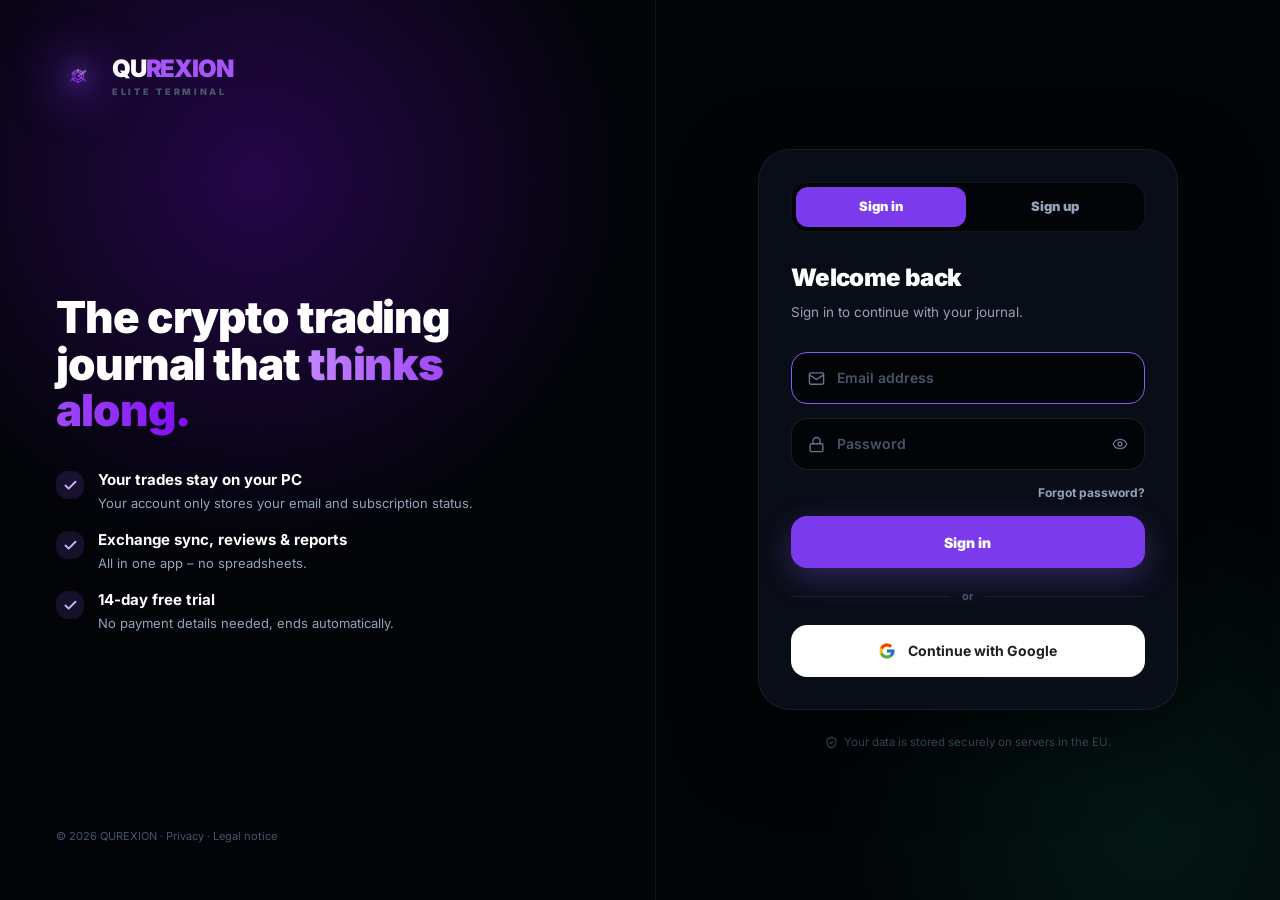
<file: index.html>
<!DOCTYPE html>
<html lang="de">
  <head>
  <meta http-equiv="Content-Security-Policy" content="default-src 'self'; script-src 'self' https://s3.tradingview.com; style-src 'self' 'unsafe-inline'; img-src 'self' data: blob: https:; font-src 'self' data:; connect-src 'self' https: wss://saqrxqanucedbwpsvhxl.supabase.co; frame-src https://*.tradingview.com https://*.tradingview-widget.com; worker-src 'self' blob:; media-src 'self' blob: data:; manifest-src 'self'; object-src 'none'; base-uri 'self'; form-action 'self'; upgrade-insecure-requests">
  <meta name="referrer" content="strict-origin-when-cross-origin">
    <meta charset="UTF-8" />
    <link rel="icon" type="image/png" href="/icon-192.png" />
    <link rel="manifest" href="/manifest.webmanifest" />
    <link rel="apple-touch-icon" href="/icon-192.png" />
    <meta name="theme-color" content="#020408" />
    <meta name="viewport" content="width=device-width, initial-scale=1.0, viewport-fit=cover" />
    <title>QUREXION – Krypto-Trading-Journal</title>
    <meta name="description" content="Das Krypto-Trading-Journal, das mitdenkt: Börsen-Sync, Nachbereitung, Berichte, Warnzentrale und KI-Coach." />
    <meta property="og:title" content="QUREXION – Krypto-Trading-Journal" />
    <meta property="og:description" content="Das Krypto-Trading-Journal, das mitdenkt." />
  <script type="module" crossorigin src="/assets/index-CdaFyKDK.js"></script>
  <link rel="stylesheet" crossorigin href="/assets/index-B-frkTI1.css">
</head>
  <body class="bg-mesh">
    <div id="root"></div>
  </body>
</html>
</file>
<file: assets/index-B-frkTI1.css>
@font-face{font-family:Inter;font-style:normal;font-display:swap;font-weight:400;src:url(/assets/inter-cyrillic-ext-400-normal-BQZuk6qB.woff2) format("woff2"),url(/assets/inter-cyrillic-ext-400-normal-DQukG94-.woff) format("woff");unicode-range:U+0460-052F,U+1C80-1C8A,U+20B4,U+2DE0-2DFF,U+A640-A69F,U+FE2E-FE2F}@font-face{font-family:Inter;font-style:normal;font-display:swap;font-weight:400;src:url(/assets/inter-cyrillic-400-normal-obahsSVq.woff2) format("woff2"),url(/assets/inter-cyrillic-400-normal-HOLc17fK.woff) format("woff");unicode-range:U+0301,U+0400-045F,U+0490-0491,U+04B0-04B1,U+2116}@font-face{font-family:Inter;font-style:normal;font-display:swap;font-weight:400;src:url(/assets/inter-greek-ext-400-normal-DGGRlc-M.woff2) format("woff2"),url(/assets/inter-greek-ext-400-normal-KugGGMne.woff) format("woff");unicode-range:U+1F00-1FFF}@font-face{font-family:Inter;font-style:normal;font-display:swap;font-weight:400;src:url(/assets/inter-greek-400-normal-B4URO6DV.woff2) format("woff2"),url(/assets/inter-greek-400-normal-q2sYcFCs.woff) format("woff");unicode-range:U+0370-0377,U+037A-037F,U+0384-038A,U+038C,U+038E-03A1,U+03A3-03FF}@font-face{font-family:Inter;font-style:normal;font-display:swap;font-weight:400;src:url(/assets/inter-vietnamese-400-normal-DMkecbls.woff2) format("woff2"),url(/assets/inter-vietnamese-400-normal-Bbgyi5SW.woff) format("woff");unicode-range:U+0102-0103,U+0110-0111,U+0128-0129,U+0168-0169,U+01A0-01A1,U+01AF-01B0,U+0300-0301,U+0303-0304,U+0308-0309,U+0323,U+0329,U+1EA0-1EF9,U+20AB}@font-face{font-family:Inter;font-style:normal;font-display:swap;font-weight:400;src:url(/assets/inter-latin-ext-400-normal-C1nco2VV.woff2) format("woff2"),url(/assets/inter-latin-ext-400-normal-77YHD8bZ.woff) format("woff");unicode-range:U+0100-02BA,U+02BD-02C5,U+02C7-02CC,U+02CE-02D7,U+02DD-02FF,U+0304,U+0308,U+0329,U+1D00-1DBF,U+1E00-1E9F,U+1EF2-1EFF,U+2020,U+20A0-20AB,U+20AD-20C0,U+2113,U+2C60-2C7F,U+A720-A7FF}@font-face{font-family:Inter;font-style:normal;font-display:swap;font-weight:400;src:url(/assets/inter-latin-400-normal-C38fXH4l.woff2) format("woff2"),url(/assets/inter-latin-400-normal-CyCys3Eg.woff) format("woff");unicode-range:U+0000-00FF,U+0131,U+0152-0153,U+02BB-02BC,U+02C6,U+02DA,U+02DC,U+0304,U+0308,U+0329,U+2000-206F,U+20AC,U+2122,U+2191,U+2193,U+2212,U+2215,U+FEFF,U+FFFD}@font-face{font-family:Inter;font-style:normal;font-display:swap;font-weight:500;src:url(/assets/inter-cyrillic-ext-500-normal-B0yAr1jD.woff2) format("woff2"),url(/assets/inter-cyrillic-ext-500-normal-BmqWE9Dz.woff) format("woff");unicode-range:U+0460-052F,U+1C80-1C8A,U+20B4,U+2DE0-2DFF,U+A640-A69F,U+FE2E-FE2F}@font-face{font-family:Inter;font-style:normal;font-display:swap;font-weight:500;src:url(/assets/inter-cyrillic-500-normal-BasfLYem.woff2) format("woff2"),url(/assets/inter-cyrillic-500-normal-CxZf_p3X.woff) format("woff");unicode-range:U+0301,U+0400-045F,U+0490-0491,U+04B0-04B1,U+2116}@font-face{font-family:Inter;font-style:normal;font-display:swap;font-weight:500;src:url(/assets/inter-greek-ext-500-normal-C4iEst2y.woff2) format("woff2"),url(/assets/inter-greek-ext-500-normal-2j5mBUwD.woff) format("woff");unicode-range:U+1F00-1FFF}@font-face{font-family:Inter;font-style:normal;font-display:swap;font-weight:500;src:url(/assets/inter-greek-500-normal-BIZE56-Y.woff2) format("woff2"),url(/assets/inter-greek-500-normal-Xzm54t5V.woff) format("woff");unicode-range:U+0370-0377,U+037A-037F,U+0384-038A,U+038C,U+038E-03A1,U+03A3-03FF}@font-face{font-family:Inter;font-style:normal;font-display:swap;font-weight:500;src:url(/assets/inter-vietnamese-500-normal-DOriooB6.woff2) format("woff2"),url(/assets/inter-vietnamese-500-normal-mJboJaSs.woff) format("woff");unicode-range:U+0102-0103,U+0110-0111,U+0128-0129,U+0168-0169,U+01A0-01A1,U+01AF-01B0,U+0300-0301,U+0303-0304,U+0308-0309,U+0323,U+0329,U+1EA0-1EF9,U+20AB}@font-face{font-family:Inter;font-style:normal;font-display:swap;font-weight:500;src:url(/assets/inter-latin-ext-500-normal-CV4jyFjo.woff2) format("woff2"),url(/assets/inter-latin-ext-500-normal-BxGbmqWO.woff) format("woff");unicode-range:U+0100-02BA,U+02BD-02C5,U+02C7-02CC,U+02CE-02D7,U+02DD-02FF,U+0304,U+0308,U+0329,U+1D00-1DBF,U+1E00-1E9F,U+1EF2-1EFF,U+2020,U+20A0-20AB,U+20AD-20C0,U+2113,U+2C60-2C7F,U+A720-A7FF}@font-face{font-family:Inter;font-style:normal;font-display:swap;font-weight:500;src:url(/assets/inter-latin-500-normal-Cerq10X2.woff2) format("woff2"),url(/assets/inter-latin-500-normal-BL9OpVg8.woff) format("woff");unicode-range:U+0000-00FF,U+0131,U+0152-0153,U+02BB-02BC,U+02C6,U+02DA,U+02DC,U+0304,U+0308,U+0329,U+2000-206F,U+20AC,U+2122,U+2191,U+2193,U+2212,U+2215,U+FEFF,U+FFFD}@font-face{font-family:Inter;font-style:normal;font-display:swap;font-weight:600;src:url(/assets/inter-cyrillic-ext-600-normal-Dfes3d0z.woff2) format("woff2"),url(/assets/inter-cyrillic-ext-600-normal-Bcila6Z-.woff) format("woff");unicode-range:U+0460-052F,U+1C80-1C8A,U+20B4,U+2DE0-2DFF,U+A640-A69F,U+FE2E-FE2F}@font-face{font-family:Inter;font-style:normal;font-display:swap;font-weight:600;src:url(/assets/inter-cyrillic-600-normal-CWCymEST.woff2) format("woff2"),url(/assets/inter-cyrillic-600-normal-4D_pXhcN.woff) format("woff");unicode-range:U+0301,U+0400-045F,U+0490-0491,U+04B0-04B1,U+2116}@font-face{font-family:Inter;font-style:normal;font-display:swap;font-weight:600;src:url(/assets/inter-greek-ext-600-normal-DRtmH8MT.woff2) format("woff2"),url(/assets/inter-greek-ext-600-normal-B8X0CLgF.woff) format("woff");unicode-range:U+1F00-1FFF}@font-face{font-family:Inter;font-style:normal;font-display:swap;font-weight:600;src:url(/assets/inter-greek-600-normal-plRanbMR.woff2) format("woff2"),url(/assets/inter-greek-600-normal-BZpKdvQh.woff) format("woff");unicode-range:U+0370-0377,U+037A-037F,U+0384-038A,U+038C,U+038E-03A1,U+03A3-03FF}@font-face{font-family:Inter;font-style:normal;font-display:swap;font-weight:600;src:url(/assets/inter-vietnamese-600-normal-Cc8MFFhd.woff2) format("woff2"),url(/assets/inter-vietnamese-600-normal-BuLX-rYi.woff) format("woff");unicode-range:U+0102-0103,U+0110-0111,U+0128-0129,U+0168-0169,U+01A0-01A1,U+01AF-01B0,U+0300-0301,U+0303-0304,U+0308-0309,U+0323,U+0329,U+1EA0-1EF9,U+20AB}@font-face{font-family:Inter;font-style:normal;font-display:swap;font-weight:600;src:url(/assets/inter-latin-ext-600-normal-D2bJ5OIk.woff2) format("woff2"),url(/assets/inter-latin-ext-600-normal-CIVaiw4L.woff) format("woff");unicode-range:U+0100-02BA,U+02BD-02C5,U+02C7-02CC,U+02CE-02D7,U+02DD-02FF,U+0304,U+0308,U+0329,U+1D00-1DBF,U+1E00-1E9F,U+1EF2-1EFF,U+2020,U+20A0-20AB,U+20AD-20C0,U+2113,U+2C60-2C7F,U+A720-A7FF}@font-face{font-family:Inter;font-style:normal;font-display:swap;font-weight:600;src:url(/assets/inter-latin-600-normal-LgqL8muc.woff2) format("woff2"),url(/assets/inter-latin-600-normal-CiBQ2DWP.woff) format("woff");unicode-range:U+0000-00FF,U+0131,U+0152-0153,U+02BB-02BC,U+02C6,U+02DA,U+02DC,U+0304,U+0308,U+0329,U+2000-206F,U+20AC,U+2122,U+2191,U+2193,U+2212,U+2215,U+FEFF,U+FFFD}@font-face{font-family:Inter;font-style:normal;font-display:swap;font-weight:700;src:url(/assets/inter-cyrillic-ext-700-normal-BjwYoWNd.woff2) format("woff2"),url(/assets/inter-cyrillic-ext-700-normal-LO58E6JB.woff) format("woff");unicode-range:U+0460-052F,U+1C80-1C8A,U+20B4,U+2DE0-2DFF,U+A640-A69F,U+FE2E-FE2F}@font-face{font-family:Inter;font-style:normal;font-display:swap;font-weight:700;src:url(/assets/inter-cyrillic-700-normal-CjBOestx.woff2) format("woff2"),url(/assets/inter-cyrillic-700-normal-DrXBdSj3.woff) format("woff");unicode-range:U+0301,U+0400-045F,U+0490-0491,U+04B0-04B1,U+2116}@font-face{font-family:Inter;font-style:normal;font-display:swap;font-weight:700;src:url(/assets/inter-greek-ext-700-normal-qfdV9bQt.woff2) format("woff2"),url(/assets/inter-greek-ext-700-normal-BoQ6DsYi.woff) format("woff");unicode-range:U+1F00-1FFF}@font-face{font-family:Inter;font-style:normal;font-display:swap;font-weight:700;src:url(/assets/inter-greek-700-normal-C3JjAnD8.woff2) format("woff2"),url(/assets/inter-greek-700-normal-BUv2fZ6O.woff) format("woff");unicode-range:U+0370-0377,U+037A-037F,U+0384-038A,U+038C,U+038E-03A1,U+03A3-03FF}@font-face{font-family:Inter;font-style:normal;font-display:swap;font-weight:700;src:url(/assets/inter-vietnamese-700-normal-DlLaEgI2.woff2) format("woff2"),url(/assets/inter-vietnamese-700-normal-BZaoP0fm.woff) format("woff");unicode-range:U+0102-0103,U+0110-0111,U+0128-0129,U+0168-0169,U+01A0-01A1,U+01AF-01B0,U+0300-0301,U+0303-0304,U+0308-0309,U+0323,U+0329,U+1EA0-1EF9,U+20AB}@font-face{font-family:Inter;font-style:normal;font-display:swap;font-weight:700;src:url(/assets/inter-latin-ext-700-normal-Ca8adRJv.woff2) format("woff2"),url(/assets/inter-latin-ext-700-normal-TidjK2hL.woff) format("woff");unicode-range:U+0100-02BA,U+02BD-02C5,U+02C7-02CC,U+02CE-02D7,U+02DD-02FF,U+0304,U+0308,U+0329,U+1D00-1DBF,U+1E00-1E9F,U+1EF2-1EFF,U+2020,U+20A0-20AB,U+20AD-20C0,U+2113,U+2C60-2C7F,U+A720-A7FF}@font-face{font-family:Inter;font-style:normal;font-display:swap;font-weight:700;src:url(/assets/inter-latin-700-normal-Yt3aPRUw.woff2) format("woff2"),url(/assets/inter-latin-700-normal-BLAVimhd.woff) format("woff");unicode-range:U+0000-00FF,U+0131,U+0152-0153,U+02BB-02BC,U+02C6,U+02DA,U+02DC,U+0304,U+0308,U+0329,U+2000-206F,U+20AC,U+2122,U+2191,U+2193,U+2212,U+2215,U+FEFF,U+FFFD}@font-face{font-family:Inter;font-style:normal;font-display:swap;font-weight:800;src:url(/assets/inter-cyrillic-ext-800-normal-BZOjs1Xv.woff2) format("woff2"),url(/assets/inter-cyrillic-ext-800-normal-Ca-gJeZY.woff) format("woff");unicode-range:U+0460-052F,U+1C80-1C8A,U+20B4,U+2DE0-2DFF,U+A640-A69F,U+FE2E-FE2F}@font-face{font-family:Inter;font-style:normal;font-display:swap;font-weight:800;src:url(/assets/inter-cyrillic-800-normal-C7MGvYyJ.woff2) format("woff2"),url(/assets/inter-cyrillic-800-normal-CCHyn08d.woff) format("woff");unicode-range:U+0301,U+0400-045F,U+0490-0491,U+04B0-04B1,U+2116}@font-face{font-family:Inter;font-style:normal;font-display:swap;font-weight:800;src:url(/assets/inter-greek-ext-800-normal-B--PVpEC.woff2) format("woff2"),url(/assets/inter-greek-ext-800-normal-DUe57HfS.woff) format("woff");unicode-range:U+1F00-1FFF}@font-face{font-family:Inter;font-style:normal;font-display:swap;font-weight:800;src:url(/assets/inter-greek-800-normal-CLIouy3y.woff2) format("woff2"),url(/assets/inter-greek-800-normal-BU00tryP.woff) format("woff");unicode-range:U+0370-0377,U+037A-037F,U+0384-038A,U+038C,U+038E-03A1,U+03A3-03FF}@font-face{font-family:Inter;font-style:normal;font-display:swap;font-weight:800;src:url(/assets/inter-vietnamese-800-normal-Cm7tD1pz.woff2) format("woff2"),url(/assets/inter-vietnamese-800-normal-DDlpr_Ee.woff) format("woff");unicode-range:U+0102-0103,U+0110-0111,U+0128-0129,U+0168-0169,U+01A0-01A1,U+01AF-01B0,U+0300-0301,U+0303-0304,U+0308-0309,U+0323,U+0329,U+1EA0-1EF9,U+20AB}@font-face{font-family:Inter;font-style:normal;font-display:swap;font-weight:800;src:url(/assets/inter-latin-ext-800-normal-DZJjya6U.woff2) format("woff2"),url(/assets/inter-latin-ext-800-normal-BOMpwxm3.woff) format("woff");unicode-range:U+0100-02BA,U+02BD-02C5,U+02C7-02CC,U+02CE-02D7,U+02DD-02FF,U+0304,U+0308,U+0329,U+1D00-1DBF,U+1E00-1E9F,U+1EF2-1EFF,U+2020,U+20A0-20AB,U+20AD-20C0,U+2113,U+2C60-2C7F,U+A720-A7FF}@font-face{font-family:Inter;font-style:normal;font-display:swap;font-weight:800;src:url(/assets/inter-latin-800-normal-BYj_oED-.woff2) format("woff2"),url(/assets/inter-latin-800-normal-D1mf63XC.woff) format("woff");unicode-range:U+0000-00FF,U+0131,U+0152-0153,U+02BB-02BC,U+02C6,U+02DA,U+02DC,U+0304,U+0308,U+0329,U+2000-206F,U+20AC,U+2122,U+2191,U+2193,U+2212,U+2215,U+FEFF,U+FFFD}@font-face{font-family:Inter;font-style:normal;font-display:swap;font-weight:900;src:url(/assets/inter-cyrillic-ext-900-normal-buRuWz4h.woff2) format("woff2"),url(/assets/inter-cyrillic-ext-900-normal-BUlv-ou0.woff) format("woff");unicode-range:U+0460-052F,U+1C80-1C8A,U+20B4,U+2DE0-2DFF,U+A640-A69F,U+FE2E-FE2F}@font-face{font-family:Inter;font-style:normal;font-display:swap;font-weight:900;src:url(/assets/inter-cyrillic-900-normal-CjyCg421.woff2) format("woff2"),url(/assets/inter-cyrillic-900-normal-BAVML7y5.woff) format("woff");unicode-range:U+0301,U+0400-045F,U+0490-0491,U+04B0-04B1,U+2116}@font-face{font-family:Inter;font-style:normal;font-display:swap;font-weight:900;src:url(/assets/inter-greek-ext-900-normal-voj7phVX.woff2) format("woff2"),url(/assets/inter-greek-ext-900-normal-LVqH4fM3.woff) format("woff");unicode-range:U+1F00-1FFF}@font-face{font-family:Inter;font-style:normal;font-display:swap;font-weight:900;src:url(/assets/inter-greek-900-normal-Clii5heL.woff2) format("woff2"),url(/assets/inter-greek-900-normal-7n5hB3DA.woff) format("woff");unicode-range:U+0370-0377,U+037A-037F,U+0384-038A,U+038C,U+038E-03A1,U+03A3-03FF}@font-face{font-family:Inter;font-style:normal;font-display:swap;font-weight:900;src:url(/assets/inter-vietnamese-900-normal-C4P836tE.woff2) format("woff2"),url(/assets/inter-vietnamese-900-normal-DBSPUrC7.woff) format("woff");unicode-range:U+0102-0103,U+0110-0111,U+0128-0129,U+0168-0169,U+01A0-01A1,U+01AF-01B0,U+0300-0301,U+0303-0304,U+0308-0309,U+0323,U+0329,U+1EA0-1EF9,U+20AB}@font-face{font-family:Inter;font-style:normal;font-display:swap;font-weight:900;src:url(/assets/inter-latin-ext-900-normal-ty8Tfvw5.woff2) format("woff2"),url(/assets/inter-latin-ext-900-normal-DG9wZIMw.woff) format("woff");unicode-range:U+0100-02BA,U+02BD-02C5,U+02C7-02CC,U+02CE-02D7,U+02DD-02FF,U+0304,U+0308,U+0329,U+1D00-1DBF,U+1E00-1E9F,U+1EF2-1EFF,U+2020,U+20A0-20AB,U+20AD-20C0,U+2113,U+2C60-2C7F,U+A720-A7FF}@font-face{font-family:Inter;font-style:normal;font-display:swap;font-weight:900;src:url(/assets/inter-latin-900-normal-D4nM5aha.woff2) format("woff2"),url(/assets/inter-latin-900-normal-EUCDUbiG.woff) format("woff");unicode-range:U+0000-00FF,U+0131,U+0152-0153,U+02BB-02BC,U+02C6,U+02DA,U+02DC,U+0304,U+0308,U+0329,U+2000-206F,U+20AC,U+2122,U+2191,U+2193,U+2212,U+2215,U+FEFF,U+FFFD}@font-face{font-family:Space Grotesk;font-style:normal;font-display:swap;font-weight:300;src:url(/assets/space-grotesk-vietnamese-300-normal-B9OJnXKM.woff2) format("woff2"),url(/assets/space-grotesk-vietnamese-300-normal-F-NWLUie.woff) format("woff");unicode-range:U+0102-0103,U+0110-0111,U+0128-0129,U+0168-0169,U+01A0-01A1,U+01AF-01B0,U+0300-0301,U+0303-0304,U+0308-0309,U+0323,U+0329,U+1EA0-1EF9,U+20AB}@font-face{font-family:Space Grotesk;font-style:normal;font-display:swap;font-weight:300;src:url(/assets/space-grotesk-latin-ext-300-normal-4ZO_JR7W.woff2) format("woff2"),url(/assets/space-grotesk-latin-ext-300-normal-CxWNGEn7.woff) format("woff");unicode-range:U+0100-02BA,U+02BD-02C5,U+02C7-02CC,U+02CE-02D7,U+02DD-02FF,U+0304,U+0308,U+0329,U+1D00-1DBF,U+1E00-1E9F,U+1EF2-1EFF,U+2020,U+20A0-20AB,U+20AD-20C0,U+2113,U+2C60-2C7F,U+A720-A7FF}@font-face{font-family:Space Grotesk;font-style:normal;font-display:swap;font-weight:300;src:url(/assets/space-grotesk-latin-300-normal-DiSf0yqz.woff2) format("woff2"),url(/assets/space-grotesk-latin-300-normal-Byd1NLsn.woff) format("woff");unicode-range:U+0000-00FF,U+0131,U+0152-0153,U+02BB-02BC,U+02C6,U+02DA,U+02DC,U+0304,U+0308,U+0329,U+2000-206F,U+20AC,U+2122,U+2191,U+2193,U+2212,U+2215,U+FEFF,U+FFFD}@font-face{font-family:Space Grotesk;font-style:normal;font-display:swap;font-weight:400;src:url(/assets/space-grotesk-vietnamese-400-normal-B7xT_GF5.woff2) format("woff2"),url(/assets/space-grotesk-vietnamese-400-normal-BIWiOVfw.woff) format("woff");unicode-range:U+0102-0103,U+0110-0111,U+0128-0129,U+0168-0169,U+01A0-01A1,U+01AF-01B0,U+0300-0301,U+0303-0304,U+0308-0309,U+0323,U+0329,U+1EA0-1EF9,U+20AB}@font-face{font-family:Space Grotesk;font-style:normal;font-display:swap;font-weight:400;src:url(/assets/space-grotesk-latin-ext-400-normal-CfP_5XZW.woff2) format("woff2"),url(/assets/space-grotesk-latin-ext-400-normal-DRPE3kg4.woff) format("woff");unicode-range:U+0100-02BA,U+02BD-02C5,U+02C7-02CC,U+02CE-02D7,U+02DD-02FF,U+0304,U+0308,U+0329,U+1D00-1DBF,U+1E00-1E9F,U+1EF2-1EFF,U+2020,U+20A0-20AB,U+20AD-20C0,U+2113,U+2C60-2C7F,U+A720-A7FF}@font-face{font-family:Space Grotesk;font-style:normal;font-display:swap;font-weight:400;src:url(/assets/space-grotesk-latin-400-normal-CJ-V5oYT.woff2) format("woff2"),url(/assets/space-grotesk-latin-400-normal-BnQMeOim.woff) format("woff");unicode-range:U+0000-00FF,U+0131,U+0152-0153,U+02BB-02BC,U+02C6,U+02DA,U+02DC,U+0304,U+0308,U+0329,U+2000-206F,U+20AC,U+2122,U+2191,U+2193,U+2212,U+2215,U+FEFF,U+FFFD}@font-face{font-family:Space Grotesk;font-style:normal;font-display:swap;font-weight:500;src:url(/assets/space-grotesk-vietnamese-500-normal-BmEvtly_.woff2) format("woff2"),url(/assets/space-grotesk-vietnamese-500-normal-BTqKIpxg.woff) format("woff");unicode-range:U+0102-0103,U+0110-0111,U+0128-0129,U+0168-0169,U+01A0-01A1,U+01AF-01B0,U+0300-0301,U+0303-0304,U+0308-0309,U+0323,U+0329,U+1EA0-1EF9,U+20AB}@font-face{font-family:Space Grotesk;font-style:normal;font-display:swap;font-weight:500;src:url(/assets/space-grotesk-latin-ext-500-normal-DUe3BAxM.woff2) format("woff2"),url(/assets/space-grotesk-latin-ext-500-normal-3dgZTiw9.woff) format("woff");unicode-range:U+0100-02BA,U+02BD-02C5,U+02C7-02CC,U+02CE-02D7,U+02DD-02FF,U+0304,U+0308,U+0329,U+1D00-1DBF,U+1E00-1E9F,U+1EF2-1EFF,U+2020,U+20A0-20AB,U+20AD-20C0,U+2113,U+2C60-2C7F,U+A720-A7FF}@font-face{font-family:Space Grotesk;font-style:normal;font-display:swap;font-weight:500;src:url(/assets/space-grotesk-latin-500-normal-lFbtlQH6.woff2) format("woff2"),url(/assets/space-grotesk-latin-500-normal-CNSSEhBt.woff) format("woff");unicode-range:U+0000-00FF,U+0131,U+0152-0153,U+02BB-02BC,U+02C6,U+02DA,U+02DC,U+0304,U+0308,U+0329,U+2000-206F,U+20AC,U+2122,U+2191,U+2193,U+2212,U+2215,U+FEFF,U+FFFD}@font-face{font-family:Space Grotesk;font-style:normal;font-display:swap;font-weight:600;src:url(/assets/space-grotesk-vietnamese-600-normal-DUi7WF5p.woff2) format("woff2"),url(/assets/space-grotesk-vietnamese-600-normal-D6zpsUhD.woff) format("woff");unicode-range:U+0102-0103,U+0110-0111,U+0128-0129,U+0168-0169,U+01A0-01A1,U+01AF-01B0,U+0300-0301,U+0303-0304,U+0308-0309,U+0323,U+0329,U+1EA0-1EF9,U+20AB}@font-face{font-family:Space Grotesk;font-style:normal;font-display:swap;font-weight:600;src:url(/assets/space-grotesk-latin-ext-600-normal-DxxdqCpr.woff2) format("woff2"),url(/assets/space-grotesk-latin-ext-600-normal-VcznFIpX.woff) format("woff");unicode-range:U+0100-02BA,U+02BD-02C5,U+02C7-02CC,U+02CE-02D7,U+02DD-02FF,U+0304,U+0308,U+0329,U+1D00-1DBF,U+1E00-1E9F,U+1EF2-1EFF,U+2020,U+20A0-20AB,U+20AD-20C0,U+2113,U+2C60-2C7F,U+A720-A7FF}@font-face{font-family:Space Grotesk;font-style:normal;font-display:swap;font-weight:600;src:url(/assets/space-grotesk-latin-600-normal-DjKNqYRj.woff2) format("woff2"),url(/assets/space-grotesk-latin-600-normal-BflQw4A9.woff) format("woff");unicode-range:U+0000-00FF,U+0131,U+0152-0153,U+02BB-02BC,U+02C6,U+02DA,U+02DC,U+0304,U+0308,U+0329,U+2000-206F,U+20AC,U+2122,U+2191,U+2193,U+2212,U+2215,U+FEFF,U+FFFD}@font-face{font-family:Space Grotesk;font-style:normal;font-display:swap;font-weight:700;src:url(/assets/space-grotesk-vietnamese-700-normal-DMty7AZE.woff2) format("woff2"),url(/assets/space-grotesk-vietnamese-700-normal-Duxec5Rn.woff) format("woff");unicode-range:U+0102-0103,U+0110-0111,U+0128-0129,U+0168-0169,U+01A0-01A1,U+01AF-01B0,U+0300-0301,U+0303-0304,U+0308-0309,U+0323,U+0329,U+1EA0-1EF9,U+20AB}@font-face{font-family:Space Grotesk;font-style:normal;font-display:swap;font-weight:700;src:url(/assets/space-grotesk-latin-ext-700-normal-BQnZhY3m.woff2) format("woff2"),url(/assets/space-grotesk-latin-ext-700-normal-HVCqSBdx.woff) format("woff");unicode-range:U+0100-02BA,U+02BD-02C5,U+02C7-02CC,U+02CE-02D7,U+02DD-02FF,U+0304,U+0308,U+0329,U+1D00-1DBF,U+1E00-1E9F,U+1EF2-1EFF,U+2020,U+20A0-20AB,U+20AD-20C0,U+2113,U+2C60-2C7F,U+A720-A7FF}@font-face{font-family:Space Grotesk;font-style:normal;font-display:swap;font-weight:700;src:url(/assets/space-grotesk-latin-700-normal-RjhwGPKo.woff2) format("woff2"),url(/assets/space-grotesk-latin-700-normal-CwsQ-cCU.woff) format("woff");unicode-range:U+0000-00FF,U+0131,U+0152-0153,U+02BB-02BC,U+02C6,U+02DA,U+02DC,U+0304,U+0308,U+0329,U+2000-206F,U+20AC,U+2122,U+2191,U+2193,U+2212,U+2215,U+FEFF,U+FFFD}@font-face{font-family:JetBrains Mono;font-style:normal;font-display:swap;font-weight:500;src:url([data-uri]) format("woff2"),url([data-uri]) format("woff");unicode-range:U+0460-052F,U+1C80-1C8A,U+20B4,U+2DE0-2DFF,U+A640-A69F,U+FE2E-FE2F}@font-face{font-family:JetBrains Mono;font-style:normal;font-display:swap;font-weight:500;src:url(/assets/jetbrains-mono-cyrillic-500-normal-DmUKJPL_.woff2) format("woff2"),url(/assets/jetbrains-mono-cyrillic-500-normal-DJqRU3vO.woff) format("woff");unicode-range:U+0301,U+0400-045F,U+0490-0491,U+04B0-04B1,U+2116}@font-face{font-family:JetBrains Mono;font-style:normal;font-display:swap;font-weight:500;src:url(/assets/jetbrains-mono-greek-500-normal-JpySY46c.woff2) format("woff2"),url(/assets/jetbrains-mono-greek-500-normal-D7SFKleX.woff) format("woff");unicode-range:U+0370-0377,U+037A-037F,U+0384-038A,U+038C,U+038E-03A1,U+03A3-03FF}@font-face{font-family:JetBrains Mono;font-style:normal;font-display:swap;font-weight:500;src:url([data-uri]) format("woff2"),url(/assets/jetbrains-mono-vietnamese-500-normal-DNRqzVM1.woff) format("woff");unicode-range:U+0102-0103,U+0110-0111,U+0128-0129,U+0168-0169,U+01A0-01A1,U+01AF-01B0,U+0300-0301,U+0303-0304,U+0308-0309,U+0323,U+0329,U+1EA0-1EF9,U+20AB}@font-face{font-family:JetBrains Mono;font-style:normal;font-display:swap;font-weight:500;src:url(/assets/jetbrains-mono-latin-ext-500-normal-Cut-4mMH.woff2) format("woff2"),url(/assets/jetbrains-mono-latin-ext-500-normal-ckzbgY84.woff) format("woff");unicode-range:U+0100-02BA,U+02BD-02C5,U+02C7-02CC,U+02CE-02D7,U+02DD-02FF,U+0304,U+0308,U+0329,U+1D00-1DBF,U+1E00-1E9F,U+1EF2-1EFF,U+2020,U+20A0-20AB,U+20AD-20C0,U+2113,U+2C60-2C7F,U+A720-A7FF}@font-face{font-family:JetBrains Mono;font-style:normal;font-display:swap;font-weight:500;src:url(/assets/jetbrains-mono-latin-500-normal-BWZEU5yA.woff2) format("woff2"),url(/assets/jetbrains-mono-latin-500-normal-CJOVTJB7.woff) format("woff");unicode-range:U+0000-00FF,U+0131,U+0152-0153,U+02BB-02BC,U+02C6,U+02DA,U+02DC,U+0304,U+0308,U+0329,U+2000-206F,U+20AC,U+2122,U+2191,U+2193,U+2212,U+2215,U+FEFF,U+FFFD}@font-face{font-family:JetBrains Mono;font-style:normal;font-display:swap;font-weight:700;src:url([data-uri]) format("woff2"),url([data-uri]) format("woff");unicode-range:U+0460-052F,U+1C80-1C8A,U+20B4,U+2DE0-2DFF,U+A640-A69F,U+FE2E-FE2F}@font-face{font-family:JetBrains Mono;font-style:normal;font-display:swap;font-weight:700;src:url(/assets/jetbrains-mono-cyrillic-700-normal-BWTpRfYl.woff2) format("woff2"),url(/assets/jetbrains-mono-cyrillic-700-normal-CEoEElIJ.woff) format("woff");unicode-range:U+0301,U+0400-045F,U+0490-0491,U+04B0-04B1,U+2116}@font-face{font-family:JetBrains Mono;font-style:normal;font-display:swap;font-weight:700;src:url(/assets/jetbrains-mono-greek-700-normal-C6CZE3T8.woff2) format("woff2"),url(/assets/jetbrains-mono-greek-700-normal-DEigVDxa.woff) format("woff");unicode-range:U+0370-0377,U+037A-037F,U+0384-038A,U+038C,U+038E-03A1,U+03A3-03FF}@font-face{font-family:JetBrains Mono;font-style:normal;font-display:swap;font-weight:700;src:url([data-uri]) format("woff2"),url(/assets/jetbrains-mono-vietnamese-700-normal-BDLVIk2r.woff) format("woff");unicode-range:U+0102-0103,U+0110-0111,U+0128-0129,U+0168-0169,U+01A0-01A1,U+01AF-01B0,U+0300-0301,U+0303-0304,U+0308-0309,U+0323,U+0329,U+1EA0-1EF9,U+20AB}@font-face{font-family:JetBrains Mono;font-style:normal;font-display:swap;font-weight:700;src:url(/assets/jetbrains-mono-latin-ext-700-normal-CZipNAKV.woff2) format("woff2"),url(/assets/jetbrains-mono-latin-ext-700-normal-CxPITLHs.woff) format("woff");unicode-range:U+0100-02BA,U+02BD-02C5,U+02C7-02CC,U+02CE-02D7,U+02DD-02FF,U+0304,U+0308,U+0329,U+1D00-1DBF,U+1E00-1E9F,U+1EF2-1EFF,U+2020,U+20A0-20AB,U+20AD-20C0,U+2113,U+2C60-2C7F,U+A720-A7FF}@font-face{font-family:JetBrains Mono;font-style:normal;font-display:swap;font-weight:700;src:url(/assets/jetbrains-mono-latin-700-normal-BYuf6tUa.woff2) format("woff2"),url(/assets/jetbrains-mono-latin-700-normal-D3wTyLJW.woff) format("woff");unicode-range:U+0000-00FF,U+0131,U+0152-0153,U+02BB-02BC,U+02C6,U+02DA,U+02DC,U+0304,U+0308,U+0329,U+2000-206F,U+20AC,U+2122,U+2191,U+2193,U+2212,U+2215,U+FEFF,U+FFFD}@font-face{font-family:JetBrains Mono;font-style:normal;font-display:swap;font-weight:800;src:url([data-uri]) format("woff2"),url([data-uri]) format("woff");unicode-range:U+0460-052F,U+1C80-1C8A,U+20B4,U+2DE0-2DFF,U+A640-A69F,U+FE2E-FE2F}@font-face{font-family:JetBrains Mono;font-style:normal;font-display:swap;font-weight:800;src:url(/assets/jetbrains-mono-cyrillic-800-normal-ByBGbHIv.woff2) format("woff2"),url(/assets/jetbrains-mono-cyrillic-800-normal-B6A7wovd.woff) format("woff");unicode-range:U+0301,U+0400-045F,U+0490-0491,U+04B0-04B1,U+2116}@font-face{font-family:JetBrains Mono;font-style:normal;font-display:swap;font-weight:800;src:url(/assets/jetbrains-mono-greek-800-normal-CHF5NZ22.woff2) format("woff2"),url(/assets/jetbrains-mono-greek-800-normal-kI_3BVxX.woff) format("woff");unicode-range:U+0370-0377,U+037A-037F,U+0384-038A,U+038C,U+038E-03A1,U+03A3-03FF}@font-face{font-family:JetBrains Mono;font-style:normal;font-display:swap;font-weight:800;src:url([data-uri]) format("woff2"),url(/assets/jetbrains-mono-vietnamese-800-normal-PNBZwIr4.woff) format("woff");unicode-range:U+0102-0103,U+0110-0111,U+0128-0129,U+0168-0169,U+01A0-01A1,U+01AF-01B0,U+0300-0301,U+0303-0304,U+0308-0309,U+0323,U+0329,U+1EA0-1EF9,U+20AB}@font-face{font-family:JetBrains Mono;font-style:normal;font-display:swap;font-weight:800;src:url(/assets/jetbrains-mono-latin-ext-800-normal-M9NLV9AA.woff2) format("woff2"),url(/assets/jetbrains-mono-latin-ext-800-normal-BTI8MNNQ.woff) format("woff");unicode-range:U+0100-02BA,U+02BD-02C5,U+02C7-02CC,U+02CE-02D7,U+02DD-02FF,U+0304,U+0308,U+0329,U+1D00-1DBF,U+1E00-1E9F,U+1EF2-1EFF,U+2020,U+20A0-20AB,U+20AD-20C0,U+2113,U+2C60-2C7F,U+A720-A7FF}@font-face{font-family:JetBrains Mono;font-style:normal;font-display:swap;font-weight:800;src:url(/assets/jetbrains-mono-latin-800-normal-D2mQHRMK.woff2) format("woff2"),url(/assets/jetbrains-mono-latin-800-normal-Dj9qwObk.woff) format("woff");unicode-range:U+0000-00FF,U+0131,U+0152-0153,U+02BB-02BC,U+02C6,U+02DA,U+02DC,U+0304,U+0308,U+0329,U+2000-206F,U+20AC,U+2122,U+2191,U+2193,U+2212,U+2215,U+FEFF,U+FFFD}:root{--bg-main: #020408;--sidebar-bg: #0b0f1a;--accent: #8b5cf6;--primary: #7f0df2}body{margin:0;font-family:Inter,sans-serif;background-color:var(--bg-main);color:#f8fafc;overflow-x:hidden;scroll-behavior:smooth}.font-mono{font-family:"JetBrains+Mono",monospace}.font-display{font-family:Space Grotesk,sans-serif}.bg-mesh{background-color:#020408;background-image:radial-gradient(at 0% 0%,hsla(263,93%,15%,1) 0,transparent 50%),radial-gradient(at 100% 0%,hsla(270,95%,15%,1) 0,transparent 50%),radial-gradient(at 50% 100%,hsla(264,91%,10%,1) 0,transparent 50%);background-attachment:fixed}.glass-panel{background:#0b0f1a99;backdrop-filter:blur(16px);-webkit-backdrop-filter:blur(16px);border:1px solid rgba(255,255,255,.08)}.glass-card{background:#ffffff05;-webkit-backdrop-filter:blur(10px);backdrop-filter:blur(10px);border:1px solid rgba(127,13,242,.2);transition:all .4s cubic-bezier(.23,1,.32,1)}.glass-card:hover{border-color:#7f0df280;background:#ffffff0d;transform:translateY(-10px) scale(1.02);box-shadow:0 20px 40px #0006,0 0 30px #7f0df233}@keyframes float{0%,to{transform:translateY(0) rotate(0)}50%{transform:translateY(-20px) rotate(1deg)}}.animate-float{animation:float 6s ease-in-out infinite}@keyframes pulse-glow{0%,to{opacity:.5;filter:blur(40px)}50%{opacity:.8;filter:blur(60px)}}.glow-blob{animation:pulse-glow 8s ease-in-out infinite}.perspective-2000{perspective:2000px}.rotate-x-10{transform:rotateX(10deg)}::-webkit-scrollbar{width:8px}::-webkit-scrollbar-track{background:#020408}::-webkit-scrollbar-thumb{background:#311b47;border-radius:10px}::-webkit-scrollbar-thumb:hover{background:#7f0df2}.text-glow{text-shadow:0 0 20px rgba(139,92,246,.5)}*,:before,:after{--tw-border-spacing-x: 0;--tw-border-spacing-y: 0;--tw-translate-x: 0;--tw-translate-y: 0;--tw-rotate: 0;--tw-skew-x: 0;--tw-skew-y: 0;--tw-scale-x: 1;--tw-scale-y: 1;--tw-pan-x: ;--tw-pan-y: ;--tw-pinch-zoom: ;--tw-scroll-snap-strictness: proximity;--tw-gradient-from-position: ;--tw-gradient-via-position: ;--tw-gradient-to-position: ;--tw-ordinal: ;--tw-slashed-zero: ;--tw-numeric-figure: ;--tw-numeric-spacing: ;--tw-numeric-fraction: ;--tw-ring-inset: ;--tw-ring-offset-width: 0px;--tw-ring-offset-color: #fff;--tw-ring-color: rgb(59 130 246 / .5);--tw-ring-offset-shadow: 0 0 #0000;--tw-ring-shadow: 0 0 #0000;--tw-shadow: 0 0 #0000;--tw-shadow-colored: 0 0 #0000;--tw-blur: ;--tw-brightness: ;--tw-contrast: ;--tw-grayscale: ;--tw-hue-rotate: ;--tw-invert: ;--tw-saturate: ;--tw-sepia: ;--tw-drop-shadow: ;--tw-backdrop-blur: ;--tw-backdrop-brightness: ;--tw-backdrop-contrast: ;--tw-backdrop-grayscale: ;--tw-backdrop-hue-rotate: ;--tw-backdrop-invert: ;--tw-backdrop-opacity: ;--tw-backdrop-saturate: ;--tw-backdrop-sepia: ;--tw-contain-size: ;--tw-contain-layout: ;--tw-contain-paint: ;--tw-contain-style: }::backdrop{--tw-border-spacing-x: 0;--tw-border-spacing-y: 0;--tw-translate-x: 0;--tw-translate-y: 0;--tw-rotate: 0;--tw-skew-x: 0;--tw-skew-y: 0;--tw-scale-x: 1;--tw-scale-y: 1;--tw-pan-x: ;--tw-pan-y: ;--tw-pinch-zoom: ;--tw-scroll-snap-strictness: proximity;--tw-gradient-from-position: ;--tw-gradient-via-position: ;--tw-gradient-to-position: ;--tw-ordinal: ;--tw-slashed-zero: ;--tw-numeric-figure: ;--tw-numeric-spacing: ;--tw-numeric-fraction: ;--tw-ring-inset: ;--tw-ring-offset-width: 0px;--tw-ring-offset-color: #fff;--tw-ring-color: rgb(59 130 246 / .5);--tw-ring-offset-shadow: 0 0 #0000;--tw-ring-shadow: 0 0 #0000;--tw-shadow: 0 0 #0000;--tw-shadow-colored: 0 0 #0000;--tw-blur: ;--tw-brightness: ;--tw-contrast: ;--tw-grayscale: ;--tw-hue-rotate: ;--tw-invert: ;--tw-saturate: ;--tw-sepia: ;--tw-drop-shadow: ;--tw-backdrop-blur: ;--tw-backdrop-brightness: ;--tw-backdrop-contrast: ;--tw-backdrop-grayscale: ;--tw-backdrop-hue-rotate: ;--tw-backdrop-invert: ;--tw-backdrop-opacity: ;--tw-backdrop-saturate: ;--tw-backdrop-sepia: ;--tw-contain-size: ;--tw-contain-layout: ;--tw-contain-paint: ;--tw-contain-style: }*,:before,:after{box-sizing:border-box;border-width:0;border-style:solid;border-color:#e5e7eb}:before,:after{--tw-content: ""}html,:host{line-height:1.5;-webkit-text-size-adjust:100%;-moz-tab-size:4;-o-tab-size:4;tab-size:4;font-family:ui-sans-serif,system-ui,sans-serif,"Apple Color Emoji","Segoe UI Emoji",Segoe UI Symbol,"Noto Color Emoji";font-feature-settings:normal;font-variation-settings:normal;-webkit-tap-highlight-color:transparent}body{margin:0;line-height:inherit}hr{height:0;color:inherit;border-top-width:1px}abbr:where([title]){-webkit-text-decoration:underline dotted;text-decoration:underline dotted}h1,h2,h3,h4,h5,h6{font-size:inherit;font-weight:inherit}a{color:inherit;text-decoration:inherit}b,strong{font-weight:bolder}code,kbd,samp,pre{font-family:ui-monospace,SFMono-Regular,Menlo,Monaco,Consolas,Liberation Mono,Courier New,monospace;font-feature-settings:normal;font-variation-settings:normal;font-size:1em}small{font-size:80%}sub,sup{font-size:75%;line-height:0;position:relative;vertical-align:baseline}sub{bottom:-.25em}sup{top:-.5em}table{text-indent:0;border-color:inherit;border-collapse:collapse}button,input,optgroup,select,textarea{font-family:inherit;font-feature-settings:inherit;font-variation-settings:inherit;font-size:100%;font-weight:inherit;line-height:inherit;letter-spacing:inherit;color:inherit;margin:0;padding:0}button,select{text-transform:none}button,input:where([type=button]),input:where([type=reset]),input:where([type=submit]){-webkit-appearance:button;background-color:transparent;background-image:none}:-moz-focusring{outline:auto}:-moz-ui-invalid{box-shadow:none}progress{vertical-align:baseline}::-webkit-inner-spin-button,::-webkit-outer-spin-button{height:auto}[type=search]{-webkit-appearance:textfield;outline-offset:-2px}::-webkit-search-decoration{-webkit-appearance:none}::-webkit-file-upload-button{-webkit-appearance:button;font:inherit}summary{display:list-item}blockquote,dl,dd,h1,h2,h3,h4,h5,h6,hr,figure,p,pre{margin:0}fieldset{margin:0;padding:0}legend{padding:0}ol,ul,menu{list-style:none;margin:0;padding:0}dialog{padding:0}textarea{resize:vertical}input::-moz-placeholder,textarea::-moz-placeholder{opacity:1;color:#9ca3af}input::placeholder,textarea::placeholder{opacity:1;color:#9ca3af}button,[role=button]{cursor:pointer}:disabled{cursor:default}img,svg,video,canvas,audio,iframe,embed,object{display:block;vertical-align:middle}img,video{max-width:100%;height:auto}[hidden]:where(:not([hidden=until-found])){display:none}input:where([type=text]),input:where(:not([type])),input:where([type=email]),input:where([type=url]),input:where([type=password]),input:where([type=number]),input:where([type=date]),input:where([type=datetime-local]),input:where([type=month]),input:where([type=search]),input:where([type=tel]),input:where([type=time]),input:where([type=week]),select:where([multiple]),textarea,select{-webkit-appearance:none;-moz-appearance:none;appearance:none;background-color:#fff;border-color:#6b7280;border-width:1px;border-radius:0;padding:.5rem .75rem;font-size:1rem;line-height:1.5rem;--tw-shadow: 0 0 #0000}input:where([type=text]):focus,input:where(:not([type])):focus,input:where([type=email]):focus,input:where([type=url]):focus,input:where([type=password]):focus,input:where([type=number]):focus,input:where([type=date]):focus,input:where([type=datetime-local]):focus,input:where([type=month]):focus,input:where([type=search]):focus,input:where([type=tel]):focus,input:where([type=time]):focus,input:where([type=week]):focus,select:where([multiple]):focus,textarea:focus,select:focus{outline:2px solid transparent;outline-offset:2px;--tw-ring-inset: var(--tw-empty, );--tw-ring-offset-width: 0px;--tw-ring-offset-color: #fff;--tw-ring-color: #2563eb;--tw-ring-offset-shadow: var(--tw-ring-inset) 0 0 0 var(--tw-ring-offset-width) var(--tw-ring-offset-color);--tw-ring-shadow: var(--tw-ring-inset) 0 0 0 calc(1px + var(--tw-ring-offset-width)) var(--tw-ring-color);box-shadow:var(--tw-ring-offset-shadow),var(--tw-ring-shadow),var(--tw-shadow);border-color:#2563eb}input::-moz-placeholder,textarea::-moz-placeholder{color:#6b7280;opacity:1}input::placeholder,textarea::placeholder{color:#6b7280;opacity:1}::-webkit-datetime-edit-fields-wrapper{padding:0}::-webkit-date-and-time-value{min-height:1.5em;text-align:inherit}::-webkit-datetime-edit{display:inline-flex}::-webkit-datetime-edit,::-webkit-datetime-edit-year-field,::-webkit-datetime-edit-month-field,::-webkit-datetime-edit-day-field,::-webkit-datetime-edit-hour-field,::-webkit-datetime-edit-minute-field,::-webkit-datetime-edit-second-field,::-webkit-datetime-edit-millisecond-field,::-webkit-datetime-edit-meridiem-field{padding-top:0;padding-bottom:0}select{background-image:url("data:image/svg+xml,%3csvg xmlns='http://www.w3.org/2000/svg' fill='none' viewBox='0 0 20 20'%3e%3cpath stroke='%236b7280' stroke-linecap='round' stroke-linejoin='round' stroke-width='1.5' d='M6 8l4 4 4-4'/%3e%3c/svg%3e");background-position:right .5rem center;background-repeat:no-repeat;background-size:1.5em 1.5em;padding-right:2.5rem;-webkit-print-color-adjust:exact;print-color-adjust:exact}select:where([multiple]),select:where([size]:not([size="1"])){background-image:initial;background-position:initial;background-repeat:unset;background-size:initial;padding-right:.75rem;-webkit-print-color-adjust:unset;print-color-adjust:unset}input:where([type=checkbox]),input:where([type=radio]){-webkit-appearance:none;-moz-appearance:none;appearance:none;padding:0;-webkit-print-color-adjust:exact;print-color-adjust:exact;display:inline-block;vertical-align:middle;background-origin:border-box;-webkit-user-select:none;-moz-user-select:none;user-select:none;flex-shrink:0;height:1rem;width:1rem;color:#2563eb;background-color:#fff;border-color:#6b7280;border-width:1px;--tw-shadow: 0 0 #0000}input:where([type=checkbox]){border-radius:0}input:where([type=radio]){border-radius:100%}input:where([type=checkbox]):focus,input:where([type=radio]):focus{outline:2px solid transparent;outline-offset:2px;--tw-ring-inset: var(--tw-empty, );--tw-ring-offset-width: 2px;--tw-ring-offset-color: #fff;--tw-ring-color: #2563eb;--tw-ring-offset-shadow: var(--tw-ring-inset) 0 0 0 var(--tw-ring-offset-width) var(--tw-ring-offset-color);--tw-ring-shadow: var(--tw-ring-inset) 0 0 0 calc(2px + var(--tw-ring-offset-width)) var(--tw-ring-color);box-shadow:var(--tw-ring-offset-shadow),var(--tw-ring-shadow),var(--tw-shadow)}input:where([type=checkbox]):checked,input:where([type=radio]):checked{border-color:transparent;background-color:currentColor;background-size:100% 100%;background-position:center;background-repeat:no-repeat}input:where([type=checkbox]):checked{background-image:url("data:image/svg+xml,%3csvg viewBox='0 0 16 16' fill='white' xmlns='http://www.w3.org/2000/svg'%3e%3cpath d='M12.207 4.793a1 1 0 010 1.414l-5 5a1 1 0 01-1.414 0l-2-2a1 1 0 011.414-1.414L6.5 9.086l4.293-4.293a1 1 0 011.414 0z'/%3e%3c/svg%3e")}@media (forced-colors: active){input:where([type=checkbox]):checked{-webkit-appearance:auto;-moz-appearance:auto;appearance:auto}}input:where([type=radio]):checked{background-image:url("data:image/svg+xml,%3csvg viewBox='0 0 16 16' fill='white' xmlns='http://www.w3.org/2000/svg'%3e%3ccircle cx='8' cy='8' r='3'/%3e%3c/svg%3e")}@media (forced-colors: active){input:where([type=radio]):checked{-webkit-appearance:auto;-moz-appearance:auto;appearance:auto}}input:where([type=checkbox]):checked:hover,input:where([type=checkbox]):checked:focus,input:where([type=radio]):checked:hover,input:where([type=radio]):checked:focus{border-color:transparent;background-color:currentColor}input:where([type=checkbox]):indeterminate{background-image:url("data:image/svg+xml,%3csvg xmlns='http://www.w3.org/2000/svg' fill='none' viewBox='0 0 16 16'%3e%3cpath stroke='white' stroke-linecap='round' stroke-linejoin='round' stroke-width='2' d='M4 8h8'/%3e%3c/svg%3e");border-color:transparent;background-color:currentColor;background-size:100% 100%;background-position:center;background-repeat:no-repeat}@media (forced-colors: active){input:where([type=checkbox]):indeterminate{-webkit-appearance:auto;-moz-appearance:auto;appearance:auto}}input:where([type=checkbox]):indeterminate:hover,input:where([type=checkbox]):indeterminate:focus{border-color:transparent;background-color:currentColor}input:where([type=file]){background:unset;border-color:inherit;border-width:0;border-radius:0;padding:0;font-size:unset;line-height:inherit}input:where([type=file]):focus{outline:1px solid ButtonText;outline:1px auto -webkit-focus-ring-color}.sr-only{position:absolute;width:1px;height:1px;padding:0;margin:-1px;overflow:hidden;clip:rect(0,0,0,0);white-space:nowrap;border-width:0}.pointer-events-none{pointer-events:none}.visible{visibility:visible}.collapse{visibility:collapse}.static{position:static}.fixed{position:fixed}.absolute{position:absolute}.relative{position:relative}.sticky{position:sticky}.inset-0{top:0;right:0;bottom:0;left:0}.inset-2{top:.5rem;right:.5rem;bottom:.5rem;left:.5rem}.inset-x-0{left:0;right:0}.inset-y-0{top:0;bottom:0}.inset-y-1{top:.25rem;bottom:.25rem}.-bottom-1{bottom:-.25rem}.-bottom-20{bottom:-5rem}.-bottom-60{bottom:-15rem}.-bottom-\[35\%\]{bottom:-35%}.-left-16{left:-4rem}.-left-20{left:-5rem}.-left-40{left:-10rem}.-left-\[15\%\]{left:-15%}.-left-\[21px\]{left:-21px}.-right-1\.5{right:-.375rem}.-right-10{right:-2.5rem}.-right-16{right:-4rem}.-right-2{right:-.5rem}.-right-20{right:-5rem}.-right-24{right:-6rem}.-right-3\.5{right:-.875rem}.-right-40{right:-10rem}.-right-6{right:-1.5rem}.-right-\[20\%\]{right:-20%}.-top-1\.5{top:-.375rem}.-top-10{top:-2.5rem}.-top-16{top:-4rem}.-top-2{top:-.5rem}.-top-20{top:-5rem}.-top-24{top:-6rem}.-top-3{top:-.75rem}.-top-32{top:-8rem}.-top-40{top:-10rem}.-top-6{top:-1.5rem}.-top-\[30\%\]{top:-30%}.bottom-0{bottom:0}.bottom-10{bottom:2.5rem}.bottom-2{bottom:.5rem}.bottom-3{bottom:.75rem}.bottom-5{bottom:1.25rem}.bottom-6{bottom:1.5rem}.bottom-full{bottom:100%}.left-0{left:0}.left-0\.5{left:.125rem}.left-1{left:.25rem}.left-1\/2{left:50%}.left-10{left:2.5rem}.left-3{left:.75rem}.left-3\.5{left:.875rem}.left-4{left:1rem}.left-5{left:1.25rem}.left-6{left:1.5rem}.left-8{left:2rem}.left-\[18px\]{left:18px}.left-\[19px\]{left:19px}.left-\[3px\]{left:3px}.left-\[9px\]{left:9px}.right-0{right:0}.right-1{right:.25rem}.right-1\/2{right:50%}.right-10{right:2.5rem}.right-2{right:.5rem}.right-3{right:.75rem}.right-4{right:1rem}.right-5{right:1.25rem}.right-6{right:1.5rem}.right-\[3px\]{right:3px}.top-0{top:0}.top-0\.5{top:.125rem}.top-1{top:.25rem}.top-1\/2{top:50%}.top-12{top:3rem}.top-16{top:4rem}.top-2{top:.5rem}.top-3{top:.75rem}.top-4{top:1rem}.top-5{top:1.25rem}.top-6{top:1.5rem}.top-8{top:2rem}.top-\[-3px\]{top:-3px}.top-\[-5px\]{top:-5px}.top-\[3px\]{top:3px}.top-full{top:100%}.z-10{z-index:10}.z-20{z-index:20}.z-30{z-index:30}.z-40{z-index:40}.z-50{z-index:50}.z-\[10000\]{z-index:10000}.z-\[100\]{z-index:100}.z-\[120\]{z-index:120}.z-\[200\]{z-index:200}.z-\[240\]{z-index:240}.z-\[250\]{z-index:250}.z-\[260\]{z-index:260}.z-\[300\]{z-index:300}.z-\[400\]{z-index:400}.z-\[5200\]{z-index:5200}.z-\[5500\]{z-index:5500}.z-\[55\]{z-index:55}.z-\[6000\]{z-index:6000}.z-\[60\]{z-index:60}.z-\[6100\]{z-index:6100}.z-\[70\]{z-index:70}.z-\[9000\]{z-index:9000}.z-\[90\]{z-index:90}.z-\[9300\]{z-index:9300}.z-\[9400\]{z-index:9400}.z-\[9500\]{z-index:9500}.z-\[9600\]{z-index:9600}.z-\[9700\]{z-index:9700}.z-\[9800\]{z-index:9800}.z-\[9900\]{z-index:9900}.z-\[9999\]{z-index:9999}.order-last{order:9999}.col-span-1{grid-column:span 1 / span 1}.col-span-2{grid-column:span 2 / span 2}.col-span-4{grid-column:span 4 / span 4}.float-right{float:right}.-mx-1{margin-left:-.25rem;margin-right:-.25rem}.-mx-2{margin-left:-.5rem;margin-right:-.5rem}.-mx-3{margin-left:-.75rem;margin-right:-.75rem}.-mx-4{margin-left:-1rem;margin-right:-1rem}.mx-1{margin-left:.25rem;margin-right:.25rem}.mx-10{margin-left:2.5rem;margin-right:2.5rem}.mx-2{margin-left:.5rem;margin-right:.5rem}.mx-4{margin-left:1rem;margin-right:1rem}.mx-auto{margin-left:auto;margin-right:auto}.my-1{margin-top:.25rem;margin-bottom:.25rem}.my-2{margin-top:.5rem;margin-bottom:.5rem}.my-auto{margin-top:auto;margin-bottom:auto}.-mr-1{margin-right:-.25rem}.-mt-0\.5{margin-top:-.125rem}.-mt-1{margin-top:-.25rem}.-mt-2{margin-top:-.5rem}.-mt-6{margin-top:-1.5rem}.mb-0{margin-bottom:0}.mb-0\.5{margin-bottom:.125rem}.mb-1{margin-bottom:.25rem}.mb-1\.5{margin-bottom:.375rem}.mb-10{margin-bottom:2.5rem}.mb-12{margin-bottom:3rem}.mb-2{margin-bottom:.5rem}.mb-2\.5{margin-bottom:.625rem}.mb-3{margin-bottom:.75rem}.mb-4{margin-bottom:1rem}.mb-5{margin-bottom:1.25rem}.mb-6{margin-bottom:1.5rem}.mb-7{margin-bottom:1.75rem}.mb-8{margin-bottom:2rem}.mb-9{margin-bottom:2.25rem}.ml-0\.5{margin-left:.125rem}.ml-1{margin-left:.25rem}.ml-1\.5{margin-left:.375rem}.ml-2{margin-left:.5rem}.ml-2\.5{margin-left:.625rem}.ml-3{margin-left:.75rem}.ml-36{margin-left:9rem}.ml-4{margin-left:1rem}.ml-\[22px\]{margin-left:22px}.ml-auto{margin-left:auto}.mr-0\.5{margin-right:.125rem}.mr-1{margin-right:.25rem}.mr-1\.5{margin-right:.375rem}.mr-2{margin-right:.5rem}.mr-3{margin-right:.75rem}.mr-auto{margin-right:auto}.mt-0\.5{margin-top:.125rem}.mt-1{margin-top:.25rem}.mt-1\.5{margin-top:.375rem}.mt-10{margin-top:2.5rem}.mt-12{margin-top:3rem}.mt-16{margin-top:4rem}.mt-2{margin-top:.5rem}.mt-2\.5{margin-top:.625rem}.mt-20{margin-top:5rem}.mt-3{margin-top:.75rem}.mt-3\.5{margin-top:.875rem}.mt-4{margin-top:1rem}.mt-5{margin-top:1.25rem}.mt-6{margin-top:1.5rem}.mt-7{margin-top:1.75rem}.mt-8{margin-top:2rem}.mt-9{margin-top:2.25rem}.mt-auto{margin-top:auto}.line-clamp-1{overflow:hidden;display:-webkit-box;-webkit-box-orient:vertical;-webkit-line-clamp:1}.line-clamp-2{overflow:hidden;display:-webkit-box;-webkit-box-orient:vertical;-webkit-line-clamp:2}.block{display:block}.inline-block{display:inline-block}.inline{display:inline}.flex{display:flex}.inline-flex{display:inline-flex}.table{display:table}.grid{display:grid}.\!hidden{display:none!important}.hidden{display:none}.aspect-square{aspect-ratio:1 / 1}.h-0\.5{height:.125rem}.h-1{height:.25rem}.h-1\.5{height:.375rem}.h-10{height:2.5rem}.h-11{height:2.75rem}.h-12{height:3rem}.h-14{height:3.5rem}.h-16{height:4rem}.h-2{height:.5rem}.h-2\.5{height:.625rem}.h-20{height:5rem}.h-24{height:6rem}.h-3{height:.75rem}.h-3\.5{height:.875rem}.h-32{height:8rem}.h-4{height:1rem}.h-40{height:10rem}.h-44{height:11rem}.h-48{height:12rem}.h-5{height:1.25rem}.h-56{height:14rem}.h-6{height:1.5rem}.h-60{height:15rem}.h-64{height:16rem}.h-7{height:1.75rem}.h-8{height:2rem}.h-80{height:20rem}.h-9{height:2.25rem}.h-\[110px\]{height:110px}.h-\[14px\]{height:14px}.h-\[160px\]{height:160px}.h-\[18px\]{height:18px}.h-\[1px\]{height:1px}.h-\[200px\]{height:200px}.h-\[22px\]{height:22px}.h-\[250px\]{height:250px}.h-\[260px\]{height:260px}.h-\[26px\]{height:26px}.h-\[280px\]{height:280px}.h-\[2px\]{height:2px}.h-\[300px\]{height:300px}.h-\[30px\]{height:30px}.h-\[340px\]{height:340px}.h-\[34px\]{height:34px}.h-\[380px\]{height:380px}.h-\[38px\]{height:38px}.h-\[3px\]{height:3px}.h-\[400px\]{height:400px}.h-\[420px\]{height:420px}.h-\[42px\]{height:42px}.h-\[440px\]{height:440px}.h-\[460px\]{height:460px}.h-\[46px\]{height:46px}.h-\[500px\]{height:500px}.h-\[50px\]{height:50px}.h-\[520px\]{height:520px}.h-\[52px\]{height:52px}.h-\[560px\]{height:560px}.h-\[600px\]{height:600px}.h-\[60px\]{height:60px}.h-\[60vw\]{height:60vw}.h-\[700px\]{height:700px}.h-\[70vw\]{height:70vw}.h-\[7px\]{height:7px}.h-\[92px\]{height:92px}.h-\[calc\(100vh-140px\)\]{height:calc(100vh - 140px)}.h-\[calc\(100vh-240px\)\]{height:calc(100vh - 240px)}.h-\[calc\(100vh-250px\)\]{height:calc(100vh - 250px)}.h-full{height:100%}.h-px{height:1px}.max-h-0{max-height:0px}.max-h-28{max-height:7rem}.max-h-48{max-height:12rem}.max-h-56{max-height:14rem}.max-h-64{max-height:16rem}.max-h-72{max-height:18rem}.max-h-\[120px\]{max-height:120px}.max-h-\[230px\]{max-height:230px}.max-h-\[300px\]{max-height:300px}.max-h-\[320px\]{max-height:320px}.max-h-\[350px\]{max-height:350px}.max-h-\[380px\]{max-height:380px}.max-h-\[420px\]{max-height:420px}.max-h-\[460px\]{max-height:460px}.max-h-\[500px\]{max-height:500px}.max-h-\[50vh\]{max-height:50vh}.max-h-\[56vh\]{max-height:56vh}.max-h-\[600px\]{max-height:600px}.max-h-\[640px\]{max-height:640px}.max-h-\[70vh\]{max-height:70vh}.max-h-\[80vh\]{max-height:80vh}.max-h-\[900px\]{max-height:900px}.max-h-\[90vh\]{max-height:90vh}.max-h-\[92vh\]{max-height:92vh}.max-h-\[94vh\]{max-height:94vh}.max-h-\[95vh\]{max-height:95vh}.max-h-\[96px\]{max-height:96px}.max-h-\[min\(60vh\,520px\)\]{max-height:min(60vh,520px)}.max-h-full{max-height:100%}.min-h-0{min-height:0px}.min-h-\[140px\]{min-height:140px}.min-h-\[150px\]{min-height:150px}.min-h-\[180px\]{min-height:180px}.min-h-\[200px\]{min-height:200px}.min-h-\[220px\]{min-height:220px}.min-h-\[300px\]{min-height:300px}.min-h-\[520px\]{min-height:520px}.min-h-\[560px\]{min-height:560px}.min-h-\[600px\]{min-height:600px}.min-h-\[60vh\]{min-height:60vh}.min-h-\[620px\]{min-height:620px}.min-h-\[640px\]{min-height:640px}.min-h-\[88px\]{min-height:88px}.min-h-full{min-height:100%}.min-h-screen{min-height:100vh}.w-1{width:.25rem}.w-1\.5{width:.375rem}.w-10{width:2.5rem}.w-11{width:2.75rem}.w-12{width:3rem}.w-14{width:3.5rem}.w-16{width:4rem}.w-2{width:.5rem}.w-2\.5{width:.625rem}.w-20{width:5rem}.w-24{width:6rem}.w-28{width:7rem}.w-3{width:.75rem}.w-3\.5{width:.875rem}.w-32{width:8rem}.w-4{width:1rem}.w-40{width:10rem}.w-44{width:11rem}.w-5{width:1.25rem}.w-56{width:14rem}.w-6{width:1.5rem}.w-64{width:16rem}.w-7{width:1.75rem}.w-72{width:18rem}.w-8{width:2rem}.w-80{width:20rem}.w-9{width:2.25rem}.w-\[100px\]{width:100px}.w-\[1080px\]{width:1080px}.w-\[1180px\]{width:1180px}.w-\[120px\]{width:120px}.w-\[130px\]{width:130px}.w-\[140px\]{width:140px}.w-\[1px\]{width:1px}.w-\[220px\]{width:220px}.w-\[22px\]{width:22px}.w-\[240px\]{width:240px}.w-\[26px\]{width:26px}.w-\[300px\]{width:300px}.w-\[30px\]{width:30px}.w-\[340px\]{width:340px}.w-\[34px\]{width:34px}.w-\[360px\]{width:360px}.w-\[38px\]{width:38px}.w-\[3px\]{width:3px}.w-\[400px\]{width:400px}.w-\[420px\]{width:420px}.w-\[46px\]{width:46px}.w-\[500px\]{width:500px}.w-\[520px\]{width:520px}.w-\[52px\]{width:52px}.w-\[560px\]{width:560px}.w-\[600px\]{width:600px}.w-\[60vw\]{width:60vw}.w-\[700px\]{width:700px}.w-\[70vw\]{width:70vw}.w-\[72px\]{width:72px}.w-\[7px\]{width:7px}.w-\[80px\]{width:80px}.w-\[82vw\]{width:82vw}.w-\[86vw\]{width:86vw}.w-full{width:100%}.w-px{width:1px}.min-w-0{min-width:0px}.min-w-\[120px\]{min-width:120px}.min-w-\[150px\]{min-width:150px}.min-w-\[160px\]{min-width:160px}.min-w-\[180px\]{min-width:180px}.min-w-\[18px\]{min-width:18px}.min-w-\[200px\]{min-width:200px}.min-w-\[20px\]{min-width:20px}.min-w-\[220px\]{min-width:220px}.min-w-\[240px\]{min-width:240px}.min-w-\[640px\]{min-width:640px}.min-w-\[860px\]{min-width:860px}.min-w-\[96px\]{min-width:96px}.min-w-full{min-width:100%}.max-w-2xl{max-width:42rem}.max-w-3xl{max-width:48rem}.max-w-4xl{max-width:56rem}.max-w-5xl{max-width:64rem}.max-w-6xl{max-width:72rem}.max-w-\[1100px\]{max-width:1100px}.max-w-\[110px\]{max-width:110px}.max-w-\[120px\]{max-width:120px}.max-w-\[1320px\]{max-width:1320px}.max-w-\[140px\]{max-width:140px}.max-w-\[150px\]{max-width:150px}.max-w-\[160px\]{max-width:160px}.max-w-\[200px\]{max-width:200px}.max-w-\[220px\]{max-width:220px}.max-w-\[260px\]{max-width:260px}.max-w-\[280px\]{max-width:280px}.max-w-\[300px\]{max-width:300px}.max-w-\[320px\]{max-width:320px}.max-w-\[400px\]{max-width:400px}.max-w-\[420px\]{max-width:420px}.max-w-\[440px\]{max-width:440px}.max-w-\[460px\]{max-width:460px}.max-w-\[470px\]{max-width:470px}.max-w-\[520px\]{max-width:520px}.max-w-\[560px\]{max-width:560px}.max-w-\[60\%\]{max-width:60%}.max-w-\[60px\]{max-width:60px}.max-w-\[620px\]{max-width:620px}.max-w-\[640px\]{max-width:640px}.max-w-\[720px\]{max-width:720px}.max-w-\[75\%\]{max-width:75%}.max-w-\[760px\]{max-width:760px}.max-w-\[85\%\]{max-width:85%}.max-w-\[860px\]{max-width:860px}.max-w-\[880px\]{max-width:880px}.max-w-\[90\%\]{max-width:90%}.max-w-\[900px\]{max-width:900px}.max-w-\[90px\]{max-width:90px}.max-w-\[92vw\]{max-width:92vw}.max-w-\[940px\]{max-width:940px}.max-w-\[94vw\]{max-width:94vw}.max-w-\[calc\(100vw-3rem\)\]{max-width:calc(100vw - 3rem)}.max-w-full{max-width:100%}.max-w-lg{max-width:32rem}.max-w-md{max-width:28rem}.max-w-none{max-width:none}.max-w-sm{max-width:24rem}.max-w-xl{max-width:36rem}.max-w-xs{max-width:20rem}.flex-1{flex:1 1 0%}.flex-none{flex:none}.flex-shrink-0,.shrink-0{flex-shrink:0}.flex-grow{flex-grow:1}.border-collapse{border-collapse:collapse}.-translate-x-1\/2{--tw-translate-x: -50%;transform:translate(var(--tw-translate-x),var(--tw-translate-y)) rotate(var(--tw-rotate)) skew(var(--tw-skew-x)) skewY(var(--tw-skew-y)) scaleX(var(--tw-scale-x)) scaleY(var(--tw-scale-y))}.-translate-x-full{--tw-translate-x: -100%;transform:translate(var(--tw-translate-x),var(--tw-translate-y)) rotate(var(--tw-rotate)) skew(var(--tw-skew-x)) skewY(var(--tw-skew-y)) scaleX(var(--tw-scale-x)) scaleY(var(--tw-scale-y))}.-translate-y-1\/2{--tw-translate-y: -50%;transform:translate(var(--tw-translate-x),var(--tw-translate-y)) rotate(var(--tw-rotate)) skew(var(--tw-skew-x)) skewY(var(--tw-skew-y)) scaleX(var(--tw-scale-x)) scaleY(var(--tw-scale-y))}.translate-x-0{--tw-translate-x: 0px;transform:translate(var(--tw-translate-x),var(--tw-translate-y)) rotate(var(--tw-rotate)) skew(var(--tw-skew-x)) skewY(var(--tw-skew-y)) scaleX(var(--tw-scale-x)) scaleY(var(--tw-scale-y))}.translate-x-4{--tw-translate-x: 1rem;transform:translate(var(--tw-translate-x),var(--tw-translate-y)) rotate(var(--tw-rotate)) skew(var(--tw-skew-x)) skewY(var(--tw-skew-y)) scaleX(var(--tw-scale-x)) scaleY(var(--tw-scale-y))}.-rotate-90{--tw-rotate: -90deg;transform:translate(var(--tw-translate-x),var(--tw-translate-y)) rotate(var(--tw-rotate)) skew(var(--tw-skew-x)) skewY(var(--tw-skew-y)) scaleX(var(--tw-scale-x)) scaleY(var(--tw-scale-y))}.rotate-12{--tw-rotate: 12deg;transform:translate(var(--tw-translate-x),var(--tw-translate-y)) rotate(var(--tw-rotate)) skew(var(--tw-skew-x)) skewY(var(--tw-skew-y)) scaleX(var(--tw-scale-x)) scaleY(var(--tw-scale-y))}.rotate-180{--tw-rotate: 180deg;transform:translate(var(--tw-translate-x),var(--tw-translate-y)) rotate(var(--tw-rotate)) skew(var(--tw-skew-x)) skewY(var(--tw-skew-y)) scaleX(var(--tw-scale-x)) scaleY(var(--tw-scale-y))}.rotate-45{--tw-rotate: 45deg;transform:translate(var(--tw-translate-x),var(--tw-translate-y)) rotate(var(--tw-rotate)) skew(var(--tw-skew-x)) skewY(var(--tw-skew-y)) scaleX(var(--tw-scale-x)) scaleY(var(--tw-scale-y))}.scale-105{--tw-scale-x: 1.05;--tw-scale-y: 1.05;transform:translate(var(--tw-translate-x),var(--tw-translate-y)) rotate(var(--tw-rotate)) skew(var(--tw-skew-x)) skewY(var(--tw-skew-y)) scaleX(var(--tw-scale-x)) scaleY(var(--tw-scale-y))}.scale-110{--tw-scale-x: 1.1;--tw-scale-y: 1.1;transform:translate(var(--tw-translate-x),var(--tw-translate-y)) rotate(var(--tw-rotate)) skew(var(--tw-skew-x)) skewY(var(--tw-skew-y)) scaleX(var(--tw-scale-x)) scaleY(var(--tw-scale-y))}.scale-125{--tw-scale-x: 1.25;--tw-scale-y: 1.25;transform:translate(var(--tw-translate-x),var(--tw-translate-y)) rotate(var(--tw-rotate)) skew(var(--tw-skew-x)) skewY(var(--tw-skew-y)) scaleX(var(--tw-scale-x)) scaleY(var(--tw-scale-y))}.scale-\[1\.02\]{--tw-scale-x: 1.02;--tw-scale-y: 1.02;transform:translate(var(--tw-translate-x),var(--tw-translate-y)) rotate(var(--tw-rotate)) skew(var(--tw-skew-x)) skewY(var(--tw-skew-y)) scaleX(var(--tw-scale-x)) scaleY(var(--tw-scale-y))}.transform{transform:translate(var(--tw-translate-x),var(--tw-translate-y)) rotate(var(--tw-rotate)) skew(var(--tw-skew-x)) skewY(var(--tw-skew-y)) scaleX(var(--tw-scale-x)) scaleY(var(--tw-scale-y))}@keyframes bounce{0%,to{transform:translateY(-25%);animation-timing-function:cubic-bezier(.8,0,1,1)}50%{transform:none;animation-timing-function:cubic-bezier(0,0,.2,1)}}.animate-bounce{animation:bounce 1s infinite}@keyframes ping{75%,to{transform:scale(2);opacity:0}}.animate-ping{animation:ping 1s cubic-bezier(0,0,.2,1) infinite}@keyframes pulse{50%{opacity:.5}}.animate-pulse{animation:pulse 2s cubic-bezier(.4,0,.6,1) infinite}@keyframes spin{to{transform:rotate(360deg)}}.animate-spin{animation:spin 1s linear infinite}.cursor-crosshair{cursor:crosshair}.cursor-default{cursor:default}.cursor-help{cursor:help}.cursor-pointer{cursor:pointer}.select-none{-webkit-user-select:none;-moz-user-select:none;user-select:none}.resize-none{resize:none}.resize-y{resize:vertical}.resize{resize:both}.snap-x{scroll-snap-type:x var(--tw-scroll-snap-strictness)}.snap-start{scroll-snap-align:start}.list-decimal{list-style-type:decimal}.list-disc{list-style-type:disc}.list-none{list-style-type:none}.appearance-none{-webkit-appearance:none;-moz-appearance:none;appearance:none}.grid-cols-1{grid-template-columns:repeat(1,minmax(0,1fr))}.grid-cols-12{grid-template-columns:repeat(12,minmax(0,1fr))}.grid-cols-2{grid-template-columns:repeat(2,minmax(0,1fr))}.grid-cols-3{grid-template-columns:repeat(3,minmax(0,1fr))}.grid-cols-4{grid-template-columns:repeat(4,minmax(0,1fr))}.grid-cols-5{grid-template-columns:repeat(5,minmax(0,1fr))}.grid-cols-7{grid-template-columns:repeat(7,minmax(0,1fr))}.grid-cols-\[110px_1fr_90px_1fr_1fr_90px_32px\]{grid-template-columns:110px 1fr 90px 1fr 1fr 90px 32px}.grid-cols-\[110px_70px_1fr_60px\]{grid-template-columns:110px 70px 1fr 60px}.grid-cols-\[1fr_110px\]{grid-template-columns:1fr 110px}.grid-cols-\[1fr_320px\]{grid-template-columns:1fr 320px}.grid-cols-\[1fr_auto\]{grid-template-columns:1fr auto}.grid-cols-\[1fr_auto_auto_auto\]{grid-template-columns:1fr auto auto auto}.grid-cols-\[60px_1fr_90px\]{grid-template-columns:60px 1fr 90px}.grid-cols-\[70px_1fr_120px\]{grid-template-columns:70px 1fr 120px}.grid-cols-\[80px_minmax\(0\,1fr\)_minmax\(140px\,240px\)_auto\]{grid-template-columns:80px minmax(0,1fr) minmax(140px,240px) auto}.grid-cols-\[96px_minmax\(150px\,1fr\)_96px_minmax\(180px\,1\.3fr\)_minmax\(110px\,0\.9fr\)_minmax\(110px\,0\.9fr\)_minmax\(110px\,1fr\)_60px_120px_104px\]{grid-template-columns:96px minmax(150px,1fr) 96px minmax(180px,1.3fr) minmax(110px,.9fr) minmax(110px,.9fr) minmax(110px,1fr) 60px 120px 104px}.grid-cols-\[minmax\(420px\,560px\)_1fr\]{grid-template-columns:minmax(420px,560px) 1fr}.grid-cols-\[repeat\(7\,minmax\(0\,1fr\)\)_minmax\(0\,1\.05fr\)\]{grid-template-columns:repeat(7,minmax(0,1fr)) minmax(0,1.05fr)}.flex-col{flex-direction:column}.flex-wrap{flex-wrap:wrap}.place-items-center{place-items:center}.content-start{align-content:flex-start}.items-start{align-items:flex-start}.items-end{align-items:flex-end}.items-center{align-items:center}.items-baseline{align-items:baseline}.items-stretch{align-items:stretch}.justify-start{justify-content:flex-start}.justify-end{justify-content:flex-end}.justify-center{justify-content:center}.justify-between{justify-content:space-between}.gap-0{gap:0px}.gap-0\.5{gap:.125rem}.gap-1{gap:.25rem}.gap-1\.5{gap:.375rem}.gap-10{gap:2.5rem}.gap-12{gap:3rem}.gap-2{gap:.5rem}.gap-2\.5{gap:.625rem}.gap-3{gap:.75rem}.gap-3\.5{gap:.875rem}.gap-4{gap:1rem}.gap-5{gap:1.25rem}.gap-6{gap:1.5rem}.gap-8{gap:2rem}.gap-\[3px\]{gap:3px}.gap-x-2{-moz-column-gap:.5rem;column-gap:.5rem}.gap-x-3{-moz-column-gap:.75rem;column-gap:.75rem}.gap-x-4{-moz-column-gap:1rem;column-gap:1rem}.gap-x-5{-moz-column-gap:1.25rem;column-gap:1.25rem}.gap-x-6{-moz-column-gap:1.5rem;column-gap:1.5rem}.gap-x-8{-moz-column-gap:2rem;column-gap:2rem}.gap-y-1{row-gap:.25rem}.gap-y-2{row-gap:.5rem}.gap-y-2\.5{row-gap:.625rem}.gap-y-3{row-gap:.75rem}.gap-y-8{row-gap:2rem}.-space-x-2>:not([hidden])~:not([hidden]){--tw-space-x-reverse: 0;margin-right:calc(-.5rem * var(--tw-space-x-reverse));margin-left:calc(-.5rem * calc(1 - var(--tw-space-x-reverse)))}.space-x-1>:not([hidden])~:not([hidden]){--tw-space-x-reverse: 0;margin-right:calc(.25rem * var(--tw-space-x-reverse));margin-left:calc(.25rem * calc(1 - var(--tw-space-x-reverse)))}.space-x-1\.5>:not([hidden])~:not([hidden]){--tw-space-x-reverse: 0;margin-right:calc(.375rem * var(--tw-space-x-reverse));margin-left:calc(.375rem * calc(1 - var(--tw-space-x-reverse)))}.space-x-2>:not([hidden])~:not([hidden]){--tw-space-x-reverse: 0;margin-right:calc(.5rem * var(--tw-space-x-reverse));margin-left:calc(.5rem * calc(1 - var(--tw-space-x-reverse)))}.space-x-2\.5>:not([hidden])~:not([hidden]){--tw-space-x-reverse: 0;margin-right:calc(.625rem * var(--tw-space-x-reverse));margin-left:calc(.625rem * calc(1 - var(--tw-space-x-reverse)))}.space-x-3>:not([hidden])~:not([hidden]){--tw-space-x-reverse: 0;margin-right:calc(.75rem * var(--tw-space-x-reverse));margin-left:calc(.75rem * calc(1 - var(--tw-space-x-reverse)))}.space-x-4>:not([hidden])~:not([hidden]){--tw-space-x-reverse: 0;margin-right:calc(1rem * var(--tw-space-x-reverse));margin-left:calc(1rem * calc(1 - var(--tw-space-x-reverse)))}.space-x-5>:not([hidden])~:not([hidden]){--tw-space-x-reverse: 0;margin-right:calc(1.25rem * var(--tw-space-x-reverse));margin-left:calc(1.25rem * calc(1 - var(--tw-space-x-reverse)))}.space-x-6>:not([hidden])~:not([hidden]){--tw-space-x-reverse: 0;margin-right:calc(1.5rem * var(--tw-space-x-reverse));margin-left:calc(1.5rem * calc(1 - var(--tw-space-x-reverse)))}.space-y-0\.5>:not([hidden])~:not([hidden]){--tw-space-y-reverse: 0;margin-top:calc(.125rem * calc(1 - var(--tw-space-y-reverse)));margin-bottom:calc(.125rem * var(--tw-space-y-reverse))}.space-y-1>:not([hidden])~:not([hidden]){--tw-space-y-reverse: 0;margin-top:calc(.25rem * calc(1 - var(--tw-space-y-reverse)));margin-bottom:calc(.25rem * var(--tw-space-y-reverse))}.space-y-1\.5>:not([hidden])~:not([hidden]){--tw-space-y-reverse: 0;margin-top:calc(.375rem * calc(1 - var(--tw-space-y-reverse)));margin-bottom:calc(.375rem * var(--tw-space-y-reverse))}.space-y-2>:not([hidden])~:not([hidden]){--tw-space-y-reverse: 0;margin-top:calc(.5rem * calc(1 - var(--tw-space-y-reverse)));margin-bottom:calc(.5rem * var(--tw-space-y-reverse))}.space-y-2\.5>:not([hidden])~:not([hidden]){--tw-space-y-reverse: 0;margin-top:calc(.625rem * calc(1 - var(--tw-space-y-reverse)));margin-bottom:calc(.625rem * var(--tw-space-y-reverse))}.space-y-3>:not([hidden])~:not([hidden]){--tw-space-y-reverse: 0;margin-top:calc(.75rem * calc(1 - var(--tw-space-y-reverse)));margin-bottom:calc(.75rem * var(--tw-space-y-reverse))}.space-y-3\.5>:not([hidden])~:not([hidden]){--tw-space-y-reverse: 0;margin-top:calc(.875rem * calc(1 - var(--tw-space-y-reverse)));margin-bottom:calc(.875rem * var(--tw-space-y-reverse))}.space-y-4>:not([hidden])~:not([hidden]){--tw-space-y-reverse: 0;margin-top:calc(1rem * calc(1 - var(--tw-space-y-reverse)));margin-bottom:calc(1rem * var(--tw-space-y-reverse))}.space-y-5>:not([hidden])~:not([hidden]){--tw-space-y-reverse: 0;margin-top:calc(1.25rem * calc(1 - var(--tw-space-y-reverse)));margin-bottom:calc(1.25rem * var(--tw-space-y-reverse))}.space-y-6>:not([hidden])~:not([hidden]){--tw-space-y-reverse: 0;margin-top:calc(1.5rem * calc(1 - var(--tw-space-y-reverse)));margin-bottom:calc(1.5rem * var(--tw-space-y-reverse))}.space-y-8>:not([hidden])~:not([hidden]){--tw-space-y-reverse: 0;margin-top:calc(2rem * calc(1 - var(--tw-space-y-reverse)));margin-bottom:calc(2rem * var(--tw-space-y-reverse))}.divide-y>:not([hidden])~:not([hidden]){--tw-divide-y-reverse: 0;border-top-width:calc(1px * calc(1 - var(--tw-divide-y-reverse)));border-bottom-width:calc(1px * var(--tw-divide-y-reverse))}.divide-white\/5>:not([hidden])~:not([hidden]){border-color:#ffffff0d}.divide-white\/\[0\.05\]>:not([hidden])~:not([hidden]){border-color:#ffffff0d}.self-center{align-self:center}.self-stretch{align-self:stretch}.justify-self-end{justify-self:end}.overflow-auto{overflow:auto}.overflow-hidden{overflow:hidden}.overflow-x-auto{overflow-x:auto}.overflow-y-auto{overflow-y:auto}.overflow-x-hidden{overflow-x:hidden}.scroll-smooth{scroll-behavior:smooth}.truncate{overflow:hidden;text-overflow:ellipsis;white-space:nowrap}.whitespace-nowrap{white-space:nowrap}.whitespace-pre{white-space:pre}.whitespace-pre-line{white-space:pre-line}.whitespace-pre-wrap{white-space:pre-wrap}.break-words{overflow-wrap:break-word}.break-all{word-break:break-all}.rounded{border-radius:.25rem}.rounded-2xl{border-radius:1rem}.rounded-3xl{border-radius:1.5rem}.rounded-\[1\.4rem\]{border-radius:1.4rem}.rounded-\[1\.6rem\]{border-radius:1.6rem}.rounded-\[1\.75rem\]{border-radius:1.75rem}.rounded-\[1\.8rem\]{border-radius:1.8rem}.rounded-\[11px\]{border-radius:11px}.rounded-\[12px\]{border-radius:12px}.rounded-\[13px\]{border-radius:13px}.rounded-\[14px\]{border-radius:14px}.rounded-\[18px\]{border-radius:18px}.rounded-\[20px\]{border-radius:20px}.rounded-\[22px\]{border-radius:22px}.rounded-\[24px\]{border-radius:24px}.rounded-\[26px\]{border-radius:26px}.rounded-\[28px\]{border-radius:28px}.rounded-\[2rem\]{border-radius:2rem}.rounded-\[32px\]{border-radius:32px}.rounded-\[36px\]{border-radius:36px}.rounded-\[3px\]{border-radius:3px}.rounded-\[40px\]{border-radius:40px}.rounded-\[48px\]{border-radius:48px}.rounded-\[4px\]{border-radius:4px}.rounded-\[5px\]{border-radius:5px}.rounded-\[9px\]{border-radius:9px}.rounded-full{border-radius:9999px}.rounded-lg{border-radius:.5rem}.rounded-md{border-radius:.375rem}.rounded-sm{border-radius:.125rem}.rounded-xl{border-radius:.75rem}.rounded-l-2xl{border-top-left-radius:1rem;border-bottom-left-radius:1rem}.rounded-r-2xl{border-top-right-radius:1rem;border-bottom-right-radius:1rem}.rounded-r-full{border-top-right-radius:9999px;border-bottom-right-radius:9999px}.rounded-t-2xl{border-top-left-radius:1rem;border-top-right-radius:1rem}.rounded-t-xl{border-top-left-radius:.75rem;border-top-right-radius:.75rem}.rounded-bl-md{border-bottom-left-radius:.375rem}.rounded-br-md{border-bottom-right-radius:.375rem}.rounded-tl-none{border-top-left-radius:0}.rounded-tr-none{border-top-right-radius:0}.border{border-width:1px}.border-0{border-width:0px}.border-2{border-width:2px}.border-\[3px\]{border-width:3px}.border-b{border-bottom-width:1px}.border-b-2{border-bottom-width:2px}.border-l{border-left-width:1px}.border-l-2{border-left-width:2px}.border-r{border-right-width:1px}.border-t{border-top-width:1px}.border-t-2{border-top-width:2px}.border-dashed{border-style:dashed}.border-\[\#0b0f1a\]{--tw-border-opacity: 1;border-color:rgb(11 15 26 / var(--tw-border-opacity, 1))}.border-amber-400\/30{border-color:#fbbf244d}.border-amber-400\/45{border-color:#fbbf2473}.border-amber-400\/50{border-color:#fbbf2480}.border-amber-500\/20{border-color:#f59e0b33}.border-amber-500\/25{border-color:#f59e0b40}.border-amber-500\/30{border-color:#f59e0b4d}.border-amber-500\/40{border-color:#f59e0b66}.border-amber-500\/50{border-color:#f59e0b80}.border-blue-400\/50{border-color:#60a5fa80}.border-blue-500\/20{border-color:#3b82f633}.border-blue-500\/30{border-color:#3b82f64d}.border-blue-500\/50{border-color:#3b82f680}.border-current{border-color:currentColor}.border-cyan-500\/20{border-color:#06b6d433}.border-emerald-400{--tw-border-opacity: 1;border-color:rgb(52 211 153 / var(--tw-border-opacity, 1))}.border-emerald-500\/10{border-color:#10b9811a}.border-emerald-500\/15{border-color:#10b98126}.border-emerald-500\/20{border-color:#10b98133}.border-emerald-500\/25{border-color:#10b98140}.border-emerald-500\/30{border-color:#10b9814d}.border-emerald-500\/40{border-color:#10b98166}.border-emerald-500\/50{border-color:#10b98180}.border-indigo-500\/20{border-color:#6366f133}.border-indigo-500\/50{border-color:#6366f180}.border-orange-400\/20{border-color:#fb923c33}.border-rose-400{--tw-border-opacity: 1;border-color:rgb(251 113 133 / var(--tw-border-opacity, 1))}.border-rose-500\/10{border-color:#f43f5e1a}.border-rose-500\/15{border-color:#f43f5e26}.border-rose-500\/20{border-color:#f43f5e33}.border-rose-500\/25{border-color:#f43f5e40}.border-rose-500\/30{border-color:#f43f5e4d}.border-rose-500\/40{border-color:#f43f5e66}.border-rose-500\/50{border-color:#f43f5e80}.border-sky-500\/20{border-color:#0ea5e933}.border-slate-500\/20{border-color:#64748b33}.border-slate-500\/30{border-color:#64748b4d}.border-slate-700{--tw-border-opacity: 1;border-color:rgb(51 65 85 / var(--tw-border-opacity, 1))}.border-slate-700\/50{border-color:#33415580}.border-slate-800{--tw-border-opacity: 1;border-color:rgb(30 41 59 / var(--tw-border-opacity, 1))}.border-teal-400\/20{border-color:#2dd4bf33}.border-transparent{border-color:transparent}.border-violet-400{--tw-border-opacity: 1;border-color:rgb(167 139 250 / var(--tw-border-opacity, 1))}.border-violet-400\/20{border-color:#a78bfa33}.border-violet-400\/30{border-color:#a78bfa4d}.border-violet-400\/35{border-color:#a78bfa59}.border-violet-400\/40{border-color:#a78bfa66}.border-violet-400\/50{border-color:#a78bfa80}.border-violet-500{--tw-border-opacity: 1;border-color:rgb(139 92 246 / var(--tw-border-opacity, 1))}.border-violet-500\/10{border-color:#8b5cf61a}.border-violet-500\/20{border-color:#8b5cf633}.border-violet-500\/25{border-color:#8b5cf640}.border-violet-500\/30{border-color:#8b5cf64d}.border-violet-500\/35{border-color:#8b5cf659}.border-violet-500\/40{border-color:#8b5cf666}.border-violet-500\/50{border-color:#8b5cf680}.border-violet-500\/60{border-color:#8b5cf699}.border-violet-500\/70{border-color:#8b5cf6b3}.border-white{--tw-border-opacity: 1;border-color:rgb(255 255 255 / var(--tw-border-opacity, 1))}.border-white\/10{border-color:#ffffff1a}.border-white\/15{border-color:#ffffff26}.border-white\/20{border-color:#fff3}.border-white\/5{border-color:#ffffff0d}.border-white\/\[0\.03\]{border-color:#ffffff08}.border-white\/\[0\.04\]{border-color:#ffffff0a}.border-white\/\[0\.05\]{border-color:#ffffff0d}.border-white\/\[0\.06\]{border-color:#ffffff0f}.border-white\/\[0\.07\]{border-color:#ffffff12}.border-white\/\[0\.08\]{border-color:#ffffff14}.border-white\/\[0\.09\]{border-color:#ffffff17}.border-yellow-400\/20{border-color:#facc1533}.border-t-transparent{border-top-color:transparent}.bg-\[\#020408\]{--tw-bg-opacity: 1;background-color:rgb(2 4 8 / var(--tw-bg-opacity, 1))}.bg-\[\#020408\]\/40{background-color:#02040866}.bg-\[\#020408\]\/50{background-color:#02040880}.bg-\[\#020408\]\/55{background-color:#0204088c}.bg-\[\#020408\]\/60{background-color:#02040899}.bg-\[\#020408\]\/70{background-color:#020408b3}.bg-\[\#020408\]\/80{background-color:#020408cc}.bg-\[\#020408\]\/85{background-color:#020408d9}.bg-\[\#060910\]{--tw-bg-opacity: 1;background-color:rgb(6 9 16 / var(--tw-bg-opacity, 1))}.bg-\[\#060910\]\/40{background-color:#06091066}.bg-\[\#060912\]{--tw-bg-opacity: 1;background-color:rgb(6 9 18 / var(--tw-bg-opacity, 1))}.bg-\[\#070b14\]{--tw-bg-opacity: 1;background-color:rgb(7 11 20 / var(--tw-bg-opacity, 1))}.bg-\[\#0b0e14\]{--tw-bg-opacity: 1;background-color:rgb(11 14 20 / var(--tw-bg-opacity, 1))}.bg-\[\#0b0e14\]\/40{background-color:#0b0e1466}.bg-\[\#0b0e14\]\/50{background-color:#0b0e1480}.bg-\[\#0b0e14\]\/60{background-color:#0b0e1499}.bg-\[\#0b0f1a\]{--tw-bg-opacity: 1;background-color:rgb(11 15 26 / var(--tw-bg-opacity, 1))}.bg-\[\#0b0f1a\]\/60{background-color:#0b0f1a99}.bg-\[\#0b0f1a\]\/70{background-color:#0b0f1ab3}.bg-\[\#0b0f1a\]\/75{background-color:#0b0f1abf}.bg-\[\#0b0f1a\]\/80{background-color:#0b0f1acc}.bg-\[\#0b0f1a\]\/90{background-color:#0b0f1ae6}.bg-\[\#0b0f1a\]\/95{background-color:#0b0f1af2}.bg-\[\#0f172a\]{--tw-bg-opacity: 1;background-color:rgb(15 23 42 / var(--tw-bg-opacity, 1))}.bg-\[\#0f172a\]\/40{background-color:#0f172a66}.bg-\[\#0f172a\]\/50{background-color:#0f172a80}.bg-\[\#0f172a\]\/60{background-color:#0f172a99}.bg-\[\#0f172a\]\/80{background-color:#0f172acc}.bg-\[\#0f172a\]\/90{background-color:#0f172ae6}.bg-\[\#0f172a\]\/95{background-color:#0f172af2}.bg-\[\#1e293b\]{--tw-bg-opacity: 1;background-color:rgb(30 41 59 / var(--tw-bg-opacity, 1))}.bg-\[\#1e293b\]\/20{background-color:#1e293b33}.bg-\[\#1e293b\]\/30{background-color:#1e293b4d}.bg-\[\#1e293b\]\/40{background-color:#1e293b66}.bg-\[\#1e293b\]\/50{background-color:#1e293b80}.bg-\[\#1e293b\]\/60{background-color:#1e293b99}.bg-\[\#1e293b\]\/80{background-color:#1e293bcc}.bg-\[\#1e293b\]\/90{background-color:#1e293be6}.bg-amber-400{--tw-bg-opacity: 1;background-color:rgb(251 191 36 / var(--tw-bg-opacity, 1))}.bg-amber-400\/10{background-color:#fbbf241a}.bg-amber-400\/15{background-color:#fbbf2426}.bg-amber-500{--tw-bg-opacity: 1;background-color:rgb(245 158 11 / var(--tw-bg-opacity, 1))}.bg-amber-500\/10{background-color:#f59e0b1a}.bg-amber-500\/15{background-color:#f59e0b26}.bg-amber-500\/20{background-color:#f59e0b33}.bg-amber-500\/5{background-color:#f59e0b0d}.bg-amber-500\/50{background-color:#f59e0b80}.bg-amber-500\/\[0\.06\]{background-color:#f59e0b0f}.bg-amber-500\/\[0\.07\]{background-color:#f59e0b12}.bg-amber-600{--tw-bg-opacity: 1;background-color:rgb(217 119 6 / var(--tw-bg-opacity, 1))}.bg-black\/20{background-color:#0003}.bg-black\/25{background-color:#00000040}.bg-black\/30{background-color:#0000004d}.bg-black\/40{background-color:#0006}.bg-black\/50{background-color:#00000080}.bg-black\/60{background-color:#0009}.bg-black\/70{background-color:#000000b3}.bg-black\/80{background-color:#000c}.bg-black\/90{background-color:#000000e6}.bg-blue-500{--tw-bg-opacity: 1;background-color:rgb(59 130 246 / var(--tw-bg-opacity, 1))}.bg-blue-500\/10{background-color:#3b82f61a}.bg-blue-500\/20{background-color:#3b82f633}.bg-blue-500\/5{background-color:#3b82f60d}.bg-cyan-500\/10{background-color:#06b6d41a}.bg-cyan-600{--tw-bg-opacity: 1;background-color:rgb(8 145 178 / var(--tw-bg-opacity, 1))}.bg-emerald-400{--tw-bg-opacity: 1;background-color:rgb(52 211 153 / var(--tw-bg-opacity, 1))}.bg-emerald-400\/10{background-color:#34d3991a}.bg-emerald-400\/90{background-color:#34d399e6}.bg-emerald-500{--tw-bg-opacity: 1;background-color:rgb(16 185 129 / var(--tw-bg-opacity, 1))}.bg-emerald-500\/10{background-color:#10b9811a}.bg-emerald-500\/15{background-color:#10b98126}.bg-emerald-500\/20{background-color:#10b98133}.bg-emerald-500\/5{background-color:#10b9810d}.bg-emerald-500\/60{background-color:#10b98199}.bg-emerald-500\/70{background-color:#10b981b3}.bg-emerald-500\/\[0\.04\]{background-color:#10b9810a}.bg-emerald-500\/\[0\.05\]{background-color:#10b9810d}.bg-emerald-500\/\[0\.06\]{background-color:#10b9810f}.bg-emerald-500\/\[0\.07\]{background-color:#10b98112}.bg-emerald-500\/\[0\.08\]{background-color:#10b98114}.bg-emerald-600{--tw-bg-opacity: 1;background-color:rgb(5 150 105 / var(--tw-bg-opacity, 1))}.bg-emerald-600\/10{background-color:#0596691a}.bg-fuchsia-700\/10{background-color:#a21caf1a}.bg-indigo-500\/10{background-color:#6366f11a}.bg-indigo-500\/20{background-color:#6366f133}.bg-orange-400\/10{background-color:#fb923c1a}.bg-orange-500\/10{background-color:#f973161a}.bg-purple-500\/10{background-color:#a855f71a}.bg-rose-400{--tw-bg-opacity: 1;background-color:rgb(251 113 133 / var(--tw-bg-opacity, 1))}.bg-rose-400\/70{background-color:#fb7185b3}.bg-rose-400\/90{background-color:#fb7185e6}.bg-rose-500{--tw-bg-opacity: 1;background-color:rgb(244 63 94 / var(--tw-bg-opacity, 1))}.bg-rose-500\/10{background-color:#f43f5e1a}.bg-rose-500\/15{background-color:#f43f5e26}.bg-rose-500\/20{background-color:#f43f5e33}.bg-rose-500\/5{background-color:#f43f5e0d}.bg-rose-500\/50{background-color:#f43f5e80}.bg-rose-500\/60{background-color:#f43f5e99}.bg-rose-500\/70{background-color:#f43f5eb3}.bg-rose-500\/\[0\.04\]{background-color:#f43f5e0a}.bg-rose-500\/\[0\.05\]{background-color:#f43f5e0d}.bg-rose-500\/\[0\.06\]{background-color:#f43f5e0f}.bg-rose-500\/\[0\.07\]{background-color:#f43f5e12}.bg-rose-600{--tw-bg-opacity: 1;background-color:rgb(225 29 72 / var(--tw-bg-opacity, 1))}.bg-rose-600\/20{background-color:#e11d4833}.bg-rose-950\/10{background-color:#4c05191a}.bg-sky-400\/15{background-color:#38bdf826}.bg-sky-500\/10{background-color:#0ea5e91a}.bg-slate-400{--tw-bg-opacity: 1;background-color:rgb(148 163 184 / var(--tw-bg-opacity, 1))}.bg-slate-500{--tw-bg-opacity: 1;background-color:rgb(100 116 139 / var(--tw-bg-opacity, 1))}.bg-slate-500\/10{background-color:#64748b1a}.bg-slate-500\/15{background-color:#64748b26}.bg-slate-500\/20{background-color:#64748b33}.bg-slate-500\/5{background-color:#64748b0d}.bg-slate-600{--tw-bg-opacity: 1;background-color:rgb(71 85 105 / var(--tw-bg-opacity, 1))}.bg-slate-700{--tw-bg-opacity: 1;background-color:rgb(51 65 85 / var(--tw-bg-opacity, 1))}.bg-slate-700\/40{background-color:#33415566}.bg-slate-800{--tw-bg-opacity: 1;background-color:rgb(30 41 59 / var(--tw-bg-opacity, 1))}.bg-slate-800\/40{background-color:#1e293b66}.bg-slate-800\/50{background-color:#1e293b80}.bg-slate-800\/80{background-color:#1e293bcc}.bg-slate-900{--tw-bg-opacity: 1;background-color:rgb(15 23 42 / var(--tw-bg-opacity, 1))}.bg-slate-900\/40{background-color:#0f172a66}.bg-slate-900\/50{background-color:#0f172a80}.bg-slate-900\/60{background-color:#0f172a99}.bg-slate-900\/80{background-color:#0f172acc}.bg-slate-950{--tw-bg-opacity: 1;background-color:rgb(2 6 23 / var(--tw-bg-opacity, 1))}.bg-slate-950\/60{background-color:#02061799}.bg-teal-400\/10{background-color:#2dd4bf1a}.bg-transparent{background-color:transparent}.bg-violet-400{--tw-bg-opacity: 1;background-color:rgb(167 139 250 / var(--tw-bg-opacity, 1))}.bg-violet-500{--tw-bg-opacity: 1;background-color:rgb(139 92 246 / var(--tw-bg-opacity, 1))}.bg-violet-500\/10{background-color:#8b5cf61a}.bg-violet-500\/15{background-color:#8b5cf626}.bg-violet-500\/20{background-color:#8b5cf633}.bg-violet-500\/25{background-color:#8b5cf640}.bg-violet-500\/40{background-color:#8b5cf666}.bg-violet-500\/5{background-color:#8b5cf60d}.bg-violet-500\/70{background-color:#8b5cf6b3}.bg-violet-500\/\[0\.03\]{background-color:#8b5cf608}.bg-violet-500\/\[0\.04\]{background-color:#8b5cf60a}.bg-violet-500\/\[0\.05\]{background-color:#8b5cf60d}.bg-violet-500\/\[0\.06\]{background-color:#8b5cf60f}.bg-violet-500\/\[0\.07\]{background-color:#8b5cf612}.bg-violet-500\/\[0\.08\]{background-color:#8b5cf614}.bg-violet-500\/\[0\.12\]{background-color:#8b5cf61f}.bg-violet-600{--tw-bg-opacity: 1;background-color:rgb(124 58 237 / var(--tw-bg-opacity, 1))}.bg-violet-600\/10{background-color:#7c3aed1a}.bg-violet-600\/15{background-color:#7c3aed26}.bg-violet-600\/20{background-color:#7c3aed33}.bg-violet-600\/25{background-color:#7c3aed40}.bg-violet-600\/30{background-color:#7c3aed4d}.bg-violet-600\/40{background-color:#7c3aed66}.bg-violet-600\/5{background-color:#7c3aed0d}.bg-violet-600\/80{background-color:#7c3aedcc}.bg-violet-600\/\[0\.06\]{background-color:#7c3aed0f}.bg-violet-600\/\[0\.07\]{background-color:#7c3aed12}.bg-violet-600\/\[0\.12\]{background-color:#7c3aed1f}.bg-violet-700\/10{background-color:#6d28d91a}.bg-violet-700\/20{background-color:#6d28d933}.bg-white{--tw-bg-opacity: 1;background-color:rgb(255 255 255 / var(--tw-bg-opacity, 1))}.bg-white\/10{background-color:#ffffff1a}.bg-white\/15{background-color:#ffffff26}.bg-white\/20{background-color:#fff3}.bg-white\/5{background-color:#ffffff0d}.bg-white\/\[0\.012\]{background-color:#ffffff03}.bg-white\/\[0\.015\]{background-color:#ffffff04}.bg-white\/\[0\.01\]{background-color:#ffffff03}.bg-white\/\[0\.025\]{background-color:#ffffff06}.bg-white\/\[0\.02\]{background-color:#ffffff05}.bg-white\/\[0\.03\]{background-color:#ffffff08}.bg-white\/\[0\.04\]{background-color:#ffffff0a}.bg-white\/\[0\.06\]{background-color:#ffffff0f}.bg-white\/\[0\.07\]{background-color:#ffffff12}.bg-yellow-400\/10{background-color:#facc151a}.bg-\[radial-gradient\(ellipse_at_top\,rgba\(139\,92\,246\,0\.16\)\,transparent_60\%\)\]{background-image:radial-gradient(ellipse at top,rgba(139,92,246,.16),transparent 60%)}.bg-\[url\(\'https\:\/\/upload\.wikimedia\.org\/wikipedia\/commons\/8\/80\/World_map_-_low_resolution\.svg\'\)\]{background-image:url(https://upload.wikimedia.org/wikipedia/commons/8/80/World_map_-_low_resolution.svg)}.bg-gradient-to-b{background-image:linear-gradient(to bottom,var(--tw-gradient-stops))}.bg-gradient-to-br{background-image:linear-gradient(to bottom right,var(--tw-gradient-stops))}.bg-gradient-to-r{background-image:linear-gradient(to right,var(--tw-gradient-stops))}.bg-gradient-to-t{background-image:linear-gradient(to top,var(--tw-gradient-stops))}.bg-gradient-to-tr{background-image:linear-gradient(to top right,var(--tw-gradient-stops))}.from-\[\#064e3b\]\/30{--tw-gradient-from: rgb(6 78 59 / .3) var(--tw-gradient-from-position);--tw-gradient-to: rgb(6 78 59 / 0) var(--tw-gradient-to-position);--tw-gradient-stops: var(--tw-gradient-from), var(--tw-gradient-to)}.from-\[\#4c0519\]\/30{--tw-gradient-from: rgb(76 5 25 / .3) var(--tw-gradient-from-position);--tw-gradient-to: rgb(76 5 25 / 0) var(--tw-gradient-to-position);--tw-gradient-stops: var(--tw-gradient-from), var(--tw-gradient-to)}.from-\[\#7f0df2\]{--tw-gradient-from: #7f0df2 var(--tw-gradient-from-position);--tw-gradient-to: rgb(127 13 242 / 0) var(--tw-gradient-to-position);--tw-gradient-stops: var(--tw-gradient-from), var(--tw-gradient-to)}.from-\[\#c084fc\]{--tw-gradient-from: #c084fc var(--tw-gradient-from-position);--tw-gradient-to: rgb(192 132 252 / 0) var(--tw-gradient-to-position);--tw-gradient-stops: var(--tw-gradient-from), var(--tw-gradient-to)}.from-amber-400{--tw-gradient-from: #fbbf24 var(--tw-gradient-from-position);--tw-gradient-to: rgb(251 191 36 / 0) var(--tw-gradient-to-position);--tw-gradient-stops: var(--tw-gradient-from), var(--tw-gradient-to)}.from-amber-500\/20{--tw-gradient-from: rgb(245 158 11 / .2) var(--tw-gradient-from-position);--tw-gradient-to: rgb(245 158 11 / 0) var(--tw-gradient-to-position);--tw-gradient-stops: var(--tw-gradient-from), var(--tw-gradient-to)}.from-amber-500\/25{--tw-gradient-from: rgb(245 158 11 / .25) var(--tw-gradient-from-position);--tw-gradient-to: rgb(245 158 11 / 0) var(--tw-gradient-to-position);--tw-gradient-stops: var(--tw-gradient-from), var(--tw-gradient-to)}.from-black\/90{--tw-gradient-from: rgb(0 0 0 / .9) var(--tw-gradient-from-position);--tw-gradient-to: rgb(0 0 0 / 0) var(--tw-gradient-to-position);--tw-gradient-stops: var(--tw-gradient-from), var(--tw-gradient-to)}.from-blue-500{--tw-gradient-from: #3b82f6 var(--tw-gradient-from-position);--tw-gradient-to: rgb(59 130 246 / 0) var(--tw-gradient-to-position);--tw-gradient-stops: var(--tw-gradient-from), var(--tw-gradient-to)}.from-emerald-300{--tw-gradient-from: #6ee7b7 var(--tw-gradient-from-position);--tw-gradient-to: rgb(110 231 183 / 0) var(--tw-gradient-to-position);--tw-gradient-stops: var(--tw-gradient-from), var(--tw-gradient-to)}.from-emerald-500\/20{--tw-gradient-from: rgb(16 185 129 / .2) var(--tw-gradient-from-position);--tw-gradient-to: rgb(16 185 129 / 0) var(--tw-gradient-to-position);--tw-gradient-stops: var(--tw-gradient-from), var(--tw-gradient-to)}.from-emerald-500\/25{--tw-gradient-from: rgb(16 185 129 / .25) var(--tw-gradient-from-position);--tw-gradient-to: rgb(16 185 129 / 0) var(--tw-gradient-to-position);--tw-gradient-stops: var(--tw-gradient-from), var(--tw-gradient-to)}.from-emerald-500\/5{--tw-gradient-from: rgb(16 185 129 / .05) var(--tw-gradient-from-position);--tw-gradient-to: rgb(16 185 129 / 0) var(--tw-gradient-to-position);--tw-gradient-stops: var(--tw-gradient-from), var(--tw-gradient-to)}.from-emerald-500\/\[0\.07\]{--tw-gradient-from: rgb(16 185 129 / .07) var(--tw-gradient-from-position);--tw-gradient-to: rgb(16 185 129 / 0) var(--tw-gradient-to-position);--tw-gradient-stops: var(--tw-gradient-from), var(--tw-gradient-to)}.from-emerald-500\/\[0\.08\]{--tw-gradient-from: rgb(16 185 129 / .08) var(--tw-gradient-from-position);--tw-gradient-to: rgb(16 185 129 / 0) var(--tw-gradient-to-position);--tw-gradient-stops: var(--tw-gradient-from), var(--tw-gradient-to)}.from-emerald-600{--tw-gradient-from: #059669 var(--tw-gradient-from-position);--tw-gradient-to: rgb(5 150 105 / 0) var(--tw-gradient-to-position);--tw-gradient-stops: var(--tw-gradient-from), var(--tw-gradient-to)}.from-rose-300{--tw-gradient-from: #fda4af var(--tw-gradient-from-position);--tw-gradient-to: rgb(253 164 175 / 0) var(--tw-gradient-to-position);--tw-gradient-stops: var(--tw-gradient-from), var(--tw-gradient-to)}.from-rose-500\/20{--tw-gradient-from: rgb(244 63 94 / .2) var(--tw-gradient-from-position);--tw-gradient-to: rgb(244 63 94 / 0) var(--tw-gradient-to-position);--tw-gradient-stops: var(--tw-gradient-from), var(--tw-gradient-to)}.from-rose-500\/25{--tw-gradient-from: rgb(244 63 94 / .25) var(--tw-gradient-from-position);--tw-gradient-to: rgb(244 63 94 / 0) var(--tw-gradient-to-position);--tw-gradient-stops: var(--tw-gradient-from), var(--tw-gradient-to)}.from-rose-500\/5{--tw-gradient-from: rgb(244 63 94 / .05) var(--tw-gradient-from-position);--tw-gradient-to: rgb(244 63 94 / 0) var(--tw-gradient-to-position);--tw-gradient-stops: var(--tw-gradient-from), var(--tw-gradient-to)}.from-rose-500\/80{--tw-gradient-from: rgb(244 63 94 / .8) var(--tw-gradient-from-position);--tw-gradient-to: rgb(244 63 94 / 0) var(--tw-gradient-to-position);--tw-gradient-stops: var(--tw-gradient-from), var(--tw-gradient-to)}.from-rose-500\/\[0\.07\]{--tw-gradient-from: rgb(244 63 94 / .07) var(--tw-gradient-from-position);--tw-gradient-to: rgb(244 63 94 / 0) var(--tw-gradient-to-position);--tw-gradient-stops: var(--tw-gradient-from), var(--tw-gradient-to)}.from-rose-500\/\[0\.08\]{--tw-gradient-from: rgb(244 63 94 / .08) var(--tw-gradient-from-position);--tw-gradient-to: rgb(244 63 94 / 0) var(--tw-gradient-to-position);--tw-gradient-stops: var(--tw-gradient-from), var(--tw-gradient-to)}.from-rose-500\/\[0\.10\]{--tw-gradient-from: rgb(244 63 94 / .1) var(--tw-gradient-from-position);--tw-gradient-to: rgb(244 63 94 / 0) var(--tw-gradient-to-position);--tw-gradient-stops: var(--tw-gradient-from), var(--tw-gradient-to)}.from-rose-600{--tw-gradient-from: #e11d48 var(--tw-gradient-from-position);--tw-gradient-to: rgb(225 29 72 / 0) var(--tw-gradient-to-position);--tw-gradient-stops: var(--tw-gradient-from), var(--tw-gradient-to)}.from-rose-600\/20{--tw-gradient-from: rgb(225 29 72 / .2) var(--tw-gradient-from-position);--tw-gradient-to: rgb(225 29 72 / 0) var(--tw-gradient-to-position);--tw-gradient-stops: var(--tw-gradient-from), var(--tw-gradient-to)}.from-rose-900\/10{--tw-gradient-from: rgb(136 19 55 / .1) var(--tw-gradient-from-position);--tw-gradient-to: rgb(136 19 55 / 0) var(--tw-gradient-to-position);--tw-gradient-stops: var(--tw-gradient-from), var(--tw-gradient-to)}.from-slate-900{--tw-gradient-from: #0f172a var(--tw-gradient-from-position);--tw-gradient-to: rgb(15 23 42 / 0) var(--tw-gradient-to-position);--tw-gradient-stops: var(--tw-gradient-from), var(--tw-gradient-to)}.from-violet-400{--tw-gradient-from: #a78bfa var(--tw-gradient-from-position);--tw-gradient-to: rgb(167 139 250 / 0) var(--tw-gradient-to-position);--tw-gradient-stops: var(--tw-gradient-from), var(--tw-gradient-to)}.from-violet-500{--tw-gradient-from: #8b5cf6 var(--tw-gradient-from-position);--tw-gradient-to: rgb(139 92 246 / 0) var(--tw-gradient-to-position);--tw-gradient-stops: var(--tw-gradient-from), var(--tw-gradient-to)}.from-violet-500\/20{--tw-gradient-from: rgb(139 92 246 / .2) var(--tw-gradient-from-position);--tw-gradient-to: rgb(139 92 246 / 0) var(--tw-gradient-to-position);--tw-gradient-stops: var(--tw-gradient-from), var(--tw-gradient-to)}.from-violet-600{--tw-gradient-from: #7c3aed var(--tw-gradient-from-position);--tw-gradient-to: rgb(124 58 237 / 0) var(--tw-gradient-to-position);--tw-gradient-stops: var(--tw-gradient-from), var(--tw-gradient-to)}.from-violet-600\/10{--tw-gradient-from: rgb(124 58 237 / .1) var(--tw-gradient-from-position);--tw-gradient-to: rgb(124 58 237 / 0) var(--tw-gradient-to-position);--tw-gradient-stops: var(--tw-gradient-from), var(--tw-gradient-to)}.from-violet-600\/15{--tw-gradient-from: rgb(124 58 237 / .15) var(--tw-gradient-from-position);--tw-gradient-to: rgb(124 58 237 / 0) var(--tw-gradient-to-position);--tw-gradient-stops: var(--tw-gradient-from), var(--tw-gradient-to)}.from-violet-600\/20{--tw-gradient-from: rgb(124 58 237 / .2) var(--tw-gradient-from-position);--tw-gradient-to: rgb(124 58 237 / 0) var(--tw-gradient-to-position);--tw-gradient-stops: var(--tw-gradient-from), var(--tw-gradient-to)}.from-violet-600\/25{--tw-gradient-from: rgb(124 58 237 / .25) var(--tw-gradient-from-position);--tw-gradient-to: rgb(124 58 237 / 0) var(--tw-gradient-to-position);--tw-gradient-stops: var(--tw-gradient-from), var(--tw-gradient-to)}.from-violet-700\/20{--tw-gradient-from: rgb(109 40 217 / .2) var(--tw-gradient-from-position);--tw-gradient-to: rgb(109 40 217 / 0) var(--tw-gradient-to-position);--tw-gradient-stops: var(--tw-gradient-from), var(--tw-gradient-to)}.from-violet-700\/40{--tw-gradient-from: rgb(109 40 217 / .4) var(--tw-gradient-from-position);--tw-gradient-to: rgb(109 40 217 / 0) var(--tw-gradient-to-position);--tw-gradient-stops: var(--tw-gradient-from), var(--tw-gradient-to)}.via-\[\#0b0f1a\]{--tw-gradient-to: rgb(11 15 26 / 0) var(--tw-gradient-to-position);--tw-gradient-stops: var(--tw-gradient-from), #0b0f1a var(--tw-gradient-via-position), var(--tw-gradient-to)}.via-\[\#120a26\]{--tw-gradient-to: rgb(18 10 38 / 0) var(--tw-gradient-to-position);--tw-gradient-stops: var(--tw-gradient-from), #120a26 var(--tw-gradient-via-position), var(--tw-gradient-to)}.via-black\/20{--tw-gradient-to: rgb(0 0 0 / 0) var(--tw-gradient-to-position);--tw-gradient-stops: var(--tw-gradient-from), rgb(0 0 0 / .2) var(--tw-gradient-via-position), var(--tw-gradient-to)}.via-rose-500\/\[0\.08\]{--tw-gradient-to: rgb(244 63 94 / 0) var(--tw-gradient-to-position);--tw-gradient-stops: var(--tw-gradient-from), rgb(244 63 94 / .08) var(--tw-gradient-via-position), var(--tw-gradient-to)}.via-transparent{--tw-gradient-to: rgb(0 0 0 / 0) var(--tw-gradient-to-position);--tw-gradient-stops: var(--tw-gradient-from), transparent var(--tw-gradient-via-position), var(--tw-gradient-to)}.via-violet-400{--tw-gradient-to: rgb(167 139 250 / 0) var(--tw-gradient-to-position);--tw-gradient-stops: var(--tw-gradient-from), #a78bfa var(--tw-gradient-via-position), var(--tw-gradient-to)}.to-\[\#020408\]{--tw-gradient-to: #020408 var(--tw-gradient-to-position)}.to-\[\#0b0f1a\]{--tw-gradient-to: #0b0f1a var(--tw-gradient-to-position)}.to-\[\#0f172a\]{--tw-gradient-to: #0f172a var(--tw-gradient-to-position)}.to-\[\#3b82f6\]{--tw-gradient-to: #3b82f6 var(--tw-gradient-to-position)}.to-\[\#6d28d9\]{--tw-gradient-to: #6d28d9 var(--tw-gradient-to-position)}.to-\[\#7f0df2\]{--tw-gradient-to: #7f0df2 var(--tw-gradient-to-position)}.to-amber-500{--tw-gradient-to: #f59e0b var(--tw-gradient-to-position)}.to-cyan-400{--tw-gradient-to: #22d3ee var(--tw-gradient-to-position)}.to-emerald-400{--tw-gradient-to: #34d399 var(--tw-gradient-to-position)}.to-emerald-500{--tw-gradient-to: #10b981 var(--tw-gradient-to-position)}.to-emerald-500\/80{--tw-gradient-to: rgb(16 185 129 / .8) var(--tw-gradient-to-position)}.to-fuchsia-500{--tw-gradient-to: #d946ef var(--tw-gradient-to-position)}.to-fuchsia-600{--tw-gradient-to: #c026d3 var(--tw-gradient-to-position)}.to-indigo-600{--tw-gradient-to: #4f46e5 var(--tw-gradient-to-position)}.to-indigo-700{--tw-gradient-to: #4338ca var(--tw-gradient-to-position)}.to-rose-400{--tw-gradient-to: #fb7185 var(--tw-gradient-to-position)}.to-rose-500{--tw-gradient-to: #f43f5e var(--tw-gradient-to-position)}.to-rose-500\/20{--tw-gradient-to: rgb(244 63 94 / .2) var(--tw-gradient-to-position)}.to-slate-800{--tw-gradient-to: #1e293b var(--tw-gradient-to-position)}.to-transparent{--tw-gradient-to: transparent var(--tw-gradient-to-position)}.to-violet-600\/20{--tw-gradient-to: rgb(124 58 237 / .2) var(--tw-gradient-to-position)}.to-violet-600\/5{--tw-gradient-to: rgb(124 58 237 / .05) var(--tw-gradient-to-position)}.bg-cover{background-size:cover}.bg-clip-text{-webkit-background-clip:text;background-clip:text}.bg-center{background-position:center}.fill-amber-400{fill:#fbbf24}.fill-orange-400{fill:#fb923c}.fill-yellow-200{fill:#fef08a}.stroke-\[3px\]{stroke-width:3px}.object-contain{-o-object-fit:contain;object-fit:contain}.object-cover{-o-object-fit:cover;object-fit:cover}.p-0{padding:0}.p-0\.5{padding:.125rem}.p-1{padding:.25rem}.p-1\.5{padding:.375rem}.p-10{padding:2.5rem}.p-12{padding:3rem}.p-14{padding:3.5rem}.p-16{padding:4rem}.p-2{padding:.5rem}.p-2\.5{padding:.625rem}.p-3{padding:.75rem}.p-3\.5{padding:.875rem}.p-4{padding:1rem}.p-5{padding:1.25rem}.p-6{padding:1.5rem}.p-7{padding:1.75rem}.p-8{padding:2rem}.px-1{padding-left:.25rem;padding-right:.25rem}.px-1\.5{padding-left:.375rem;padding-right:.375rem}.px-10{padding-left:2.5rem;padding-right:2.5rem}.px-16{padding-left:4rem;padding-right:4rem}.px-2{padding-left:.5rem;padding-right:.5rem}.px-2\.5{padding-left:.625rem;padding-right:.625rem}.px-3{padding-left:.75rem;padding-right:.75rem}.px-3\.5{padding-left:.875rem;padding-right:.875rem}.px-4{padding-left:1rem;padding-right:1rem}.px-5{padding-left:1.25rem;padding-right:1.25rem}.px-6{padding-left:1.5rem;padding-right:1.5rem}.px-7{padding-left:1.75rem;padding-right:1.75rem}.px-8{padding-left:2rem;padding-right:2rem}.px-\[18px\]{padding-left:18px;padding-right:18px}.py-0\.5{padding-top:.125rem;padding-bottom:.125rem}.py-1{padding-top:.25rem;padding-bottom:.25rem}.py-1\.5{padding-top:.375rem;padding-bottom:.375rem}.py-10{padding-top:2.5rem;padding-bottom:2.5rem}.py-2{padding-top:.5rem;padding-bottom:.5rem}.py-2\.5{padding-top:.625rem;padding-bottom:.625rem}.py-20{padding-top:5rem;padding-bottom:5rem}.py-3{padding-top:.75rem;padding-bottom:.75rem}.py-3\.5{padding-top:.875rem;padding-bottom:.875rem}.py-4{padding-top:1rem;padding-bottom:1rem}.py-5{padding-top:1.25rem;padding-bottom:1.25rem}.py-6{padding-top:1.5rem;padding-bottom:1.5rem}.py-8{padding-top:2rem;padding-bottom:2rem}.pb-1{padding-bottom:.25rem}.pb-12{padding-bottom:3rem}.pb-2{padding-bottom:.5rem}.pb-20{padding-bottom:5rem}.pb-24{padding-bottom:6rem}.pb-28{padding-bottom:7rem}.pb-3{padding-bottom:.75rem}.pb-4{padding-bottom:1rem}.pb-5{padding-bottom:1.25rem}.pb-6{padding-bottom:1.5rem}.pb-8{padding-bottom:2rem}.pl-1{padding-left:.25rem}.pl-1\.5{padding-left:.375rem}.pl-10{padding-left:2.5rem}.pl-2{padding-left:.5rem}.pl-2\.5{padding-left:.625rem}.pl-24{padding-left:6rem}.pl-3{padding-left:.75rem}.pl-4{padding-left:1rem}.pl-6{padding-left:1.5rem}.pl-72{padding-left:18rem}.pl-9{padding-left:2.25rem}.pr-1{padding-right:.25rem}.pr-10{padding-right:2.5rem}.pr-11{padding-right:2.75rem}.pr-14{padding-right:3.5rem}.pr-2{padding-right:.5rem}.pr-3{padding-right:.75rem}.pr-3\.5{padding-right:.875rem}.pr-4{padding-right:1rem}.pr-6{padding-right:1.5rem}.pr-8{padding-right:2rem}.pt-0{padding-top:0}.pt-0\.5{padding-top:.125rem}.pt-1{padding-top:.25rem}.pt-10{padding-top:2.5rem}.pt-2{padding-top:.5rem}.pt-2\.5{padding-top:.625rem}.pt-3{padding-top:.75rem}.pt-4{padding-top:1rem}.pt-5{padding-top:1.25rem}.pt-6{padding-top:1.5rem}.pt-8{padding-top:2rem}.pt-9{padding-top:2.25rem}.pt-\[14vh\]{padding-top:14vh}.text-left{text-align:left}.text-center{text-align:center}.text-right{text-align:right}.align-middle{vertical-align:middle}.font-mono{font-family:ui-monospace,SFMono-Regular,Menlo,Monaco,Consolas,Liberation Mono,Courier New,monospace}.font-sans{font-family:ui-sans-serif,system-ui,sans-serif,"Apple Color Emoji","Segoe UI Emoji",Segoe UI Symbol,"Noto Color Emoji"}.text-2xl{font-size:1.5rem;line-height:2rem}.text-3xl{font-size:1.875rem;line-height:2.25rem}.text-4xl{font-size:2.25rem;line-height:2.5rem}.text-5xl{font-size:3rem;line-height:1}.text-6xl{font-size:3.75rem;line-height:1}.text-\[0\.85em\]{font-size:.85em}.text-\[10\.5px\]{font-size:10.5px}.text-\[10px\]{font-size:10px}.text-\[11\.5px\]{font-size:11.5px}.text-\[11px\]{font-size:11px}.text-\[12\.5px\]{font-size:12.5px}.text-\[12px\]{font-size:12px}.text-\[13\.5px\]{font-size:13.5px}.text-\[13px\]{font-size:13px}.text-\[14px\]{font-size:14px}.text-\[15px\]{font-size:15px}.text-\[16px\]{font-size:16px}.text-\[17px\]{font-size:17px}.text-\[20px\]{font-size:20px}.text-\[22px\]{font-size:22px}.text-\[24px\]{font-size:24px}.text-\[26px\]{font-size:26px}.text-\[34px\]{font-size:34px}.text-\[42px\]{font-size:42px}.text-\[44px\]{font-size:44px}.text-\[8\.5px\]{font-size:8.5px}.text-\[8px\]{font-size:8px}.text-\[9\.5px\]{font-size:9.5px}.text-\[9px\]{font-size:9px}.text-base{font-size:1rem;line-height:1.5rem}.text-lg{font-size:1.125rem;line-height:1.75rem}.text-sm{font-size:.875rem;line-height:1.25rem}.text-xl{font-size:1.25rem;line-height:1.75rem}.text-xs{font-size:.75rem;line-height:1rem}.font-black{font-weight:900}.font-bold{font-weight:700}.font-extrabold{font-weight:800}.font-medium{font-weight:500}.font-semibold{font-weight:600}.uppercase{text-transform:uppercase}.capitalize{text-transform:capitalize}.normal-case{text-transform:none}.italic{font-style:italic}.not-italic{font-style:normal}.tabular-nums{--tw-numeric-spacing: tabular-nums;font-variant-numeric:var(--tw-ordinal) var(--tw-slashed-zero) var(--tw-numeric-figure) var(--tw-numeric-spacing) var(--tw-numeric-fraction)}.leading-\[1\.05\]{line-height:1.05}.leading-\[18px\]{line-height:18px}.leading-none{line-height:1}.leading-relaxed{line-height:1.625}.leading-snug{line-height:1.375}.leading-tight{line-height:1.25}.tracking-\[0\.04em\]{letter-spacing:.04em}.tracking-\[0\.06em\]{letter-spacing:.06em}.tracking-\[0\.08em\]{letter-spacing:.08em}.tracking-\[0\.12em\]{letter-spacing:.12em}.tracking-\[0\.14em\]{letter-spacing:.14em}.tracking-\[0\.15em\]{letter-spacing:.15em}.tracking-\[0\.16em\]{letter-spacing:.16em}.tracking-\[0\.18em\]{letter-spacing:.18em}.tracking-\[0\.1em\]{letter-spacing:.1em}.tracking-\[0\.25em\]{letter-spacing:.25em}.tracking-\[0\.2em\]{letter-spacing:.2em}.tracking-\[0\.35em\]{letter-spacing:.35em}.tracking-\[0\.3em\]{letter-spacing:.3em}.tracking-normal{letter-spacing:0em}.tracking-tight{letter-spacing:-.025em}.tracking-tighter{letter-spacing:-.05em}.tracking-wide{letter-spacing:.025em}.tracking-wider{letter-spacing:.05em}.tracking-widest{letter-spacing:.1em}.text-\[\#02140d\]{--tw-text-opacity: 1;color:rgb(2 20 13 / var(--tw-text-opacity, 1))}.text-\[\#1a1300\]{--tw-text-opacity: 1;color:rgb(26 19 0 / var(--tw-text-opacity, 1))}.text-\[\#1f1f1f\]{--tw-text-opacity: 1;color:rgb(31 31 31 / var(--tw-text-opacity, 1))}.text-\[\#a855f7\]{--tw-text-opacity: 1;color:rgb(168 85 247 / var(--tw-text-opacity, 1))}.text-amber-100{--tw-text-opacity: 1;color:rgb(254 243 199 / var(--tw-text-opacity, 1))}.text-amber-100\/85{color:#fef3c7d9}.text-amber-100\/90{color:#fef3c7e6}.text-amber-200{--tw-text-opacity: 1;color:rgb(253 230 138 / var(--tw-text-opacity, 1))}.text-amber-200\/80{color:#fde68acc}.text-amber-200\/90{color:#fde68ae6}.text-amber-300{--tw-text-opacity: 1;color:rgb(252 211 77 / var(--tw-text-opacity, 1))}.text-amber-300\/80{color:#fcd34dcc}.text-amber-300\/90{color:#fcd34de6}.text-amber-400{--tw-text-opacity: 1;color:rgb(251 191 36 / var(--tw-text-opacity, 1))}.text-amber-500{--tw-text-opacity: 1;color:rgb(245 158 11 / var(--tw-text-opacity, 1))}.text-black{--tw-text-opacity: 1;color:rgb(0 0 0 / var(--tw-text-opacity, 1))}.text-blue-300{--tw-text-opacity: 1;color:rgb(147 197 253 / var(--tw-text-opacity, 1))}.text-blue-400{--tw-text-opacity: 1;color:rgb(96 165 250 / var(--tw-text-opacity, 1))}.text-blue-500{--tw-text-opacity: 1;color:rgb(59 130 246 / var(--tw-text-opacity, 1))}.text-cyan-300{--tw-text-opacity: 1;color:rgb(103 232 249 / var(--tw-text-opacity, 1))}.text-cyan-400{--tw-text-opacity: 1;color:rgb(34 211 238 / var(--tw-text-opacity, 1))}.text-emerald-200{--tw-text-opacity: 1;color:rgb(167 243 208 / var(--tw-text-opacity, 1))}.text-emerald-300{--tw-text-opacity: 1;color:rgb(110 231 183 / var(--tw-text-opacity, 1))}.text-emerald-400{--tw-text-opacity: 1;color:rgb(52 211 153 / var(--tw-text-opacity, 1))}.text-emerald-400\/80{color:#34d399cc}.text-emerald-500{--tw-text-opacity: 1;color:rgb(16 185 129 / var(--tw-text-opacity, 1))}.text-emerald-500\/50{color:#10b98180}.text-emerald-500\/60{color:#10b98199}.text-emerald-500\/80{color:#10b981cc}.text-indigo-300{--tw-text-opacity: 1;color:rgb(165 180 252 / var(--tw-text-opacity, 1))}.text-indigo-400{--tw-text-opacity: 1;color:rgb(129 140 248 / var(--tw-text-opacity, 1))}.text-orange-200{--tw-text-opacity: 1;color:rgb(254 215 170 / var(--tw-text-opacity, 1))}.text-orange-400{--tw-text-opacity: 1;color:rgb(251 146 60 / var(--tw-text-opacity, 1))}.text-orange-500{--tw-text-opacity: 1;color:rgb(249 115 22 / var(--tw-text-opacity, 1))}.text-pink-400{--tw-text-opacity: 1;color:rgb(244 114 182 / var(--tw-text-opacity, 1))}.text-purple-400{--tw-text-opacity: 1;color:rgb(192 132 252 / var(--tw-text-opacity, 1))}.text-purple-500{--tw-text-opacity: 1;color:rgb(168 85 247 / var(--tw-text-opacity, 1))}.text-rose-100\/80{color:#ffe4e6cc}.text-rose-200{--tw-text-opacity: 1;color:rgb(254 205 211 / var(--tw-text-opacity, 1))}.text-rose-300{--tw-text-opacity: 1;color:rgb(253 164 175 / var(--tw-text-opacity, 1))}.text-rose-300\/70{color:#fda4afb3}.text-rose-300\/80{color:#fda4afcc}.text-rose-400{--tw-text-opacity: 1;color:rgb(251 113 133 / var(--tw-text-opacity, 1))}.text-rose-400\/80{color:#fb7185cc}.text-rose-500{--tw-text-opacity: 1;color:rgb(244 63 94 / var(--tw-text-opacity, 1))}.text-rose-500\/50{color:#f43f5e80}.text-rose-500\/60{color:#f43f5e99}.text-rose-500\/80{color:#f43f5ecc}.text-sky-300{--tw-text-opacity: 1;color:rgb(125 211 252 / var(--tw-text-opacity, 1))}.text-sky-400{--tw-text-opacity: 1;color:rgb(56 189 248 / var(--tw-text-opacity, 1))}.text-slate-100{--tw-text-opacity: 1;color:rgb(241 245 249 / var(--tw-text-opacity, 1))}.text-slate-200{--tw-text-opacity: 1;color:rgb(226 232 240 / var(--tw-text-opacity, 1))}.text-slate-300{--tw-text-opacity: 1;color:rgb(203 213 225 / var(--tw-text-opacity, 1))}.text-slate-400{--tw-text-opacity: 1;color:rgb(148 163 184 / var(--tw-text-opacity, 1))}.text-slate-50{--tw-text-opacity: 1;color:rgb(248 250 252 / var(--tw-text-opacity, 1))}.text-slate-500{--tw-text-opacity: 1;color:rgb(100 116 139 / var(--tw-text-opacity, 1))}.text-slate-600{--tw-text-opacity: 1;color:rgb(71 85 105 / var(--tw-text-opacity, 1))}.text-slate-700{--tw-text-opacity: 1;color:rgb(51 65 85 / var(--tw-text-opacity, 1))}.text-slate-800{--tw-text-opacity: 1;color:rgb(30 41 59 / var(--tw-text-opacity, 1))}.text-teal-200{--tw-text-opacity: 1;color:rgb(153 246 228 / var(--tw-text-opacity, 1))}.text-transparent{color:transparent}.text-violet-100{--tw-text-opacity: 1;color:rgb(237 233 254 / var(--tw-text-opacity, 1))}.text-violet-200{--tw-text-opacity: 1;color:rgb(221 214 254 / var(--tw-text-opacity, 1))}.text-violet-300{--tw-text-opacity: 1;color:rgb(196 181 253 / var(--tw-text-opacity, 1))}.text-violet-400{--tw-text-opacity: 1;color:rgb(167 139 250 / var(--tw-text-opacity, 1))}.text-violet-400\/80{color:#a78bfacc}.text-violet-500{--tw-text-opacity: 1;color:rgb(139 92 246 / var(--tw-text-opacity, 1))}.text-violet-500\/60{color:#8b5cf699}.text-violet-600{--tw-text-opacity: 1;color:rgb(124 58 237 / var(--tw-text-opacity, 1))}.text-white{--tw-text-opacity: 1;color:rgb(255 255 255 / var(--tw-text-opacity, 1))}.text-white\/40{color:#fff6}.text-white\/60{color:#fff9}.text-white\/70{color:#ffffffb3}.text-white\/80{color:#fffc}.text-yellow-200{--tw-text-opacity: 1;color:rgb(254 240 138 / var(--tw-text-opacity, 1))}.underline{text-decoration-line:underline}.line-through{text-decoration-line:line-through}.decoration-slate-600{text-decoration-color:#475569}.decoration-violet-500\/40{text-decoration-color:#8b5cf666}.decoration-dotted{text-decoration-style:dotted}.accent-emerald-500{accent-color:#10b981}.accent-rose-500{accent-color:#f43f5e}.accent-violet-500{accent-color:#8b5cf6}.accent-violet-600{accent-color:#7c3aed}.opacity-0{opacity:0}.opacity-10{opacity:.1}.opacity-100{opacity:1}.opacity-20{opacity:.2}.opacity-25{opacity:.25}.opacity-30{opacity:.3}.opacity-40{opacity:.4}.opacity-5{opacity:.05}.opacity-50{opacity:.5}.opacity-60{opacity:.6}.opacity-70{opacity:.7}.opacity-75{opacity:.75}.opacity-80{opacity:.8}.opacity-85{opacity:.85}.mix-blend-screen{mix-blend-mode:screen}.shadow{--tw-shadow: 0 1px 3px 0 rgb(0 0 0 / .1), 0 1px 2px -1px rgb(0 0 0 / .1);--tw-shadow-colored: 0 1px 3px 0 var(--tw-shadow-color), 0 1px 2px -1px var(--tw-shadow-color);box-shadow:var(--tw-ring-offset-shadow, 0 0 #0000),var(--tw-ring-shadow, 0 0 #0000),var(--tw-shadow)}.shadow-2xl{--tw-shadow: 0 25px 50px -12px rgb(0 0 0 / .25);--tw-shadow-colored: 0 25px 50px -12px var(--tw-shadow-color);box-shadow:var(--tw-ring-offset-shadow, 0 0 #0000),var(--tw-ring-shadow, 0 0 #0000),var(--tw-shadow)}.shadow-\[0_0_0_4px_rgba\(127\,13\,242\,0\.12\)\]{--tw-shadow: 0 0 0 4px rgba(127,13,242,.12);--tw-shadow-colored: 0 0 0 4px var(--tw-shadow-color);box-shadow:var(--tw-ring-offset-shadow, 0 0 #0000),var(--tw-ring-shadow, 0 0 #0000),var(--tw-shadow)}.shadow-\[0_0_100px_rgba\(0\,0\,0\,0\.8\)\]{--tw-shadow: 0 0 100px rgba(0,0,0,.8);--tw-shadow-colored: 0 0 100px var(--tw-shadow-color);box-shadow:var(--tw-ring-offset-shadow, 0 0 #0000),var(--tw-ring-shadow, 0 0 #0000),var(--tw-shadow)}.shadow-\[0_0_10px_rgba\(139\,92\,246\,0\.6\)\]{--tw-shadow: 0 0 10px rgba(139,92,246,.6);--tw-shadow-colored: 0 0 10px var(--tw-shadow-color);box-shadow:var(--tw-ring-offset-shadow, 0 0 #0000),var(--tw-ring-shadow, 0 0 #0000),var(--tw-shadow)}.shadow-\[0_0_10px_rgba\(139\,92\,246\,0\.8\)\]{--tw-shadow: 0 0 10px rgba(139,92,246,.8);--tw-shadow-colored: 0 0 10px var(--tw-shadow-color);box-shadow:var(--tw-ring-offset-shadow, 0 0 #0000),var(--tw-ring-shadow, 0 0 #0000),var(--tw-shadow)}.shadow-\[0_0_10px_rgba\(16\,185\,129\,0\.1\)\]{--tw-shadow: 0 0 10px rgba(16,185,129,.1);--tw-shadow-colored: 0 0 10px var(--tw-shadow-color);box-shadow:var(--tw-ring-offset-shadow, 0 0 #0000),var(--tw-ring-shadow, 0 0 #0000),var(--tw-shadow)}.shadow-\[0_0_10px_rgba\(16\,185\,129\,0\.5\)\]{--tw-shadow: 0 0 10px rgba(16,185,129,.5);--tw-shadow-colored: 0 0 10px var(--tw-shadow-color);box-shadow:var(--tw-ring-offset-shadow, 0 0 #0000),var(--tw-ring-shadow, 0 0 #0000),var(--tw-shadow)}.shadow-\[0_0_10px_rgba\(244\,63\,94\,0\.1\)\]{--tw-shadow: 0 0 10px rgba(244,63,94,.1);--tw-shadow-colored: 0 0 10px var(--tw-shadow-color);box-shadow:var(--tw-ring-offset-shadow, 0 0 #0000),var(--tw-ring-shadow, 0 0 #0000),var(--tw-shadow)}.shadow-\[0_0_10px_rgba\(244\,63\,94\,0\.5\)\]{--tw-shadow: 0 0 10px rgba(244,63,94,.5);--tw-shadow-colored: 0 0 10px var(--tw-shadow-color);box-shadow:var(--tw-ring-offset-shadow, 0 0 #0000),var(--tw-ring-shadow, 0 0 #0000),var(--tw-shadow)}.shadow-\[0_0_10px_rgba\(245\,158\,11\,0\.5\)\]{--tw-shadow: 0 0 10px rgba(245,158,11,.5);--tw-shadow-colored: 0 0 10px var(--tw-shadow-color);box-shadow:var(--tw-ring-offset-shadow, 0 0 #0000),var(--tw-ring-shadow, 0 0 #0000),var(--tw-shadow)}.shadow-\[0_0_10px_rgba\(251\,191\,36\,0\.1\)\]{--tw-shadow: 0 0 10px rgba(251,191,36,.1);--tw-shadow-colored: 0 0 10px var(--tw-shadow-color);box-shadow:var(--tw-ring-offset-shadow, 0 0 #0000),var(--tw-ring-shadow, 0 0 #0000),var(--tw-shadow)}.shadow-\[0_0_10px_rgba\(255\,255\,255\,0\.2\)\]{--tw-shadow: 0 0 10px rgba(255,255,255,.2);--tw-shadow-colored: 0 0 10px var(--tw-shadow-color);box-shadow:var(--tw-ring-offset-shadow, 0 0 #0000),var(--tw-ring-shadow, 0 0 #0000),var(--tw-shadow)}.shadow-\[0_0_12px_rgba\(127\,13\,242\,0\.6\)\]{--tw-shadow: 0 0 12px rgba(127,13,242,.6);--tw-shadow-colored: 0 0 12px var(--tw-shadow-color);box-shadow:var(--tw-ring-offset-shadow, 0 0 #0000),var(--tw-ring-shadow, 0 0 #0000),var(--tw-shadow)}.shadow-\[0_0_12px_rgba\(139\,92\,246\,0\.4\)\]{--tw-shadow: 0 0 12px rgba(139,92,246,.4);--tw-shadow-colored: 0 0 12px var(--tw-shadow-color);box-shadow:var(--tw-ring-offset-shadow, 0 0 #0000),var(--tw-ring-shadow, 0 0 #0000),var(--tw-shadow)}.shadow-\[0_0_15px_rgba\(124\,58\,237\,0\.4\)\]{--tw-shadow: 0 0 15px rgba(124,58,237,.4);--tw-shadow-colored: 0 0 15px var(--tw-shadow-color);box-shadow:var(--tw-ring-offset-shadow, 0 0 #0000),var(--tw-ring-shadow, 0 0 #0000),var(--tw-shadow)}.shadow-\[0_0_15px_rgba\(139\,92\,246\,0\.4\)\]{--tw-shadow: 0 0 15px rgba(139,92,246,.4);--tw-shadow-colored: 0 0 15px var(--tw-shadow-color);box-shadow:var(--tw-ring-offset-shadow, 0 0 #0000),var(--tw-ring-shadow, 0 0 #0000),var(--tw-shadow)}.shadow-\[0_0_15px_rgba\(16\,185\,129\,0\.8\)\]{--tw-shadow: 0 0 15px rgba(16,185,129,.8);--tw-shadow-colored: 0 0 15px var(--tw-shadow-color);box-shadow:var(--tw-ring-offset-shadow, 0 0 #0000),var(--tw-ring-shadow, 0 0 #0000),var(--tw-shadow)}.shadow-\[0_0_15px_rgba\(225\,29\,72\,0\.2\)\]{--tw-shadow: 0 0 15px rgba(225,29,72,.2);--tw-shadow-colored: 0 0 15px var(--tw-shadow-color);box-shadow:var(--tw-ring-offset-shadow, 0 0 #0000),var(--tw-ring-shadow, 0 0 #0000),var(--tw-shadow)}.shadow-\[0_0_15px_rgba\(244\,63\,94\,0\.8\)\]{--tw-shadow: 0 0 15px rgba(244,63,94,.8);--tw-shadow-colored: 0 0 15px var(--tw-shadow-color);box-shadow:var(--tw-ring-offset-shadow, 0 0 #0000),var(--tw-ring-shadow, 0 0 #0000),var(--tw-shadow)}.shadow-\[0_0_15px_rgba\(59\,130\,246\,0\.8\)\]{--tw-shadow: 0 0 15px rgba(59,130,246,.8);--tw-shadow-colored: 0 0 15px var(--tw-shadow-color);box-shadow:var(--tw-ring-offset-shadow, 0 0 #0000),var(--tw-ring-shadow, 0 0 #0000),var(--tw-shadow)}.shadow-\[0_0_20px_rgba\(124\,58\,237\,0\.3\)\]{--tw-shadow: 0 0 20px rgba(124,58,237,.3);--tw-shadow-colored: 0 0 20px var(--tw-shadow-color);box-shadow:var(--tw-ring-offset-shadow, 0 0 #0000),var(--tw-ring-shadow, 0 0 #0000),var(--tw-shadow)}.shadow-\[0_0_20px_rgba\(139\,92\,246\,0\.5\)\]{--tw-shadow: 0 0 20px rgba(139,92,246,.5);--tw-shadow-colored: 0 0 20px var(--tw-shadow-color);box-shadow:var(--tw-ring-offset-shadow, 0 0 #0000),var(--tw-ring-shadow, 0 0 #0000),var(--tw-shadow)}.shadow-\[0_0_25px_rgba\(127\,13\,242\,0\.15\)\]{--tw-shadow: 0 0 25px rgba(127,13,242,.15);--tw-shadow-colored: 0 0 25px var(--tw-shadow-color);box-shadow:var(--tw-ring-offset-shadow, 0 0 #0000),var(--tw-ring-shadow, 0 0 #0000),var(--tw-shadow)}.shadow-\[0_0_25px_rgba\(16\,185\,129\,0\.15\)\]{--tw-shadow: 0 0 25px rgba(16,185,129,.15);--tw-shadow-colored: 0 0 25px var(--tw-shadow-color);box-shadow:var(--tw-ring-offset-shadow, 0 0 #0000),var(--tw-ring-shadow, 0 0 #0000),var(--tw-shadow)}.shadow-\[0_0_25px_rgba\(244\,63\,94\,0\.15\)\]{--tw-shadow: 0 0 25px rgba(244,63,94,.15);--tw-shadow-colored: 0 0 25px var(--tw-shadow-color);box-shadow:var(--tw-ring-offset-shadow, 0 0 #0000),var(--tw-ring-shadow, 0 0 #0000),var(--tw-shadow)}.shadow-\[0_0_30px_rgba\(127\,13\,242\,0\.25\)\]{--tw-shadow: 0 0 30px rgba(127,13,242,.25);--tw-shadow-colored: 0 0 30px var(--tw-shadow-color);box-shadow:var(--tw-ring-offset-shadow, 0 0 #0000),var(--tw-ring-shadow, 0 0 #0000),var(--tw-shadow)}.shadow-\[0_0_40px_rgba\(127\,13\,242\,0\.45\)\]{--tw-shadow: 0 0 40px rgba(127,13,242,.45);--tw-shadow-colored: 0 0 40px var(--tw-shadow-color);box-shadow:var(--tw-ring-offset-shadow, 0 0 #0000),var(--tw-ring-shadow, 0 0 #0000),var(--tw-shadow)}.shadow-\[0_0_50px_rgba\(139\,92\,246\,0\.4\)\]{--tw-shadow: 0 0 50px rgba(139,92,246,.4);--tw-shadow-colored: 0 0 50px var(--tw-shadow-color);box-shadow:var(--tw-ring-offset-shadow, 0 0 #0000),var(--tw-ring-shadow, 0 0 #0000),var(--tw-shadow)}.shadow-\[0_0_8px_rgba\(16\,185\,129\,0\.5\)\]{--tw-shadow: 0 0 8px rgba(16,185,129,.5);--tw-shadow-colored: 0 0 8px var(--tw-shadow-color);box-shadow:var(--tw-ring-offset-shadow, 0 0 #0000),var(--tw-ring-shadow, 0 0 #0000),var(--tw-shadow)}.shadow-\[0_0_8px_rgba\(16\,185\,129\,0\.8\)\]{--tw-shadow: 0 0 8px rgba(16,185,129,.8);--tw-shadow-colored: 0 0 8px var(--tw-shadow-color);box-shadow:var(--tw-ring-offset-shadow, 0 0 #0000),var(--tw-ring-shadow, 0 0 #0000),var(--tw-shadow)}.shadow-\[0_0_8px_rgba\(244\,63\,94\,0\.8\)\]{--tw-shadow: 0 0 8px rgba(244,63,94,.8);--tw-shadow-colored: 0 0 8px var(--tw-shadow-color);box-shadow:var(--tw-ring-offset-shadow, 0 0 #0000),var(--tw-ring-shadow, 0 0 #0000),var(--tw-shadow)}.shadow-\[0_10px_30px_-10px_rgba\(127\,13\,242\,\.7\)\]{--tw-shadow: 0 10px 30px -10px rgba(127,13,242,.7);--tw-shadow-colored: 0 10px 30px -10px var(--tw-shadow-color);box-shadow:var(--tw-ring-offset-shadow, 0 0 #0000),var(--tw-ring-shadow, 0 0 #0000),var(--tw-shadow)}.shadow-\[0_10px_30px_rgba\(127\,13\,242\,0\.4\)\]{--tw-shadow: 0 10px 30px rgba(127,13,242,.4);--tw-shadow-colored: 0 10px 30px var(--tw-shadow-color);box-shadow:var(--tw-ring-offset-shadow, 0 0 #0000),var(--tw-ring-shadow, 0 0 #0000),var(--tw-shadow)}.shadow-\[0_10px_30px_rgba\(139\,92\,246\,0\.3\)\]{--tw-shadow: 0 10px 30px rgba(139,92,246,.3);--tw-shadow-colored: 0 10px 30px var(--tw-shadow-color);box-shadow:var(--tw-ring-offset-shadow, 0 0 #0000),var(--tw-ring-shadow, 0 0 #0000),var(--tw-shadow)}.shadow-\[0_10px_40px_rgba\(127\,13\,242\,0\.45\)\]{--tw-shadow: 0 10px 40px rgba(127,13,242,.45);--tw-shadow-colored: 0 10px 40px var(--tw-shadow-color);box-shadow:var(--tw-ring-offset-shadow, 0 0 #0000),var(--tw-ring-shadow, 0 0 #0000),var(--tw-shadow)}.shadow-\[0_20px_60px_rgba\(0\,0\,0\,0\.6\)\]{--tw-shadow: 0 20px 60px rgba(0,0,0,.6);--tw-shadow-colored: 0 20px 60px var(--tw-shadow-color);box-shadow:var(--tw-ring-offset-shadow, 0 0 #0000),var(--tw-ring-shadow, 0 0 #0000),var(--tw-shadow)}.shadow-\[0_20px_80px_rgba\(0\,0\,0\,0\.7\)\]{--tw-shadow: 0 20px 80px rgba(0,0,0,.7);--tw-shadow-colored: 0 20px 80px var(--tw-shadow-color);box-shadow:var(--tw-ring-offset-shadow, 0 0 #0000),var(--tw-ring-shadow, 0 0 #0000),var(--tw-shadow)}.shadow-\[0_25px_50px_rgba\(0\,0\,0\,0\.6\)\]{--tw-shadow: 0 25px 50px rgba(0,0,0,.6);--tw-shadow-colored: 0 25px 50px var(--tw-shadow-color);box-shadow:var(--tw-ring-offset-shadow, 0 0 #0000),var(--tw-ring-shadow, 0 0 #0000),var(--tw-shadow)}.shadow-\[0_30px_60px_rgba\(0\,0\,0\,0\.5\)\]{--tw-shadow: 0 30px 60px rgba(0,0,0,.5);--tw-shadow-colored: 0 30px 60px var(--tw-shadow-color);box-shadow:var(--tw-ring-offset-shadow, 0 0 #0000),var(--tw-ring-shadow, 0 0 #0000),var(--tw-shadow)}.shadow-\[0_30px_60px_rgba\(0\,0\,0\,0\.6\)\]{--tw-shadow: 0 30px 60px rgba(0,0,0,.6);--tw-shadow-colored: 0 30px 60px var(--tw-shadow-color);box-shadow:var(--tw-ring-offset-shadow, 0 0 #0000),var(--tw-ring-shadow, 0 0 #0000),var(--tw-shadow)}.shadow-\[0_30px_80px_-20px_rgba\(0\,0\,0\,\.9\)\]{--tw-shadow: 0 30px 80px -20px rgba(0,0,0,.9);--tw-shadow-colored: 0 30px 80px -20px var(--tw-shadow-color);box-shadow:var(--tw-ring-offset-shadow, 0 0 #0000),var(--tw-ring-shadow, 0 0 #0000),var(--tw-shadow)}.shadow-\[0_30px_80px_rgba\(0\,0\,0\,0\.5\)\]{--tw-shadow: 0 30px 80px rgba(0,0,0,.5);--tw-shadow-colored: 0 30px 80px var(--tw-shadow-color);box-shadow:var(--tw-ring-offset-shadow, 0 0 #0000),var(--tw-ring-shadow, 0 0 #0000),var(--tw-shadow)}.shadow-\[0_30px_80px_rgba\(0\,0\,0\,0\.7\)\]{--tw-shadow: 0 30px 80px rgba(0,0,0,.7);--tw-shadow-colored: 0 30px 80px var(--tw-shadow-color);box-shadow:var(--tw-ring-offset-shadow, 0 0 #0000),var(--tw-ring-shadow, 0 0 #0000),var(--tw-shadow)}.shadow-\[0_30px_90px_-30px_rgba\(127\,13\,242\,0\.6\)\]{--tw-shadow: 0 30px 90px -30px rgba(127,13,242,.6);--tw-shadow-colored: 0 30px 90px -30px var(--tw-shadow-color);box-shadow:var(--tw-ring-offset-shadow, 0 0 #0000),var(--tw-ring-shadow, 0 0 #0000),var(--tw-shadow)}.shadow-\[0_40px_100px_rgba\(0\,0\,0\,0\.8\)\]{--tw-shadow: 0 40px 100px rgba(0,0,0,.8);--tw-shadow-colored: 0 40px 100px var(--tw-shadow-color);box-shadow:var(--tw-ring-offset-shadow, 0 0 #0000),var(--tw-ring-shadow, 0 0 #0000),var(--tw-shadow)}.shadow-\[0_8px_24px_rgba\(124\,58\,237\,0\.5\)\]{--tw-shadow: 0 8px 24px rgba(124,58,237,.5);--tw-shadow-colored: 0 8px 24px var(--tw-shadow-color);box-shadow:var(--tw-ring-offset-shadow, 0 0 #0000),var(--tw-ring-shadow, 0 0 #0000),var(--tw-shadow)}.shadow-\[0_8px_24px_rgba\(139\,92\,246\,0\.55\)\]{--tw-shadow: 0 8px 24px rgba(139,92,246,.55);--tw-shadow-colored: 0 8px 24px var(--tw-shadow-color);box-shadow:var(--tw-ring-offset-shadow, 0 0 #0000),var(--tw-ring-shadow, 0 0 #0000),var(--tw-shadow)}.shadow-\[20px_0_40px_rgba\(0\,0\,0\,0\.3\)\]{--tw-shadow: 20px 0 40px rgba(0,0,0,.3);--tw-shadow-colored: 20px 0 40px var(--tw-shadow-color);box-shadow:var(--tw-ring-offset-shadow, 0 0 #0000),var(--tw-ring-shadow, 0 0 #0000),var(--tw-shadow)}.shadow-\[20px_0_40px_rgba\(0\,0\,0\,0\.5\)\]{--tw-shadow: 20px 0 40px rgba(0,0,0,.5);--tw-shadow-colored: 20px 0 40px var(--tw-shadow-color);box-shadow:var(--tw-ring-offset-shadow, 0 0 #0000),var(--tw-ring-shadow, 0 0 #0000),var(--tw-shadow)}.shadow-inner{--tw-shadow: inset 0 2px 4px 0 rgb(0 0 0 / .05);--tw-shadow-colored: inset 0 2px 4px 0 var(--tw-shadow-color);box-shadow:var(--tw-ring-offset-shadow, 0 0 #0000),var(--tw-ring-shadow, 0 0 #0000),var(--tw-shadow)}.shadow-lg{--tw-shadow: 0 10px 15px -3px rgb(0 0 0 / .1), 0 4px 6px -4px rgb(0 0 0 / .1);--tw-shadow-colored: 0 10px 15px -3px var(--tw-shadow-color), 0 4px 6px -4px var(--tw-shadow-color);box-shadow:var(--tw-ring-offset-shadow, 0 0 #0000),var(--tw-ring-shadow, 0 0 #0000),var(--tw-shadow)}.shadow-none{--tw-shadow: 0 0 #0000;--tw-shadow-colored: 0 0 #0000;box-shadow:var(--tw-ring-offset-shadow, 0 0 #0000),var(--tw-ring-shadow, 0 0 #0000),var(--tw-shadow)}.shadow-sm{--tw-shadow: 0 1px 2px 0 rgb(0 0 0 / .05);--tw-shadow-colored: 0 1px 2px 0 var(--tw-shadow-color);box-shadow:var(--tw-ring-offset-shadow, 0 0 #0000),var(--tw-ring-shadow, 0 0 #0000),var(--tw-shadow)}.shadow-xl{--tw-shadow: 0 20px 25px -5px rgb(0 0 0 / .1), 0 8px 10px -6px rgb(0 0 0 / .1);--tw-shadow-colored: 0 20px 25px -5px var(--tw-shadow-color), 0 8px 10px -6px var(--tw-shadow-color);box-shadow:var(--tw-ring-offset-shadow, 0 0 #0000),var(--tw-ring-shadow, 0 0 #0000),var(--tw-shadow)}.shadow-blue-500\/10{--tw-shadow-color: rgb(59 130 246 / .1);--tw-shadow: var(--tw-shadow-colored)}.shadow-emerald-500\/20{--tw-shadow-color: rgb(16 185 129 / .2);--tw-shadow: var(--tw-shadow-colored)}.shadow-emerald-500\/5{--tw-shadow-color: rgb(16 185 129 / .05);--tw-shadow: var(--tw-shadow-colored)}.shadow-emerald-600\/20{--tw-shadow-color: rgb(5 150 105 / .2);--tw-shadow: var(--tw-shadow-colored)}.shadow-orange-500\/10{--tw-shadow-color: rgb(249 115 22 / .1);--tw-shadow: var(--tw-shadow-colored)}.shadow-purple-500\/10{--tw-shadow-color: rgb(168 85 247 / .1);--tw-shadow: var(--tw-shadow-colored)}.shadow-rose-500\/20{--tw-shadow-color: rgb(244 63 94 / .2);--tw-shadow: var(--tw-shadow-colored)}.shadow-rose-500\/5{--tw-shadow-color: rgb(244 63 94 / .05);--tw-shadow: var(--tw-shadow-colored)}.shadow-rose-600\/20{--tw-shadow-color: rgb(225 29 72 / .2);--tw-shadow: var(--tw-shadow-colored)}.shadow-violet-500\/10{--tw-shadow-color: rgb(139 92 246 / .1);--tw-shadow: var(--tw-shadow-colored)}.shadow-violet-600\/20{--tw-shadow-color: rgb(124 58 237 / .2);--tw-shadow: var(--tw-shadow-colored)}.shadow-violet-600\/30{--tw-shadow-color: rgb(124 58 237 / .3);--tw-shadow: var(--tw-shadow-colored)}.shadow-violet-950\/20{--tw-shadow-color: rgb(46 16 101 / .2);--tw-shadow: var(--tw-shadow-colored)}.outline-none{outline:2px solid transparent;outline-offset:2px}.ring{--tw-ring-offset-shadow: var(--tw-ring-inset) 0 0 0 var(--tw-ring-offset-width) var(--tw-ring-offset-color);--tw-ring-shadow: var(--tw-ring-inset) 0 0 0 calc(3px + var(--tw-ring-offset-width)) var(--tw-ring-color);box-shadow:var(--tw-ring-offset-shadow),var(--tw-ring-shadow),var(--tw-shadow, 0 0 #0000)}.ring-1{--tw-ring-offset-shadow: var(--tw-ring-inset) 0 0 0 var(--tw-ring-offset-width) var(--tw-ring-offset-color);--tw-ring-shadow: var(--tw-ring-inset) 0 0 0 calc(1px + var(--tw-ring-offset-width)) var(--tw-ring-color);box-shadow:var(--tw-ring-offset-shadow),var(--tw-ring-shadow),var(--tw-shadow, 0 0 #0000)}.ring-2{--tw-ring-offset-shadow: var(--tw-ring-inset) 0 0 0 var(--tw-ring-offset-width) var(--tw-ring-offset-color);--tw-ring-shadow: var(--tw-ring-inset) 0 0 0 calc(2px + var(--tw-ring-offset-width)) var(--tw-ring-color);box-shadow:var(--tw-ring-offset-shadow),var(--tw-ring-shadow),var(--tw-shadow, 0 0 #0000)}.ring-4{--tw-ring-offset-shadow: var(--tw-ring-inset) 0 0 0 var(--tw-ring-offset-width) var(--tw-ring-offset-color);--tw-ring-shadow: var(--tw-ring-inset) 0 0 0 calc(4px + var(--tw-ring-offset-width)) var(--tw-ring-color);box-shadow:var(--tw-ring-offset-shadow),var(--tw-ring-shadow),var(--tw-shadow, 0 0 #0000)}.ring-\[3px\]{--tw-ring-offset-shadow: var(--tw-ring-inset) 0 0 0 var(--tw-ring-offset-width) var(--tw-ring-offset-color);--tw-ring-shadow: var(--tw-ring-inset) 0 0 0 calc(3px + var(--tw-ring-offset-width)) var(--tw-ring-color);box-shadow:var(--tw-ring-offset-shadow),var(--tw-ring-shadow),var(--tw-shadow, 0 0 #0000)}.ring-\[\#0b0f1a\]{--tw-ring-opacity: 1;--tw-ring-color: rgb(11 15 26 / var(--tw-ring-opacity, 1))}.ring-\[\#0f172a\]{--tw-ring-opacity: 1;--tw-ring-color: rgb(15 23 42 / var(--tw-ring-opacity, 1))}.ring-violet-400{--tw-ring-opacity: 1;--tw-ring-color: rgb(167 139 250 / var(--tw-ring-opacity, 1))}.ring-violet-500\/50{--tw-ring-color: rgb(139 92 246 / .5)}.ring-violet-500\/70{--tw-ring-color: rgb(139 92 246 / .7)}.ring-white{--tw-ring-opacity: 1;--tw-ring-color: rgb(255 255 255 / var(--tw-ring-opacity, 1))}.ring-white\/10{--tw-ring-color: rgb(255 255 255 / .1)}.ring-white\/5{--tw-ring-color: rgb(255 255 255 / .05)}.ring-white\/80{--tw-ring-color: rgb(255 255 255 / .8)}.ring-offset-2{--tw-ring-offset-width: 2px}.ring-offset-\[\#0b0f1a\]{--tw-ring-offset-color: #0b0f1a}.blur{--tw-blur: blur(8px);filter:var(--tw-blur) var(--tw-brightness) var(--tw-contrast) var(--tw-grayscale) var(--tw-hue-rotate) var(--tw-invert) var(--tw-saturate) var(--tw-sepia) var(--tw-drop-shadow)}.blur-2xl{--tw-blur: blur(40px);filter:var(--tw-blur) var(--tw-brightness) var(--tw-contrast) var(--tw-grayscale) var(--tw-hue-rotate) var(--tw-invert) var(--tw-saturate) var(--tw-sepia) var(--tw-drop-shadow)}.blur-3xl{--tw-blur: blur(64px);filter:var(--tw-blur) var(--tw-brightness) var(--tw-contrast) var(--tw-grayscale) var(--tw-hue-rotate) var(--tw-invert) var(--tw-saturate) var(--tw-sepia) var(--tw-drop-shadow)}.blur-\[110px\]{--tw-blur: blur(110px);filter:var(--tw-blur) var(--tw-brightness) var(--tw-contrast) var(--tw-grayscale) var(--tw-hue-rotate) var(--tw-invert) var(--tw-saturate) var(--tw-sepia) var(--tw-drop-shadow)}.blur-\[120px\]{--tw-blur: blur(120px);filter:var(--tw-blur) var(--tw-brightness) var(--tw-contrast) var(--tw-grayscale) var(--tw-hue-rotate) var(--tw-invert) var(--tw-saturate) var(--tw-sepia) var(--tw-drop-shadow)}.blur-\[140px\]{--tw-blur: blur(140px);filter:var(--tw-blur) var(--tw-brightness) var(--tw-contrast) var(--tw-grayscale) var(--tw-hue-rotate) var(--tw-invert) var(--tw-saturate) var(--tw-sepia) var(--tw-drop-shadow)}.blur-\[5px\]{--tw-blur: blur(5px);filter:var(--tw-blur) var(--tw-brightness) var(--tw-contrast) var(--tw-grayscale) var(--tw-hue-rotate) var(--tw-invert) var(--tw-saturate) var(--tw-sepia) var(--tw-drop-shadow)}.blur-\[60px\]{--tw-blur: blur(60px);filter:var(--tw-blur) var(--tw-brightness) var(--tw-contrast) var(--tw-grayscale) var(--tw-hue-rotate) var(--tw-invert) var(--tw-saturate) var(--tw-sepia) var(--tw-drop-shadow)}.blur-\[80px\]{--tw-blur: blur(80px);filter:var(--tw-blur) var(--tw-brightness) var(--tw-contrast) var(--tw-grayscale) var(--tw-hue-rotate) var(--tw-invert) var(--tw-saturate) var(--tw-sepia) var(--tw-drop-shadow)}.blur-xl{--tw-blur: blur(24px);filter:var(--tw-blur) var(--tw-brightness) var(--tw-contrast) var(--tw-grayscale) var(--tw-hue-rotate) var(--tw-invert) var(--tw-saturate) var(--tw-sepia) var(--tw-drop-shadow)}.drop-shadow{--tw-drop-shadow: drop-shadow(0 1px 2px rgb(0 0 0 / .1)) drop-shadow(0 1px 1px rgb(0 0 0 / .06));filter:var(--tw-blur) var(--tw-brightness) var(--tw-contrast) var(--tw-grayscale) var(--tw-hue-rotate) var(--tw-invert) var(--tw-saturate) var(--tw-sepia) var(--tw-drop-shadow)}.drop-shadow-\[0_0_10px_rgba\(139\,92\,246\,0\.6\)\]{--tw-drop-shadow: drop-shadow(0 0 10px rgba(139,92,246,.6));filter:var(--tw-blur) var(--tw-brightness) var(--tw-contrast) var(--tw-grayscale) var(--tw-hue-rotate) var(--tw-invert) var(--tw-saturate) var(--tw-sepia) var(--tw-drop-shadow)}.drop-shadow-\[0_0_10px_rgba\(251\,113\,133\,0\.25\)\]{--tw-drop-shadow: drop-shadow(0 0 10px rgba(251,113,133,.25));filter:var(--tw-blur) var(--tw-brightness) var(--tw-contrast) var(--tw-grayscale) var(--tw-hue-rotate) var(--tw-invert) var(--tw-saturate) var(--tw-sepia) var(--tw-drop-shadow)}.drop-shadow-\[0_0_10px_rgba\(52\,211\,153\,0\.25\)\]{--tw-drop-shadow: drop-shadow(0 0 10px rgba(52,211,153,.25));filter:var(--tw-blur) var(--tw-brightness) var(--tw-contrast) var(--tw-grayscale) var(--tw-hue-rotate) var(--tw-invert) var(--tw-saturate) var(--tw-sepia) var(--tw-drop-shadow)}.drop-shadow-\[0_0_8px_rgba\(139\,92\,246\,0\.6\)\]{--tw-drop-shadow: drop-shadow(0 0 8px rgba(139,92,246,.6));filter:var(--tw-blur) var(--tw-brightness) var(--tw-contrast) var(--tw-grayscale) var(--tw-hue-rotate) var(--tw-invert) var(--tw-saturate) var(--tw-sepia) var(--tw-drop-shadow)}.drop-shadow-lg{--tw-drop-shadow: drop-shadow(0 10px 8px rgb(0 0 0 / .04)) drop-shadow(0 4px 3px rgb(0 0 0 / .1));filter:var(--tw-blur) var(--tw-brightness) var(--tw-contrast) var(--tw-grayscale) var(--tw-hue-rotate) var(--tw-invert) var(--tw-saturate) var(--tw-sepia) var(--tw-drop-shadow)}.drop-shadow-md{--tw-drop-shadow: drop-shadow(0 4px 3px rgb(0 0 0 / .07)) drop-shadow(0 2px 2px rgb(0 0 0 / .06));filter:var(--tw-blur) var(--tw-brightness) var(--tw-contrast) var(--tw-grayscale) var(--tw-hue-rotate) var(--tw-invert) var(--tw-saturate) var(--tw-sepia) var(--tw-drop-shadow)}.grayscale{--tw-grayscale: grayscale(100%);filter:var(--tw-blur) var(--tw-brightness) var(--tw-contrast) var(--tw-grayscale) var(--tw-hue-rotate) var(--tw-invert) var(--tw-saturate) var(--tw-sepia) var(--tw-drop-shadow)}.filter{filter:var(--tw-blur) var(--tw-brightness) var(--tw-contrast) var(--tw-grayscale) var(--tw-hue-rotate) var(--tw-invert) var(--tw-saturate) var(--tw-sepia) var(--tw-drop-shadow)}.backdrop-blur{--tw-backdrop-blur: blur(8px);-webkit-backdrop-filter:var(--tw-backdrop-blur) var(--tw-backdrop-brightness) var(--tw-backdrop-contrast) var(--tw-backdrop-grayscale) var(--tw-backdrop-hue-rotate) var(--tw-backdrop-invert) var(--tw-backdrop-opacity) var(--tw-backdrop-saturate) var(--tw-backdrop-sepia);backdrop-filter:var(--tw-backdrop-blur) var(--tw-backdrop-brightness) var(--tw-backdrop-contrast) var(--tw-backdrop-grayscale) var(--tw-backdrop-hue-rotate) var(--tw-backdrop-invert) var(--tw-backdrop-opacity) var(--tw-backdrop-saturate) var(--tw-backdrop-sepia)}.backdrop-blur-2xl{--tw-backdrop-blur: blur(40px);-webkit-backdrop-filter:var(--tw-backdrop-blur) var(--tw-backdrop-brightness) var(--tw-backdrop-contrast) var(--tw-backdrop-grayscale) var(--tw-backdrop-hue-rotate) var(--tw-backdrop-invert) var(--tw-backdrop-opacity) var(--tw-backdrop-saturate) var(--tw-backdrop-sepia);backdrop-filter:var(--tw-backdrop-blur) var(--tw-backdrop-brightness) var(--tw-backdrop-contrast) var(--tw-backdrop-grayscale) var(--tw-backdrop-hue-rotate) var(--tw-backdrop-invert) var(--tw-backdrop-opacity) var(--tw-backdrop-saturate) var(--tw-backdrop-sepia)}.backdrop-blur-3xl{--tw-backdrop-blur: blur(64px);-webkit-backdrop-filter:var(--tw-backdrop-blur) var(--tw-backdrop-brightness) var(--tw-backdrop-contrast) var(--tw-backdrop-grayscale) var(--tw-backdrop-hue-rotate) var(--tw-backdrop-invert) var(--tw-backdrop-opacity) var(--tw-backdrop-saturate) var(--tw-backdrop-sepia);backdrop-filter:var(--tw-backdrop-blur) var(--tw-backdrop-brightness) var(--tw-backdrop-contrast) var(--tw-backdrop-grayscale) var(--tw-backdrop-hue-rotate) var(--tw-backdrop-invert) var(--tw-backdrop-opacity) var(--tw-backdrop-saturate) var(--tw-backdrop-sepia)}.backdrop-blur-md{--tw-backdrop-blur: blur(12px);-webkit-backdrop-filter:var(--tw-backdrop-blur) var(--tw-backdrop-brightness) var(--tw-backdrop-contrast) var(--tw-backdrop-grayscale) var(--tw-backdrop-hue-rotate) var(--tw-backdrop-invert) var(--tw-backdrop-opacity) var(--tw-backdrop-saturate) var(--tw-backdrop-sepia);backdrop-filter:var(--tw-backdrop-blur) var(--tw-backdrop-brightness) var(--tw-backdrop-contrast) var(--tw-backdrop-grayscale) var(--tw-backdrop-hue-rotate) var(--tw-backdrop-invert) var(--tw-backdrop-opacity) var(--tw-backdrop-saturate) var(--tw-backdrop-sepia)}.backdrop-blur-sm{--tw-backdrop-blur: blur(4px);-webkit-backdrop-filter:var(--tw-backdrop-blur) var(--tw-backdrop-brightness) var(--tw-backdrop-contrast) var(--tw-backdrop-grayscale) var(--tw-backdrop-hue-rotate) var(--tw-backdrop-invert) var(--tw-backdrop-opacity) var(--tw-backdrop-saturate) var(--tw-backdrop-sepia);backdrop-filter:var(--tw-backdrop-blur) var(--tw-backdrop-brightness) var(--tw-backdrop-contrast) var(--tw-backdrop-grayscale) var(--tw-backdrop-hue-rotate) var(--tw-backdrop-invert) var(--tw-backdrop-opacity) var(--tw-backdrop-saturate) var(--tw-backdrop-sepia)}.backdrop-blur-xl{--tw-backdrop-blur: blur(24px);-webkit-backdrop-filter:var(--tw-backdrop-blur) var(--tw-backdrop-brightness) var(--tw-backdrop-contrast) var(--tw-backdrop-grayscale) var(--tw-backdrop-hue-rotate) var(--tw-backdrop-invert) var(--tw-backdrop-opacity) var(--tw-backdrop-saturate) var(--tw-backdrop-sepia);backdrop-filter:var(--tw-backdrop-blur) var(--tw-backdrop-brightness) var(--tw-backdrop-contrast) var(--tw-backdrop-grayscale) var(--tw-backdrop-hue-rotate) var(--tw-backdrop-invert) var(--tw-backdrop-opacity) var(--tw-backdrop-saturate) var(--tw-backdrop-sepia)}.transition{transition-property:color,background-color,border-color,text-decoration-color,fill,stroke,opacity,box-shadow,transform,filter,backdrop-filter;transition-timing-function:cubic-bezier(.4,0,.2,1);transition-duration:.15s}.transition-all{transition-property:all;transition-timing-function:cubic-bezier(.4,0,.2,1);transition-duration:.15s}.transition-colors{transition-property:color,background-color,border-color,text-decoration-color,fill,stroke;transition-timing-function:cubic-bezier(.4,0,.2,1);transition-duration:.15s}.transition-opacity{transition-property:opacity;transition-timing-function:cubic-bezier(.4,0,.2,1);transition-duration:.15s}.transition-transform{transition-property:transform;transition-timing-function:cubic-bezier(.4,0,.2,1);transition-duration:.15s}.duration-1000{transition-duration:1s}.duration-150{transition-duration:.15s}.duration-200{transition-duration:.2s}.duration-300{transition-duration:.3s}.duration-500{transition-duration:.5s}.duration-700{transition-duration:.7s}.ease-in-out{transition-timing-function:cubic-bezier(.4,0,.2,1)}.ease-out{transition-timing-function:cubic-bezier(0,0,.2,1)}.\[-webkit-text-security\:disc\]{-webkit-text-security:disc}.\[_\:\.-\]{_:.-}body.light-mode{background-color:#eef1f6!important;color:#0f172a}body.light-mode.bg-mesh,body.light-mode .bg-mesh{background-color:#eef1f6!important;background-image:radial-gradient(at 0% 0%,rgba(139,92,246,.1) 0,transparent 50%),radial-gradient(at 100% 0%,rgba(168,85,247,.08) 0,transparent 50%),radial-gradient(at 50% 100%,rgba(99,102,241,.06) 0,transparent 50%)!important}body.light-mode .glass-panel{background:#ffffffd9!important;border-color:#0f172a14!important}body.light-mode .glass-card{background:#fffc!important}body.light-mode ::-webkit-scrollbar-track{background:#e2e8f0}body.light-mode ::-webkit-scrollbar-thumb{background:#c4b5fd}body.light-mode [class~="bg-[#0b0f1a]"],body.light-mode [class~="bg-[#0b0f1a]/95"],body.light-mode [class~="bg-[#0b0f1a]/90"],body.light-mode [class~="bg-[#0b0f1a]/80"]{background-color:#fff!important}body.light-mode [class~="bg-[#0b0f1a]/70"],body.light-mode [class~="bg-[#0b0f1a]/60"],body.light-mode [class~="bg-[#0b0f1a]/50"],body.light-mode [class~="bg-[#0b0f1a]/40"],body.light-mode [class~="bg-[#0b0f1a]/30"],body.light-mode [class~="bg-[#0b0f1a]/20"],body.light-mode [class~="bg-[#0b0f1a]/10"]{background-color:#ffffffeb!important}body.light-mode [class~="bg-[#0f172a]"],body.light-mode [class~="bg-[#0f172a]/95"],body.light-mode [class~="bg-[#0f172a]/90"],body.light-mode [class~="bg-[#0f172a]/80"]{background-color:#fff!important}body.light-mode [class~="bg-[#0f172a]/70"],body.light-mode [class~="bg-[#0f172a]/60"],body.light-mode [class~="bg-[#0f172a]/50"],body.light-mode [class~="bg-[#0f172a]/40"],body.light-mode [class~="bg-[#0f172a]/30"],body.light-mode [class~="bg-[#0f172a]/20"],body.light-mode [class~="bg-[#0f172a]/10"]{background-color:#ffffffeb!important}body.light-mode [class~="bg-[#111827]"],body.light-mode [class~="bg-[#111827]/95"],body.light-mode [class~="bg-[#111827]/90"],body.light-mode [class~="bg-[#111827]/80"]{background-color:#fff!important}body.light-mode [class~="bg-[#111827]/70"],body.light-mode [class~="bg-[#111827]/60"],body.light-mode [class~="bg-[#111827]/50"],body.light-mode [class~="bg-[#111827]/40"],body.light-mode [class~="bg-[#111827]/30"],body.light-mode [class~="bg-[#111827]/20"],body.light-mode [class~="bg-[#111827]/10"]{background-color:#ffffffeb!important}body.light-mode [class~="bg-[#0b0e14]"],body.light-mode [class~="bg-[#0b0e14]/95"],body.light-mode [class~="bg-[#0b0e14]/90"],body.light-mode [class~="bg-[#0b0e14]/80"]{background-color:#fff!important}body.light-mode [class~="bg-[#0b0e14]/70"],body.light-mode [class~="bg-[#0b0e14]/60"],body.light-mode [class~="bg-[#0b0e14]/50"],body.light-mode [class~="bg-[#0b0e14]/40"],body.light-mode [class~="bg-[#0b0e14]/30"],body.light-mode [class~="bg-[#0b0e14]/20"],body.light-mode [class~="bg-[#0b0e14]/10"]{background-color:#ffffffeb!important}body.light-mode [class~="bg-[#0b0e11]"],body.light-mode [class~="bg-[#0b0e11]/95"],body.light-mode [class~="bg-[#0b0e11]/90"],body.light-mode [class~="bg-[#0b0e11]/80"]{background-color:#fff!important}body.light-mode [class~="bg-[#0b0e11]/70"],body.light-mode [class~="bg-[#0b0e11]/60"],body.light-mode [class~="bg-[#0b0e11]/50"],body.light-mode [class~="bg-[#0b0e11]/40"],body.light-mode [class~="bg-[#0b0e11]/30"],body.light-mode [class~="bg-[#0b0e11]/20"],body.light-mode [class~="bg-[#0b0e11]/10"]{background-color:#ffffffeb!important}body.light-mode [class~="bg-[#060910]"],body.light-mode [class~="bg-[#060910]/95"],body.light-mode [class~="bg-[#060910]/90"],body.light-mode [class~="bg-[#060910]/80"]{background-color:#fff!important}body.light-mode [class~="bg-[#060910]/70"],body.light-mode [class~="bg-[#060910]/60"],body.light-mode [class~="bg-[#060910]/50"],body.light-mode [class~="bg-[#060910]/40"],body.light-mode [class~="bg-[#060910]/30"],body.light-mode [class~="bg-[#060910]/20"],body.light-mode [class~="bg-[#060910]/10"]{background-color:#ffffffeb!important}body.light-mode [class~="bg-[#070b14]"],body.light-mode [class~="bg-[#070b14]/95"],body.light-mode [class~="bg-[#070b14]/90"],body.light-mode [class~="bg-[#070b14]/80"]{background-color:#fff!important}body.light-mode [class~="bg-[#070b14]/70"],body.light-mode [class~="bg-[#070b14]/60"],body.light-mode [class~="bg-[#070b14]/50"],body.light-mode [class~="bg-[#070b14]/40"],body.light-mode [class~="bg-[#070b14]/30"],body.light-mode [class~="bg-[#070b14]/20"],body.light-mode [class~="bg-[#070b14]/10"]{background-color:#ffffffeb!important}body.light-mode [class~="bg-[#020408]"],body.light-mode [class~="bg-[#020408]/85"],body.light-mode [class~="bg-[#020408]/80"],body.light-mode [class~="bg-[#020408]/70"],body.light-mode [class~="bg-[#020408]/60"],body.light-mode [class~="bg-[#020408]/50"],body.light-mode [class~="bg-[#020408]/40"]{background-color:#f6f7fb!important}body.light-mode [class~="bg-[#1e293b]"],body.light-mode [class~="bg-[#1e293b]/90"],body.light-mode [class~="bg-[#1e293b]/80"]{background-color:#f1f5f9!important}body.light-mode [class~="bg-[#1e293b]/60"]{background-color:#f1f5f9e6!important}body.light-mode [class~="bg-[#1e293b]/50"]{background-color:#f1f5f9d9!important}body.light-mode [class~="bg-[#1e293b]/40"]{background-color:#f1f5f9cc!important}body.light-mode [class~="bg-[#1e293b]/30"]{background-color:#f1f5f9bf!important}body.light-mode [class~="bg-[#1e293b]/20"]{background-color:#f1f5f9b3!important}body.light-mode [class~=bg-slate-950],body.light-mode [class~="bg-slate-950/60"]{background-color:#f8fafc!important}body.light-mode [class~=bg-slate-900],body.light-mode [class~="bg-slate-900/80"],body.light-mode [class~="bg-slate-900/60"],body.light-mode [class~="bg-slate-900/50"],body.light-mode [class~="bg-slate-900/40"]{background-color:#f1f5f9!important}body.light-mode [class~=bg-slate-800],body.light-mode [class~="bg-slate-800/80"]{background-color:#e2e8f0!important}body.light-mode [class~="bg-slate-800/50"]{background-color:#e8ecf2!important}body.light-mode [class~="bg-slate-800/40"]{background-color:#eef1f5!important}body.light-mode [class~=bg-slate-700]{background-color:#cbd5e1!important}body.light-mode [class~="bg-slate-700/40"],body.light-mode [class~="hover:bg-slate-800"]:hover{background-color:#e2e8f0!important}body.light-mode [class~="hover:bg-slate-700"]:hover{background-color:#cbd5e1!important}body.light-mode [class~="hover:bg-slate-900"]:hover{background-color:#f1f5f9!important}body.light-mode [class~="bg-white/5"]{background-color:#0f172a0a!important}body.light-mode [class~="bg-white/10"]{background-color:#0f172a12!important}body.light-mode [class~="bg-white/[0.04]"]{background-color:#0f172a09!important}body.light-mode [class~="bg-white/[0.03]"]{background-color:#0f172a08!important}body.light-mode [class~="bg-white/[0.02]"]{background-color:#0f172a06!important}body.light-mode [class~="bg-white/[0.05]"]{background-color:#0f172a0a!important}body.light-mode [class~="bg-white/[0.01]"],body.light-mode [class~="bg-white/[0.012]"],body.light-mode [class~="bg-white/[0.015]"]{background-color:#0f172a05!important}body.light-mode [class~="bg-white/[0.025]"]{background-color:#0f172a06!important}body.light-mode [class~="hover:bg-white/5"]:hover{background-color:#0f172a0d!important}body.light-mode [class~="hover:bg-white/10"]:hover{background-color:#0f172a14!important}body.light-mode [class~="hover:bg-white/[0.04]"]:hover{background-color:#0f172a0a!important}body.light-mode [class~="hover:bg-white/[0.03]"]:hover{background-color:#0f172a09!important}body.light-mode [class~="hover:bg-white/[0.02]"]:hover{background-color:#0f172a08!important}body.light-mode [class~="hover:bg-white/[0.08]"]:hover{background-color:#0f172a12!important}body.light-mode [class~="hover:bg-white/[0.05]"]:hover,body.light-mode [class~="bg-black/20"],body.light-mode [class~="bg-black/25"],body.light-mode [class~="bg-black/30"],body.light-mode [class~="bg-black/40"]{background-color:#0f172a0d!important}body.light-mode [class~="border-white/5"]{border-color:#0f172a14!important}body.light-mode [class~="border-white/10"]{border-color:#0f172a1f!important}body.light-mode [class~="border-white/[0.03]"]{border-color:#0f172a0f!important}body.light-mode [class~="border-white/[0.04]"]{border-color:#0f172a12!important}body.light-mode [class~="border-white/[0.05]"]{border-color:#0f172a14!important}body.light-mode [class~="border-white/15"]{border-color:#0f172a24!important}body.light-mode [class~="border-white/20"]{border-color:#0f172a29!important}body.light-mode [class~=border-slate-800]{border-color:#0f172a1a!important}body.light-mode [class~=border-slate-700]{border-color:#0f172a24!important}body.light-mode [class~="border-slate-700/50"]{border-color:#0f172a1a!important}body.light-mode [class~="divide-white/5"]>:not([hidden])~:not([hidden]){border-color:#0f172a14!important}body.light-mode [class~="hover:border-white/10"]:hover{border-color:#0f172a24!important}body.light-mode [class~="hover:border-white/15"]:hover{border-color:#0f172a29!important}body.light-mode [class~="hover:border-white/20"]:hover{border-color:#0f172a2e!important}body.light-mode [class~="via-[#0b0f1a]"],body.light-mode [class~="via-[#0b0e11]"]{--tw-gradient-stops: var(--tw-gradient-from), #ffffff var(--tw-gradient-via-position), var(--tw-gradient-to) !important}body.light-mode [class~="to-[#0b0f1a]"],body.light-mode [class~="to-[#0f172a]"],body.light-mode [class~="to-[#0b0e11]"],body.light-mode [class~=to-slate-800]{--tw-gradient-to: #ffffff var(--tw-gradient-to-position) !important}body.light-mode [class~=from-slate-900]{--tw-gradient-from: #f1f5f9 var(--tw-gradient-from-position) !important;--tw-gradient-to: rgb(241 245 249 / 0) var(--tw-gradient-to-position) !important;--tw-gradient-stops: var(--tw-gradient-from), var(--tw-gradient-to) !important}body.light-mode [class~=text-white]:not([class*=bg-violet-5]):not([class*=bg-violet-6]):not([class*=bg-violet-7]):not([class*=bg-gradient]):not([class*=bg-emerald-5]):not([class*=bg-emerald-6]):not([class*=bg-rose-5]):not([class*=bg-rose-6]):not([class*=bg-blue-5]):not([class*=bg-blue-6]):not([class*=bg-indigo-6]):not([class*=bg-amber-5]):not([class*="bg-[#7f0df2]"]){color:#0f172a!important}body.light-mode [class~=text-slate-50]:not([class*=bg-violet-5]):not([class*=bg-violet-6]):not([class*=bg-violet-7]):not([class*=bg-gradient]):not([class*=bg-emerald-5]):not([class*=bg-emerald-6]):not([class*=bg-rose-5]):not([class*=bg-rose-6]):not([class*=bg-blue-5]):not([class*=bg-blue-6]):not([class*=bg-indigo-6]):not([class*=bg-amber-5]):not([class*="bg-[#7f0df2]"]){color:#0f172a!important}body.light-mode [class~=text-slate-100]:not([class*=bg-violet-5]):not([class*=bg-violet-6]):not([class*=bg-violet-7]):not([class*=bg-gradient]):not([class*=bg-emerald-5]):not([class*=bg-emerald-6]):not([class*=bg-rose-5]):not([class*=bg-rose-6]):not([class*=bg-blue-5]):not([class*=bg-blue-6]):not([class*=bg-indigo-6]):not([class*=bg-amber-5]):not([class*="bg-[#7f0df2]"]){color:#0f172a!important}body.light-mode [class~=text-slate-200]:not([class*=bg-violet-5]):not([class*=bg-violet-6]):not([class*=bg-violet-7]):not([class*=bg-gradient]):not([class*=bg-emerald-5]):not([class*=bg-emerald-6]):not([class*=bg-rose-5]):not([class*=bg-rose-6]):not([class*=bg-blue-5]):not([class*=bg-blue-6]):not([class*=bg-indigo-6]):not([class*=bg-amber-5]):not([class*="bg-[#7f0df2]"]){color:#1e293b!important}body.light-mode [class~=text-slate-300]:not([class*=bg-violet-5]):not([class*=bg-violet-6]):not([class*=bg-violet-7]):not([class*=bg-gradient]):not([class*=bg-emerald-5]):not([class*=bg-emerald-6]):not([class*=bg-rose-5]):not([class*=bg-rose-6]):not([class*=bg-blue-5]):not([class*=bg-blue-6]):not([class*=bg-indigo-6]):not([class*=bg-amber-5]):not([class*="bg-[#7f0df2]"]){color:#334155!important}body.light-mode [class~=text-slate-400]:not([class*=bg-violet-5]):not([class*=bg-violet-6]):not([class*=bg-violet-7]):not([class*=bg-gradient]):not([class*=bg-emerald-5]):not([class*=bg-emerald-6]):not([class*=bg-rose-5]):not([class*=bg-rose-6]):not([class*=bg-blue-5]):not([class*=bg-blue-6]):not([class*=bg-indigo-6]):not([class*=bg-amber-5]):not([class*="bg-[#7f0df2]"]){color:#475569!important}body.light-mode [class~=text-slate-500]:not([class*=bg-violet-5]):not([class*=bg-violet-6]):not([class*=bg-violet-7]):not([class*=bg-gradient]):not([class*=bg-emerald-5]):not([class*=bg-emerald-6]):not([class*=bg-rose-5]):not([class*=bg-rose-6]):not([class*=bg-blue-5]):not([class*=bg-blue-6]):not([class*=bg-indigo-6]):not([class*=bg-amber-5]):not([class*="bg-[#7f0df2]"]){color:#64748b!important}body.light-mode [class~=text-slate-600]:not([class*=bg-violet-5]):not([class*=bg-violet-6]):not([class*=bg-violet-7]):not([class*=bg-gradient]):not([class*=bg-emerald-5]):not([class*=bg-emerald-6]):not([class*=bg-rose-5]):not([class*=bg-rose-6]):not([class*=bg-blue-5]):not([class*=bg-blue-6]):not([class*=bg-indigo-6]):not([class*=bg-amber-5]):not([class*="bg-[#7f0df2]"]){color:#94a3b8!important}body.light-mode [class~=text-slate-700]:not([class*=bg-violet-5]):not([class*=bg-violet-6]):not([class*=bg-violet-7]):not([class*=bg-gradient]):not([class*=bg-emerald-5]):not([class*=bg-emerald-6]):not([class*=bg-rose-5]):not([class*=bg-rose-6]):not([class*=bg-blue-5]):not([class*=bg-blue-6]):not([class*=bg-indigo-6]):not([class*=bg-amber-5]):not([class*="bg-[#7f0df2]"]){color:#cbd5e1!important}body.light-mode [class~="text-white/80"]:not([class*=bg-violet-5]):not([class*=bg-violet-6]):not([class*=bg-violet-7]):not([class*=bg-gradient]):not([class*=bg-emerald-5]):not([class*=bg-emerald-6]):not([class*=bg-rose-5]):not([class*=bg-rose-6]):not([class*=bg-blue-5]):not([class*=bg-blue-6]):not([class*=bg-indigo-6]):not([class*=bg-amber-5]):not([class*="bg-[#7f0df2]"]){color:#1e293b!important}body.light-mode [class~="text-white/70"]:not([class*=bg-violet-5]):not([class*=bg-violet-6]):not([class*=bg-violet-7]):not([class*=bg-gradient]):not([class*=bg-emerald-5]):not([class*=bg-emerald-6]):not([class*=bg-rose-5]):not([class*=bg-rose-6]):not([class*=bg-blue-5]):not([class*=bg-blue-6]):not([class*=bg-indigo-6]):not([class*=bg-amber-5]):not([class*="bg-[#7f0df2]"]){color:#334155!important}body.light-mode [class~="text-white/60"]:not([class*=bg-violet-5]):not([class*=bg-violet-6]):not([class*=bg-violet-7]):not([class*=bg-gradient]):not([class*=bg-emerald-5]):not([class*=bg-emerald-6]):not([class*=bg-rose-5]):not([class*=bg-rose-6]):not([class*=bg-blue-5]):not([class*=bg-blue-6]):not([class*=bg-indigo-6]):not([class*=bg-amber-5]):not([class*="bg-[#7f0df2]"]){color:#475569!important}body.light-mode [class~="hover:text-white"]:not([class*=bg-violet-5]):not([class*=bg-violet-6]):not([class*=bg-violet-7]):not([class*=bg-gradient]):not([class*=bg-emerald-5]):not([class*=bg-emerald-6]):not([class*=bg-rose-5]):not([class*=bg-rose-6]):not([class*=bg-blue-5]):not([class*=bg-blue-6]):not([class*=bg-indigo-6]):not([class*=bg-amber-5]):not([class*="bg-[#7f0df2]"]):hover{color:#0f172a!important}body.light-mode [class~="hover:text-slate-200"]:not([class*=bg-violet-5]):not([class*=bg-violet-6]):not([class*=bg-violet-7]):not([class*=bg-gradient]):not([class*=bg-emerald-5]):not([class*=bg-emerald-6]):not([class*=bg-rose-5]):not([class*=bg-rose-6]):not([class*=bg-blue-5]):not([class*=bg-blue-6]):not([class*=bg-indigo-6]):not([class*=bg-amber-5]):not([class*="bg-[#7f0df2]"]):hover{color:#1e293b!important}body.light-mode [class~="hover:text-slate-300"]:not([class*=bg-violet-5]):not([class*=bg-violet-6]):not([class*=bg-violet-7]):not([class*=bg-gradient]):not([class*=bg-emerald-5]):not([class*=bg-emerald-6]):not([class*=bg-rose-5]):not([class*=bg-rose-6]):not([class*=bg-blue-5]):not([class*=bg-blue-6]):not([class*=bg-indigo-6]):not([class*=bg-amber-5]):not([class*="bg-[#7f0df2]"]):hover{color:#334155!important}body.light-mode [class~="hover:text-slate-500"]:not([class*=bg-violet-5]):not([class*=bg-violet-6]):not([class*=bg-violet-7]):not([class*=bg-gradient]):not([class*=bg-emerald-5]):not([class*=bg-emerald-6]):not([class*=bg-rose-5]):not([class*=bg-rose-6]):not([class*=bg-blue-5]):not([class*=bg-blue-6]):not([class*=bg-indigo-6]):not([class*=bg-amber-5]):not([class*="bg-[#7f0df2]"]):hover{color:#64748b!important}body.light-mode .group:hover [class~="group-hover:text-white"]{color:#0f172a!important}body.light-mode .group:hover [class~="group-hover:text-slate-200"]{color:#1e293b!important}body.light-mode .group:hover [class~="group-hover:text-slate-400"]{color:#475569!important}body.light-mode [class*=bg-violet-5] [class~=text-white],body.light-mode [class*=bg-violet-6] [class~=text-white],body.light-mode [class*=bg-violet-7] [class~=text-white],body.light-mode [class*=bg-gradient] [class~=text-white],body.light-mode [class*=bg-emerald-5] [class~=text-white],body.light-mode [class*=bg-emerald-6] [class~=text-white],body.light-mode [class*=bg-rose-5] [class~=text-white],body.light-mode [class*=bg-rose-6] [class~=text-white],body.light-mode [class*=bg-blue-6] [class~=text-white],body.light-mode [class*="bg-[#7f0df2]"] [class~=text-white]{color:#fff!important}body.light-mode [class~=text-violet-200],body.light-mode [class~=text-violet-300],body.light-mode [class~=text-violet-400],body.light-mode [class~="text-violet-200/90"],body.light-mode [class~="text-violet-300/90"],body.light-mode [class~="text-violet-400/90"],body.light-mode [class~="text-violet-200/80"],body.light-mode [class~="text-violet-300/80"],body.light-mode [class~="text-violet-400/80"]{color:#7c3aed!important}body.light-mode [class~=text-purple-300],body.light-mode [class~=text-purple-400],body.light-mode [class~="text-purple-300/90"],body.light-mode [class~="text-purple-400/90"],body.light-mode [class~="text-purple-300/80"],body.light-mode [class~="text-purple-400/80"]{color:#9333ea!important}body.light-mode [class~=text-indigo-300],body.light-mode [class~=text-indigo-400],body.light-mode [class~="text-indigo-300/90"],body.light-mode [class~="text-indigo-400/90"],body.light-mode [class~="text-indigo-300/80"],body.light-mode [class~="text-indigo-400/80"]{color:#4f46e5!important}body.light-mode [class~=text-emerald-300],body.light-mode [class~=text-emerald-400],body.light-mode [class~="text-emerald-300/90"],body.light-mode [class~="text-emerald-400/90"],body.light-mode [class~="text-emerald-300/80"],body.light-mode [class~="text-emerald-400/80"]{color:#059669!important}body.light-mode [class~=text-green-400],body.light-mode [class~="text-green-400/90"],body.light-mode [class~="text-green-400/80"]{color:#16a34a!important}body.light-mode [class~=text-rose-200],body.light-mode [class~=text-rose-300],body.light-mode [class~=text-rose-400],body.light-mode [class~="text-rose-200/90"],body.light-mode [class~="text-rose-300/90"],body.light-mode [class~="text-rose-400/90"],body.light-mode [class~="text-rose-200/80"],body.light-mode [class~="text-rose-300/80"],body.light-mode [class~="text-rose-400/80"]{color:#e11d48!important}body.light-mode [class~=text-red-400],body.light-mode [class~="text-red-400/90"],body.light-mode [class~="text-red-400/80"]{color:#dc2626!important}body.light-mode [class~=text-amber-200],body.light-mode [class~=text-amber-300],body.light-mode [class~=text-amber-400],body.light-mode [class~="text-amber-200/90"],body.light-mode [class~="text-amber-300/90"],body.light-mode [class~="text-amber-400/90"],body.light-mode [class~="text-amber-200/80"],body.light-mode [class~="text-amber-300/80"],body.light-mode [class~="text-amber-400/80"]{color:#d97706!important}body.light-mode [class~=text-yellow-400],body.light-mode [class~="text-yellow-400/90"],body.light-mode [class~="text-yellow-400/80"]{color:#ca8a04!important}body.light-mode [class~=text-orange-400],body.light-mode [class~="text-orange-400/90"],body.light-mode [class~="text-orange-400/80"]{color:#ea580c!important}body.light-mode [class~=text-blue-300],body.light-mode [class~=text-blue-400],body.light-mode [class~="text-blue-300/90"],body.light-mode [class~="text-blue-400/90"],body.light-mode [class~="text-blue-300/80"],body.light-mode [class~="text-blue-400/80"]{color:#2563eb!important}body.light-mode [class~=text-sky-300],body.light-mode [class~=text-sky-400],body.light-mode [class~="text-sky-300/90"],body.light-mode [class~="text-sky-400/90"],body.light-mode [class~="text-sky-300/80"],body.light-mode [class~="text-sky-400/80"]{color:#0284c7!important}body.light-mode [class~=text-cyan-300],body.light-mode [class~=text-cyan-400],body.light-mode [class~="text-cyan-300/90"],body.light-mode [class~="text-cyan-400/90"],body.light-mode [class~="text-cyan-300/80"],body.light-mode [class~="text-cyan-400/80"]{color:#0891b2!important}body.light-mode [class~=text-pink-300],body.light-mode [class~=text-pink-400],body.light-mode [class~="text-pink-300/90"],body.light-mode [class~="text-pink-400/90"],body.light-mode [class~="text-pink-300/80"],body.light-mode [class~="text-pink-400/80"]{color:#db2777!important}body.light-mode [class~=text-teal-400],body.light-mode [class~="text-teal-400/90"],body.light-mode [class~="text-teal-400/80"]{color:#0d9488!important}body.light-mode [class*=shadow-2xl]{box-shadow:0 10px 30px -12px #0f172a2e!important}body.light-mode input,body.light-mode select,body.light-mode textarea{color-scheme:light}body.light-mode input::-moz-placeholder,body.light-mode textarea::-moz-placeholder{color:#94a3b8!important}body.light-mode input::placeholder,body.light-mode textarea::placeholder{color:#94a3b8!important}body.light-mode option{background:#fff;color:#0f172a}body.light-mode .recharts-default-tooltip{color:#e2e8f0}body.light-mode [class~=text-violet-50],body.light-mode [class~=text-violet-100],body.light-mode [class~=text-violet-200]{color:#6d28d9!important}body.light-mode [class~=text-purple-50],body.light-mode [class~=text-purple-100],body.light-mode [class~=text-purple-200]{color:#7e22ce!important}body.light-mode [class~=text-indigo-50],body.light-mode [class~=text-indigo-100],body.light-mode [class~=text-indigo-200]{color:#4338ca!important}body.light-mode [class~=text-emerald-50],body.light-mode [class~=text-emerald-100],body.light-mode [class~=text-emerald-200]{color:#047857!important}body.light-mode [class~=text-green-50],body.light-mode [class~=text-green-100],body.light-mode [class~=text-green-200]{color:#15803d!important}body.light-mode [class~=text-rose-50],body.light-mode [class~=text-rose-100],body.light-mode [class~=text-rose-200]{color:#be123c!important}body.light-mode [class~=text-red-50],body.light-mode [class~=text-red-100],body.light-mode [class~=text-red-200]{color:#b91c1c!important}body.light-mode [class~=text-amber-50],body.light-mode [class~=text-amber-100],body.light-mode [class~=text-amber-200]{color:#b45309!important}body.light-mode [class~=text-yellow-50],body.light-mode [class~=text-yellow-100],body.light-mode [class~=text-yellow-200]{color:#a16207!important}body.light-mode [class~=text-orange-50],body.light-mode [class~=text-orange-100],body.light-mode [class~=text-orange-200]{color:#c2410c!important}body.light-mode [class~=text-blue-50],body.light-mode [class~=text-blue-100],body.light-mode [class~=text-blue-200]{color:#1d4ed8!important}body.light-mode [class~=text-sky-50],body.light-mode [class~=text-sky-100],body.light-mode [class~=text-sky-200]{color:#0369a1!important}body.light-mode [class~=text-cyan-50],body.light-mode [class~=text-cyan-100],body.light-mode [class~=text-cyan-200]{color:#0e7490!important}body.light-mode [class~=text-pink-50],body.light-mode [class~=text-pink-100],body.light-mode [class~=text-pink-200]{color:#be185d!important}body.light-mode [class~=text-teal-50],body.light-mode [class~=text-teal-100],body.light-mode [class~=text-teal-200]{color:#0f766e!important}body.light-mode nav[class*="shadow-[20px_0_40px"]{box-shadow:1px 0 #0f172a0f,8px 0 24px #0f172a0d!important}body.light-mode [class*=bg-violet-6][class*=text-violet-],body.light-mode [class*=bg-violet-5][class*=text-violet-]{color:#fff!important}.qx-mobile{overflow-x:hidden}.qx-mobile .p-10,.qx-mobile .p-12{padding:1.25rem!important}.qx-mobile .p-8{padding:1.1rem!important}.qx-mobile .p-6{padding:1rem!important}.qx-mobile .px-8,.qx-mobile .px-10{padding-left:1rem!important;padding-right:1rem!important}.qx-mobile .py-8,.qx-mobile .py-10{padding-top:1.1rem!important;padding-bottom:1.1rem!important}.qx-mobile .gap-8,.qx-mobile .gap-10{gap:1rem!important}.qx-mobile .gap-6{gap:.85rem!important}.qx-mobile .space-y-8>:not([hidden])~:not([hidden]),.qx-mobile .space-y-10>:not([hidden])~:not([hidden]){margin-top:1.1rem!important}.qx-mobile .space-y-6>:not([hidden])~:not([hidden]){margin-top:.9rem!important}.qx-mobile [class*="rounded-[40px]"],.qx-mobile [class*="rounded-[48px]"],.qx-mobile [class*="rounded-[3rem]"],.qx-mobile [class*="rounded-[2.5rem]"],.qx-mobile [class*="rounded-[36px]"],.qx-mobile [class*="rounded-[32px]"]{border-radius:22px!important}.qx-mobile .text-6xl{font-size:2.1rem!important;line-height:1.1!important}.qx-mobile .text-5xl{font-size:1.9rem!important;line-height:1.1!important}.qx-mobile .text-4xl{font-size:1.6rem!important;line-height:1.15!important}.qx-mobile .text-3xl{font-size:1.4rem!important}.qx-mobile [class*="tracking-[0.3em]"],.qx-mobile [class*="tracking-[0.4em]"]{letter-spacing:.14em!important}.qx-mobile img,.qx-mobile video,.qx-mobile canvas,.qx-mobile svg{max-width:100%}.qx-mobile pre{white-space:pre-wrap;word-break:break-word}.qx-mobile table{font-size:12px}.qx-mobile .qx-x{overflow-x:auto;-webkit-overflow-scrolling:touch}@media (max-width: 767px){.fixed.inset-0>[class*=max-w-]{max-width:100%!important}.fixed.inset-0{padding-left:.5rem!important;padding-right:.5rem!important}}.selection\:bg-violet-500\/30 *::-moz-selection{background-color:#8b5cf64d}.selection\:bg-violet-500\/30 *::selection{background-color:#8b5cf64d}.selection\:bg-violet-500\/30::-moz-selection{background-color:#8b5cf64d}.selection\:bg-violet-500\/30::selection{background-color:#8b5cf64d}.placeholder\:italic::-moz-placeholder{font-style:italic}.placeholder\:italic::placeholder{font-style:italic}.placeholder\:text-slate-500::-moz-placeholder{--tw-text-opacity: 1;color:rgb(100 116 139 / var(--tw-text-opacity, 1))}.placeholder\:text-slate-500::placeholder{--tw-text-opacity: 1;color:rgb(100 116 139 / var(--tw-text-opacity, 1))}.placeholder\:text-slate-600::-moz-placeholder{--tw-text-opacity: 1;color:rgb(71 85 105 / var(--tw-text-opacity, 1))}.placeholder\:text-slate-600::placeholder{--tw-text-opacity: 1;color:rgb(71 85 105 / var(--tw-text-opacity, 1))}.placeholder\:text-slate-700::-moz-placeholder{--tw-text-opacity: 1;color:rgb(51 65 85 / var(--tw-text-opacity, 1))}.placeholder\:text-slate-700::placeholder{--tw-text-opacity: 1;color:rgb(51 65 85 / var(--tw-text-opacity, 1))}.after\:absolute:after{content:var(--tw-content);position:absolute}.after\:bottom-\[3px\]:after{content:var(--tw-content);bottom:3px}.after\:left-1\/2:after{content:var(--tw-content);left:50%}.after\:h-1:after{content:var(--tw-content);height:.25rem}.after\:w-1:after{content:var(--tw-content);width:.25rem}.after\:-translate-x-1\/2:after{content:var(--tw-content);--tw-translate-x: -50%;transform:translate(var(--tw-translate-x),var(--tw-translate-y)) rotate(var(--tw-rotate)) skew(var(--tw-skew-x)) skewY(var(--tw-skew-y)) scaleX(var(--tw-scale-x)) scaleY(var(--tw-scale-y))}.after\:rounded-full:after{content:var(--tw-content);border-radius:9999px}.after\:bg-white\/60:after{content:var(--tw-content);background-color:#fff9}.last\:border-0:last-child{border-width:0px}.focus-within\:border-violet-400\/60:focus-within{border-color:#a78bfa99}.focus-within\:border-violet-500:focus-within{--tw-border-opacity: 1;border-color:rgb(139 92 246 / var(--tw-border-opacity, 1))}.focus-within\:border-violet-500\/40:focus-within{border-color:#8b5cf666}.hover\:-translate-y-0\.5:hover{--tw-translate-y: -.125rem;transform:translate(var(--tw-translate-x),var(--tw-translate-y)) rotate(var(--tw-rotate)) skew(var(--tw-skew-x)) skewY(var(--tw-skew-y)) scaleX(var(--tw-scale-x)) scaleY(var(--tw-scale-y))}.hover\:-translate-y-1:hover{--tw-translate-y: -.25rem;transform:translate(var(--tw-translate-x),var(--tw-translate-y)) rotate(var(--tw-rotate)) skew(var(--tw-skew-x)) skewY(var(--tw-skew-y)) scaleX(var(--tw-scale-x)) scaleY(var(--tw-scale-y))}.hover\:scale-105:hover{--tw-scale-x: 1.05;--tw-scale-y: 1.05;transform:translate(var(--tw-translate-x),var(--tw-translate-y)) rotate(var(--tw-rotate)) skew(var(--tw-skew-x)) skewY(var(--tw-skew-y)) scaleX(var(--tw-scale-x)) scaleY(var(--tw-scale-y))}.hover\:scale-110:hover{--tw-scale-x: 1.1;--tw-scale-y: 1.1;transform:translate(var(--tw-translate-x),var(--tw-translate-y)) rotate(var(--tw-rotate)) skew(var(--tw-skew-x)) skewY(var(--tw-skew-y)) scaleX(var(--tw-scale-x)) scaleY(var(--tw-scale-y))}.hover\:scale-\[1\.02\]:hover{--tw-scale-x: 1.02;--tw-scale-y: 1.02;transform:translate(var(--tw-translate-x),var(--tw-translate-y)) rotate(var(--tw-rotate)) skew(var(--tw-skew-x)) skewY(var(--tw-skew-y)) scaleX(var(--tw-scale-x)) scaleY(var(--tw-scale-y))}.hover\:border-emerald-500\/40:hover{border-color:#10b98166}.hover\:border-emerald-500\/50:hover{border-color:#10b98180}.hover\:border-rose-500\/20:hover{border-color:#f43f5e33}.hover\:border-rose-500\/30:hover{border-color:#f43f5e4d}.hover\:border-rose-500\/40:hover{border-color:#f43f5e66}.hover\:border-rose-500\/50:hover{border-color:#f43f5e80}.hover\:border-slate-600:hover{--tw-border-opacity: 1;border-color:rgb(71 85 105 / var(--tw-border-opacity, 1))}.hover\:border-violet-400\/50:hover{border-color:#a78bfa80}.hover\:border-violet-500:hover{--tw-border-opacity: 1;border-color:rgb(139 92 246 / var(--tw-border-opacity, 1))}.hover\:border-violet-500\/30:hover{border-color:#8b5cf64d}.hover\:border-violet-500\/40:hover{border-color:#8b5cf666}.hover\:border-violet-500\/50:hover{border-color:#8b5cf680}.hover\:border-white\/10:hover{border-color:#ffffff1a}.hover\:border-white\/15:hover{border-color:#ffffff26}.hover\:border-white\/20:hover{border-color:#fff3}.hover\:border-white\/25:hover{border-color:#ffffff40}.hover\:bg-\[\#1e293b\]:hover{--tw-bg-opacity: 1;background-color:rgb(30 41 59 / var(--tw-bg-opacity, 1))}.hover\:bg-\[\#1e293b\]\/40:hover{background-color:#1e293b66}.hover\:bg-\[\#1e293b\]\/50:hover{background-color:#1e293b80}.hover\:bg-amber-300:hover{--tw-bg-opacity: 1;background-color:rgb(252 211 77 / var(--tw-bg-opacity, 1))}.hover\:bg-amber-400\/15:hover{background-color:#fbbf2426}.hover\:bg-amber-500:hover{--tw-bg-opacity: 1;background-color:rgb(245 158 11 / var(--tw-bg-opacity, 1))}.hover\:bg-amber-500\/15:hover{background-color:#f59e0b26}.hover\:bg-amber-500\/20:hover{background-color:#f59e0b33}.hover\:bg-cyan-500:hover{--tw-bg-opacity: 1;background-color:rgb(6 182 212 / var(--tw-bg-opacity, 1))}.hover\:bg-emerald-500:hover{--tw-bg-opacity: 1;background-color:rgb(16 185 129 / var(--tw-bg-opacity, 1))}.hover\:bg-emerald-500\/10:hover,.hover\:bg-emerald-500\/\[0\.1\]:hover{background-color:#10b9811a}.hover\:bg-rose-500:hover{--tw-bg-opacity: 1;background-color:rgb(244 63 94 / var(--tw-bg-opacity, 1))}.hover\:bg-rose-500\/10:hover{background-color:#f43f5e1a}.hover\:bg-rose-500\/15:hover{background-color:#f43f5e26}.hover\:bg-rose-500\/20:hover{background-color:#f43f5e33}.hover\:bg-rose-500\/25:hover{background-color:#f43f5e40}.hover\:bg-rose-600\/20:hover{background-color:#e11d4833}.hover\:bg-rose-900\/20:hover{background-color:#88133733}.hover\:bg-slate-100:hover{--tw-bg-opacity: 1;background-color:rgb(241 245 249 / var(--tw-bg-opacity, 1))}.hover\:bg-slate-700:hover{--tw-bg-opacity: 1;background-color:rgb(51 65 85 / var(--tw-bg-opacity, 1))}.hover\:bg-slate-800:hover{--tw-bg-opacity: 1;background-color:rgb(30 41 59 / var(--tw-bg-opacity, 1))}.hover\:bg-slate-900:hover{--tw-bg-opacity: 1;background-color:rgb(15 23 42 / var(--tw-bg-opacity, 1))}.hover\:bg-violet-500:hover{--tw-bg-opacity: 1;background-color:rgb(139 92 246 / var(--tw-bg-opacity, 1))}.hover\:bg-violet-500\/15:hover{background-color:#8b5cf626}.hover\:bg-violet-500\/20:hover{background-color:#8b5cf633}.hover\:bg-violet-500\/\[0\.12\]:hover{background-color:#8b5cf61f}.hover\:bg-violet-500\/\[0\.14\]:hover{background-color:#8b5cf624}.hover\:bg-violet-600:hover{--tw-bg-opacity: 1;background-color:rgb(124 58 237 / var(--tw-bg-opacity, 1))}.hover\:bg-violet-600\/15:hover{background-color:#7c3aed26}.hover\:bg-violet-600\/20:hover{background-color:#7c3aed33}.hover\:bg-violet-600\/25:hover{background-color:#7c3aed40}.hover\:bg-violet-600\/30:hover{background-color:#7c3aed4d}.hover\:bg-white\/10:hover{background-color:#ffffff1a}.hover\:bg-white\/15:hover{background-color:#ffffff26}.hover\:bg-white\/5:hover{background-color:#ffffff0d}.hover\:bg-white\/\[0\.015\]:hover{background-color:#ffffff04}.hover\:bg-white\/\[0\.02\]:hover{background-color:#ffffff05}.hover\:bg-white\/\[0\.03\]:hover{background-color:#ffffff08}.hover\:bg-white\/\[0\.04\]:hover{background-color:#ffffff0a}.hover\:bg-white\/\[0\.05\]:hover{background-color:#ffffff0d}.hover\:bg-white\/\[0\.07\]:hover{background-color:#ffffff12}.hover\:bg-white\/\[0\.08\]:hover{background-color:#ffffff14}.hover\:text-amber-200:hover{--tw-text-opacity: 1;color:rgb(253 230 138 / var(--tw-text-opacity, 1))}.hover\:text-amber-400:hover{--tw-text-opacity: 1;color:rgb(251 191 36 / var(--tw-text-opacity, 1))}.hover\:text-emerald-200:hover{--tw-text-opacity: 1;color:rgb(167 243 208 / var(--tw-text-opacity, 1))}.hover\:text-emerald-400:hover{--tw-text-opacity: 1;color:rgb(52 211 153 / var(--tw-text-opacity, 1))}.hover\:text-rose-300:hover{--tw-text-opacity: 1;color:rgb(253 164 175 / var(--tw-text-opacity, 1))}.hover\:text-rose-400:hover{--tw-text-opacity: 1;color:rgb(251 113 133 / var(--tw-text-opacity, 1))}.hover\:text-rose-500:hover{--tw-text-opacity: 1;color:rgb(244 63 94 / var(--tw-text-opacity, 1))}.hover\:text-slate-200:hover{--tw-text-opacity: 1;color:rgb(226 232 240 / var(--tw-text-opacity, 1))}.hover\:text-slate-300:hover{--tw-text-opacity: 1;color:rgb(203 213 225 / var(--tw-text-opacity, 1))}.hover\:text-slate-400:hover{--tw-text-opacity: 1;color:rgb(148 163 184 / var(--tw-text-opacity, 1))}.hover\:text-slate-500:hover{--tw-text-opacity: 1;color:rgb(100 116 139 / var(--tw-text-opacity, 1))}.hover\:text-violet-200:hover{--tw-text-opacity: 1;color:rgb(221 214 254 / var(--tw-text-opacity, 1))}.hover\:text-violet-300:hover{--tw-text-opacity: 1;color:rgb(196 181 253 / var(--tw-text-opacity, 1))}.hover\:text-violet-400:hover{--tw-text-opacity: 1;color:rgb(167 139 250 / var(--tw-text-opacity, 1))}.hover\:text-violet-500:hover{--tw-text-opacity: 1;color:rgb(139 92 246 / var(--tw-text-opacity, 1))}.hover\:text-white:hover{--tw-text-opacity: 1;color:rgb(255 255 255 / var(--tw-text-opacity, 1))}.hover\:underline:hover{text-decoration-line:underline}.hover\:opacity-100:hover{opacity:1}.hover\:shadow-2xl:hover{--tw-shadow: 0 25px 50px -12px rgb(0 0 0 / .25);--tw-shadow-colored: 0 25px 50px -12px var(--tw-shadow-color);box-shadow:var(--tw-ring-offset-shadow, 0 0 #0000),var(--tw-ring-shadow, 0 0 #0000),var(--tw-shadow)}.hover\:shadow-\[0_0_15px_rgba\(16\,185\,129\,0\.3\)\]:hover{--tw-shadow: 0 0 15px rgba(16,185,129,.3);--tw-shadow-colored: 0 0 15px var(--tw-shadow-color);box-shadow:var(--tw-ring-offset-shadow, 0 0 #0000),var(--tw-ring-shadow, 0 0 #0000),var(--tw-shadow)}.hover\:shadow-\[0_0_15px_rgba\(244\,63\,94\,0\.3\)\]:hover{--tw-shadow: 0 0 15px rgba(244,63,94,.3);--tw-shadow-colored: 0 0 15px var(--tw-shadow-color);box-shadow:var(--tw-ring-offset-shadow, 0 0 #0000),var(--tw-ring-shadow, 0 0 #0000),var(--tw-shadow)}.hover\:shadow-\[0_0_15px_rgba\(251\,191\,36\,0\.3\)\]:hover{--tw-shadow: 0 0 15px rgba(251,191,36,.3);--tw-shadow-colored: 0 0 15px var(--tw-shadow-color);box-shadow:var(--tw-ring-offset-shadow, 0 0 #0000),var(--tw-ring-shadow, 0 0 #0000),var(--tw-shadow)}.hover\:shadow-\[0_15px_40px_rgba\(139\,92\,246\,0\.5\)\]:hover{--tw-shadow: 0 15px 40px rgba(139,92,246,.5);--tw-shadow-colored: 0 15px 40px var(--tw-shadow-color);box-shadow:var(--tw-ring-offset-shadow, 0 0 #0000),var(--tw-ring-shadow, 0 0 #0000),var(--tw-shadow)}.hover\:shadow-xl:hover{--tw-shadow: 0 20px 25px -5px rgb(0 0 0 / .1), 0 8px 10px -6px rgb(0 0 0 / .1);--tw-shadow-colored: 0 20px 25px -5px var(--tw-shadow-color), 0 8px 10px -6px var(--tw-shadow-color);box-shadow:var(--tw-ring-offset-shadow, 0 0 #0000),var(--tw-ring-shadow, 0 0 #0000),var(--tw-shadow)}.hover\:shadow-emerald-500\/10:hover{--tw-shadow-color: rgb(16 185 129 / .1);--tw-shadow: var(--tw-shadow-colored)}.hover\:shadow-rose-500\/10:hover{--tw-shadow-color: rgb(244 63 94 / .1);--tw-shadow: var(--tw-shadow-colored)}.hover\:shadow-violet-500\/10:hover{--tw-shadow-color: rgb(139 92 246 / .1);--tw-shadow: var(--tw-shadow-colored)}.hover\:ring-1:hover{--tw-ring-offset-shadow: var(--tw-ring-inset) 0 0 0 var(--tw-ring-offset-width) var(--tw-ring-offset-color);--tw-ring-shadow: var(--tw-ring-inset) 0 0 0 calc(1px + var(--tw-ring-offset-width)) var(--tw-ring-color);box-shadow:var(--tw-ring-offset-shadow),var(--tw-ring-shadow),var(--tw-shadow, 0 0 #0000)}.hover\:ring-white\/40:hover{--tw-ring-color: rgb(255 255 255 / .4)}.hover\:brightness-110:hover{--tw-brightness: brightness(1.1);filter:var(--tw-blur) var(--tw-brightness) var(--tw-contrast) var(--tw-grayscale) var(--tw-hue-rotate) var(--tw-invert) var(--tw-saturate) var(--tw-sepia) var(--tw-drop-shadow)}.focus\:border-violet-500:focus{--tw-border-opacity: 1;border-color:rgb(139 92 246 / var(--tw-border-opacity, 1))}.focus\:border-violet-500\/50:focus{border-color:#8b5cf680}.focus\:border-violet-500\/60:focus{border-color:#8b5cf699}.focus\:text-violet-400:focus{--tw-text-opacity: 1;color:rgb(167 139 250 / var(--tw-text-opacity, 1))}.focus\:outline-none:focus{outline:2px solid transparent;outline-offset:2px}.focus\:ring-0:focus{--tw-ring-offset-shadow: var(--tw-ring-inset) 0 0 0 var(--tw-ring-offset-width) var(--tw-ring-offset-color);--tw-ring-shadow: var(--tw-ring-inset) 0 0 0 calc(0px + var(--tw-ring-offset-width)) var(--tw-ring-color);box-shadow:var(--tw-ring-offset-shadow),var(--tw-ring-shadow),var(--tw-shadow, 0 0 #0000)}.focus\:ring-\[3px\]:focus{--tw-ring-offset-shadow: var(--tw-ring-inset) 0 0 0 var(--tw-ring-offset-width) var(--tw-ring-offset-color);--tw-ring-shadow: var(--tw-ring-inset) 0 0 0 calc(3px + var(--tw-ring-offset-width)) var(--tw-ring-color);box-shadow:var(--tw-ring-offset-shadow),var(--tw-ring-shadow),var(--tw-shadow, 0 0 #0000)}.focus\:ring-violet-500\/20:focus{--tw-ring-color: rgb(139 92 246 / .2)}.active\:scale-90:active{--tw-scale-x: .9;--tw-scale-y: .9;transform:translate(var(--tw-translate-x),var(--tw-translate-y)) rotate(var(--tw-rotate)) skew(var(--tw-skew-x)) skewY(var(--tw-skew-y)) scaleX(var(--tw-scale-x)) scaleY(var(--tw-scale-y))}.active\:scale-95:active{--tw-scale-x: .95;--tw-scale-y: .95;transform:translate(var(--tw-translate-x),var(--tw-translate-y)) rotate(var(--tw-rotate)) skew(var(--tw-skew-x)) skewY(var(--tw-skew-y)) scaleX(var(--tw-scale-x)) scaleY(var(--tw-scale-y))}.active\:scale-\[0\.98\]:active{--tw-scale-x: .98;--tw-scale-y: .98;transform:translate(var(--tw-translate-x),var(--tw-translate-y)) rotate(var(--tw-rotate)) skew(var(--tw-skew-x)) skewY(var(--tw-skew-y)) scaleX(var(--tw-scale-x)) scaleY(var(--tw-scale-y))}.active\:scale-\[0\.99\]:active{--tw-scale-x: .99;--tw-scale-y: .99;transform:translate(var(--tw-translate-x),var(--tw-translate-y)) rotate(var(--tw-rotate)) skew(var(--tw-skew-x)) skewY(var(--tw-skew-y)) scaleX(var(--tw-scale-x)) scaleY(var(--tw-scale-y))}.active\:border-violet-500\/40:active{border-color:#8b5cf666}.disabled\:cursor-not-allowed:disabled{cursor:not-allowed}.disabled\:bg-slate-700:disabled{--tw-bg-opacity: 1;background-color:rgb(51 65 85 / var(--tw-bg-opacity, 1))}.disabled\:bg-slate-800:disabled{--tw-bg-opacity: 1;background-color:rgb(30 41 59 / var(--tw-bg-opacity, 1))}.disabled\:opacity-20:disabled{opacity:.2}.disabled\:opacity-30:disabled{opacity:.3}.disabled\:opacity-40:disabled{opacity:.4}.disabled\:opacity-50:disabled{opacity:.5}.disabled\:opacity-60:disabled{opacity:.6}.disabled\:hover\:bg-violet-600:hover:disabled{--tw-bg-opacity: 1;background-color:rgb(124 58 237 / var(--tw-bg-opacity, 1))}.group\/calc[open] .group-open\/calc\:hidden{display:none}.group\/info:hover .group-hover\/info\:block{display:block}.group:hover .group-hover\:translate-x-0{--tw-translate-x: 0px;transform:translate(var(--tw-translate-x),var(--tw-translate-y)) rotate(var(--tw-rotate)) skew(var(--tw-skew-x)) skewY(var(--tw-skew-y)) scaleX(var(--tw-scale-x)) scaleY(var(--tw-scale-y))}.group:hover .group-hover\:translate-x-1{--tw-translate-x: .25rem;transform:translate(var(--tw-translate-x),var(--tw-translate-y)) rotate(var(--tw-rotate)) skew(var(--tw-skew-x)) skewY(var(--tw-skew-y)) scaleX(var(--tw-scale-x)) scaleY(var(--tw-scale-y))}.group:hover .group-hover\:rotate-90{--tw-rotate: 90deg;transform:translate(var(--tw-translate-x),var(--tw-translate-y)) rotate(var(--tw-rotate)) skew(var(--tw-skew-x)) skewY(var(--tw-skew-y)) scaleX(var(--tw-scale-x)) scaleY(var(--tw-scale-y))}.group:hover .group-hover\:scale-105{--tw-scale-x: 1.05;--tw-scale-y: 1.05;transform:translate(var(--tw-translate-x),var(--tw-translate-y)) rotate(var(--tw-rotate)) skew(var(--tw-skew-x)) skewY(var(--tw-skew-y)) scaleX(var(--tw-scale-x)) scaleY(var(--tw-scale-y))}.group:hover .group-hover\:scale-110{--tw-scale-x: 1.1;--tw-scale-y: 1.1;transform:translate(var(--tw-translate-x),var(--tw-translate-y)) rotate(var(--tw-rotate)) skew(var(--tw-skew-x)) skewY(var(--tw-skew-y)) scaleX(var(--tw-scale-x)) scaleY(var(--tw-scale-y))}.group:hover .group-hover\:scale-125{--tw-scale-x: 1.25;--tw-scale-y: 1.25;transform:translate(var(--tw-translate-x),var(--tw-translate-y)) rotate(var(--tw-rotate)) skew(var(--tw-skew-x)) skewY(var(--tw-skew-y)) scaleX(var(--tw-scale-x)) scaleY(var(--tw-scale-y))}.group:hover .group-hover\:border-emerald-500\/20{border-color:#10b98133}.group:hover .group-hover\:border-violet-500\/30{border-color:#8b5cf64d}.group:hover .group-hover\:bg-violet-500{--tw-bg-opacity: 1;background-color:rgb(139 92 246 / var(--tw-bg-opacity, 1))}.group:hover .group-hover\:bg-violet-500\/20{background-color:#8b5cf633}.group:hover .group-hover\:bg-violet-600\/50{background-color:#7c3aed80}.group:hover .group-hover\:text-slate-200{--tw-text-opacity: 1;color:rgb(226 232 240 / var(--tw-text-opacity, 1))}.group:hover .group-hover\:text-slate-400{--tw-text-opacity: 1;color:rgb(148 163 184 / var(--tw-text-opacity, 1))}.group:hover .group-hover\:text-slate-500{--tw-text-opacity: 1;color:rgb(100 116 139 / var(--tw-text-opacity, 1))}.group:hover .group-hover\:text-violet-300{--tw-text-opacity: 1;color:rgb(196 181 253 / var(--tw-text-opacity, 1))}.group:hover .group-hover\:text-violet-400{--tw-text-opacity: 1;color:rgb(167 139 250 / var(--tw-text-opacity, 1))}.group:hover .group-hover\:text-white{--tw-text-opacity: 1;color:rgb(255 255 255 / var(--tw-text-opacity, 1))}.group:hover .group-hover\:opacity-10{opacity:.1}.group:hover .group-hover\:opacity-100{opacity:1}.group:hover .group-hover\:shadow-\[0_0_15px_rgba\(139\,92\,246\,0\.6\)\]{--tw-shadow: 0 0 15px rgba(139,92,246,.6);--tw-shadow-colored: 0 0 15px var(--tw-shadow-color);box-shadow:var(--tw-ring-offset-shadow, 0 0 #0000),var(--tw-ring-shadow, 0 0 #0000),var(--tw-shadow)}.group:hover .group-hover\:shadow-violet-500\/20{--tw-shadow-color: rgb(139 92 246 / .2);--tw-shadow: var(--tw-shadow-colored)}@media (min-width: 370px){.min-\[370px\]\:inline{display:inline}}@media (min-width: 640px){.sm\:block{display:block}.sm\:inline{display:inline}.sm\:flex{display:flex}.sm\:w-\[300px\]{width:300px}.sm\:grid-cols-2{grid-template-columns:repeat(2,minmax(0,1fr))}.sm\:grid-cols-3{grid-template-columns:repeat(3,minmax(0,1fr))}.sm\:flex-row{flex-direction:row}.sm\:items-center{align-items:center}.sm\:space-x-6>:not([hidden])~:not([hidden]){--tw-space-x-reverse: 0;margin-right:calc(1.5rem * var(--tw-space-x-reverse));margin-left:calc(1.5rem * calc(1 - var(--tw-space-x-reverse)))}.sm\:p-10{padding:2.5rem}.sm\:px-8{padding-left:2rem;padding-right:2rem}}@media (min-width: 768px){.md\:order-none{order:0}.md\:col-span-1{grid-column:span 1 / span 1}.md\:ml-auto{margin-left:auto}.md\:mt-6{margin-top:1.5rem}.md\:block{display:block}.md\:flex{display:flex}.md\:grid{display:grid}.md\:h-12{height:3rem}.md\:h-\[520px\]{height:520px}.md\:min-h-\[190px\]{min-height:190px}.md\:w-12{width:3rem}.md\:w-48{width:12rem}.md\:w-\[230px\]{width:230px}.md\:w-auto{width:auto}.md\:flex-grow-0{flex-grow:0}.md\:grid-cols-2{grid-template-columns:repeat(2,minmax(0,1fr))}.md\:grid-cols-3{grid-template-columns:repeat(3,minmax(0,1fr))}.md\:grid-cols-4{grid-template-columns:repeat(4,minmax(0,1fr))}.md\:grid-cols-5{grid-template-columns:repeat(5,minmax(0,1fr))}.md\:grid-cols-\[110px_1fr_90px_1fr_1fr_90px_32px\]{grid-template-columns:110px 1fr 90px 1fr 1fr 90px 32px}.md\:grid-cols-\[1fr_200px\]{grid-template-columns:1fr 200px}.md\:grid-cols-\[1fr_auto_1fr\]{grid-template-columns:1fr auto 1fr}.md\:grid-cols-\[minmax\(140px\,220px\)_1fr_auto\]{grid-template-columns:minmax(140px,220px) 1fr auto}.md\:flex-row{flex-direction:row}.md\:items-center{align-items:center}.md\:gap-5{gap:1.25rem}.md\:space-x-6>:not([hidden])~:not([hidden]){--tw-space-x-reverse: 0;margin-right:calc(1.5rem * var(--tw-space-x-reverse));margin-left:calc(1.5rem * calc(1 - var(--tw-space-x-reverse)))}.md\:p-4{padding:1rem}.md\:p-5{padding:1.25rem}.md\:px-3{padding-left:.75rem;padding-right:.75rem}.md\:px-6{padding-left:1.5rem;padding-right:1.5rem}.md\:px-7{padding-left:1.75rem;padding-right:1.75rem}.md\:px-8{padding-left:2rem;padding-right:2rem}.md\:py-4{padding-top:1rem;padding-bottom:1rem}.md\:py-5{padding-top:1.25rem;padding-bottom:1.25rem}.md\:text-2xl{font-size:1.5rem;line-height:2rem}.md\:text-\[26px\]{font-size:26px}.md\:text-base{font-size:1rem;line-height:1.5rem}}@media (min-width: 1024px){.lg\:col-span-2{grid-column:span 2 / span 2}.lg\:col-span-3{grid-column:span 3 / span 3}.lg\:col-span-4{grid-column:span 4 / span 4}.lg\:col-span-5{grid-column:span 5 / span 5}.lg\:col-span-7{grid-column:span 7 / span 7}.lg\:col-span-8{grid-column:span 8 / span 8}.lg\:mt-auto{margin-top:auto}.lg\:block{display:block}.lg\:flex{display:flex}.lg\:grid{display:grid}.lg\:hidden{display:none}.lg\:h-12{height:3rem}.lg\:w-5\/12{width:41.666667%}.lg\:w-64{width:16rem}.lg\:w-7\/12{width:58.333333%}.lg\:w-80{width:20rem}.lg\:w-\[270px\]{width:270px}.lg\:w-full{width:100%}.lg\:flex-none{flex:none}.lg\:grid-cols-12{grid-template-columns:repeat(12,minmax(0,1fr))}.lg\:grid-cols-2{grid-template-columns:repeat(2,minmax(0,1fr))}.lg\:grid-cols-3{grid-template-columns:repeat(3,minmax(0,1fr))}.lg\:grid-cols-4{grid-template-columns:repeat(4,minmax(0,1fr))}.lg\:grid-cols-5{grid-template-columns:repeat(5,minmax(0,1fr))}.lg\:grid-cols-6{grid-template-columns:repeat(6,minmax(0,1fr))}.lg\:grid-cols-\[1\.05fr_1fr\]{grid-template-columns:1.05fr 1fr}.lg\:grid-cols-\[1\.2fr_1fr\]{grid-template-columns:1.2fr 1fr}.lg\:grid-cols-\[1fr_300px\]{grid-template-columns:1fr 300px}.lg\:flex-row{flex-direction:row}.lg\:flex-col{flex-direction:column}.lg\:items-stretch{align-items:stretch}.lg\:gap-0{gap:0px}.lg\:border-b-0{border-bottom-width:0px}.lg\:border-r{border-right-width:1px}.lg\:p-7{padding:1.75rem}.lg\:p-8{padding:2rem}.lg\:px-11{padding-left:2.75rem;padding-right:2.75rem}.lg\:px-\[18px\]{padding-left:18px;padding-right:18px}.lg\:py-6{padding-top:1.5rem;padding-bottom:1.5rem}.lg\:py-\[34px\]{padding-top:34px;padding-bottom:34px}}@media (min-width: 1280px){.xl\:sticky{position:sticky}.xl\:top-0{top:0}.xl\:col-span-2{grid-column:span 2 / span 2}.xl\:col-span-3{grid-column:span 3 / span 3}.xl\:col-span-4{grid-column:span 4 / span 4}.xl\:col-span-5{grid-column:span 5 / span 5}.xl\:col-span-7{grid-column:span 7 / span 7}.xl\:col-span-8{grid-column:span 8 / span 8}.xl\:col-span-9{grid-column:span 9 / span 9}.xl\:h-\[calc\(100vh-180px\)\]{height:calc(100vh - 180px)}.xl\:w-\[360px\]{width:360px}.xl\:grid-cols-12{grid-template-columns:repeat(12,minmax(0,1fr))}.xl\:grid-cols-2{grid-template-columns:repeat(2,minmax(0,1fr))}.xl\:grid-cols-3{grid-template-columns:repeat(3,minmax(0,1fr))}.xl\:grid-cols-4{grid-template-columns:repeat(4,minmax(0,1fr))}.xl\:grid-cols-5{grid-template-columns:repeat(5,minmax(0,1fr))}.xl\:grid-cols-6{grid-template-columns:repeat(6,minmax(0,1fr))}.xl\:grid-cols-\[1\.35fr_1fr\]{grid-template-columns:1.35fr 1fr}.xl\:grid-cols-\[1\.4fr_1fr\]{grid-template-columns:1.4fr 1fr}.xl\:grid-cols-\[1fr_290px\]{grid-template-columns:1fr 290px}.xl\:grid-cols-\[230px_1fr\]{grid-template-columns:230px 1fr}.xl\:grid-cols-\[minmax\(0\,5fr\)_minmax\(0\,7fr\)\]{grid-template-columns:minmax(0,5fr) minmax(0,7fr)}.xl\:flex-row{flex-direction:row}.xl\:items-center{align-items:center}.xl\:p-7{padding:1.75rem}}@media (min-width: 1536px){.\32xl\:col-span-2{grid-column:span 2 / span 2}.\32xl\:grid-cols-3{grid-template-columns:repeat(3,minmax(0,1fr))}}.\[\&\>\*\]\:min-w-0>*{min-width:0px}
</file>
